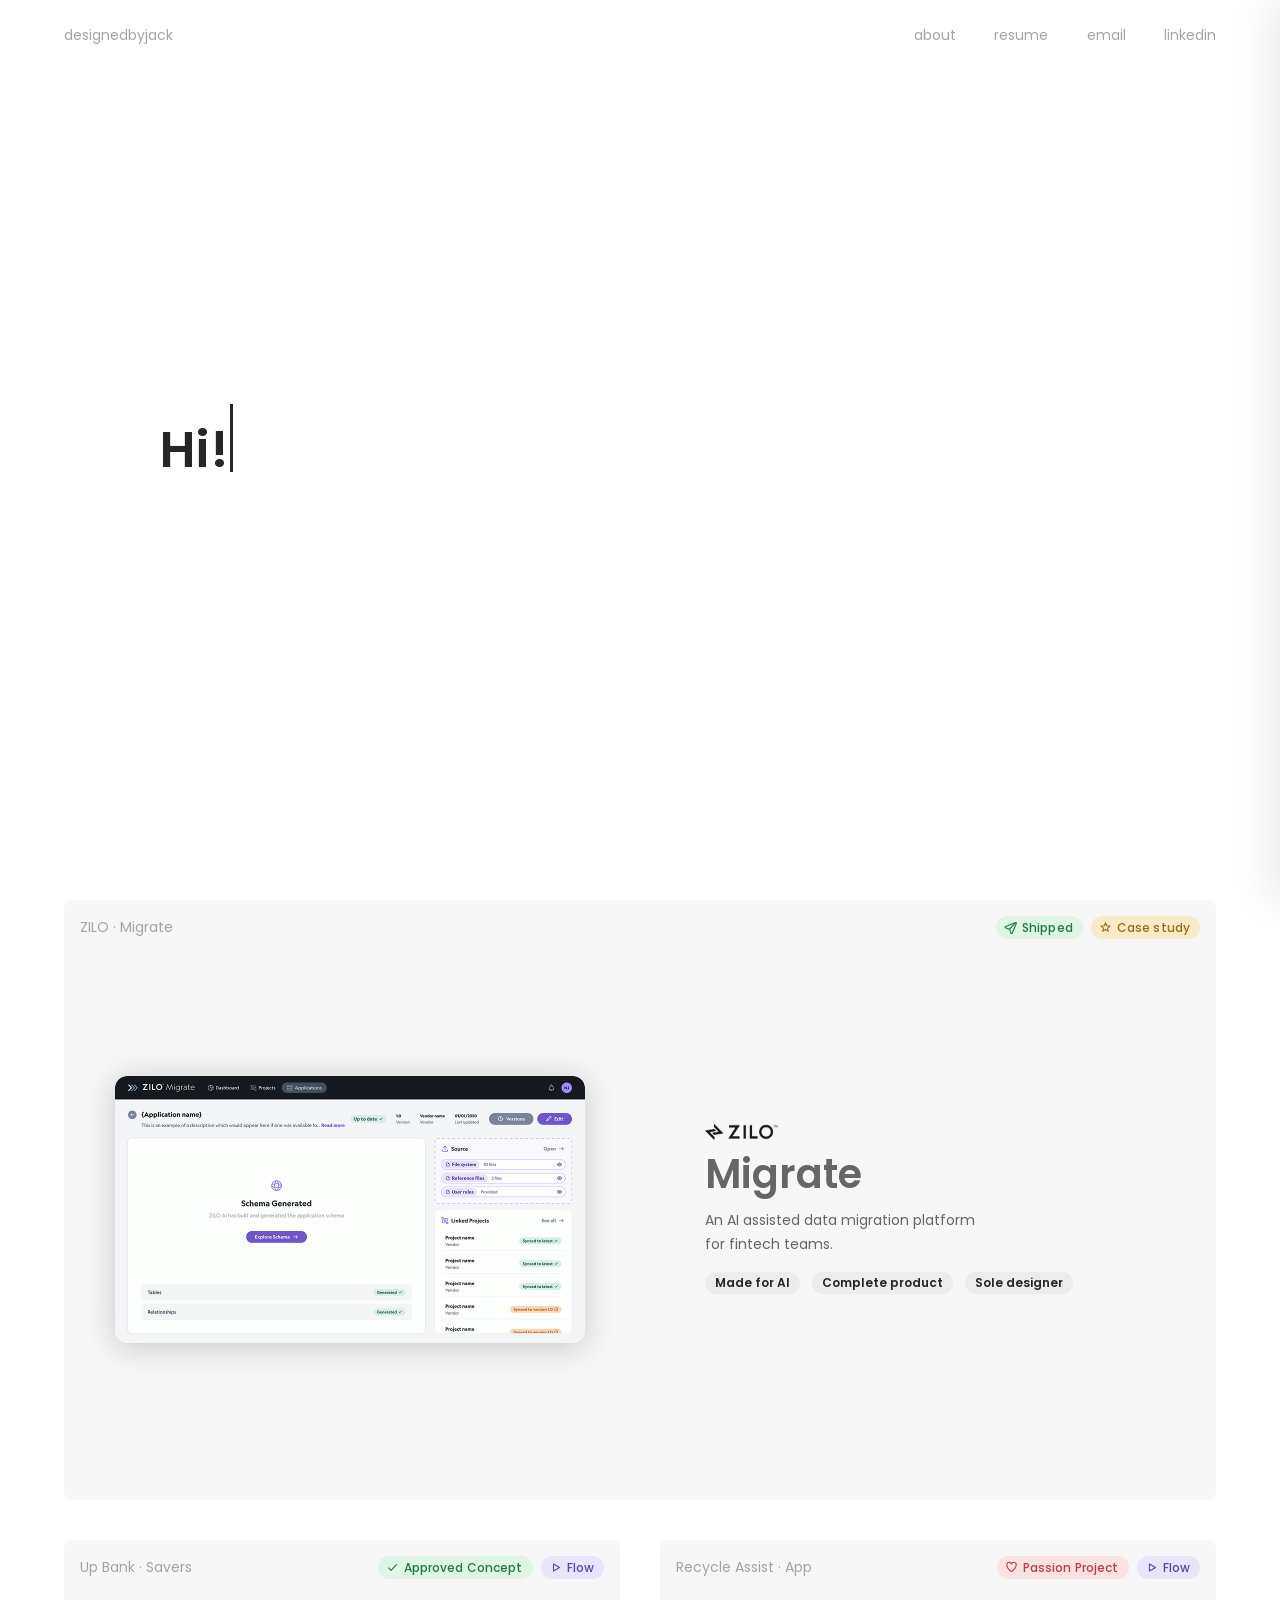
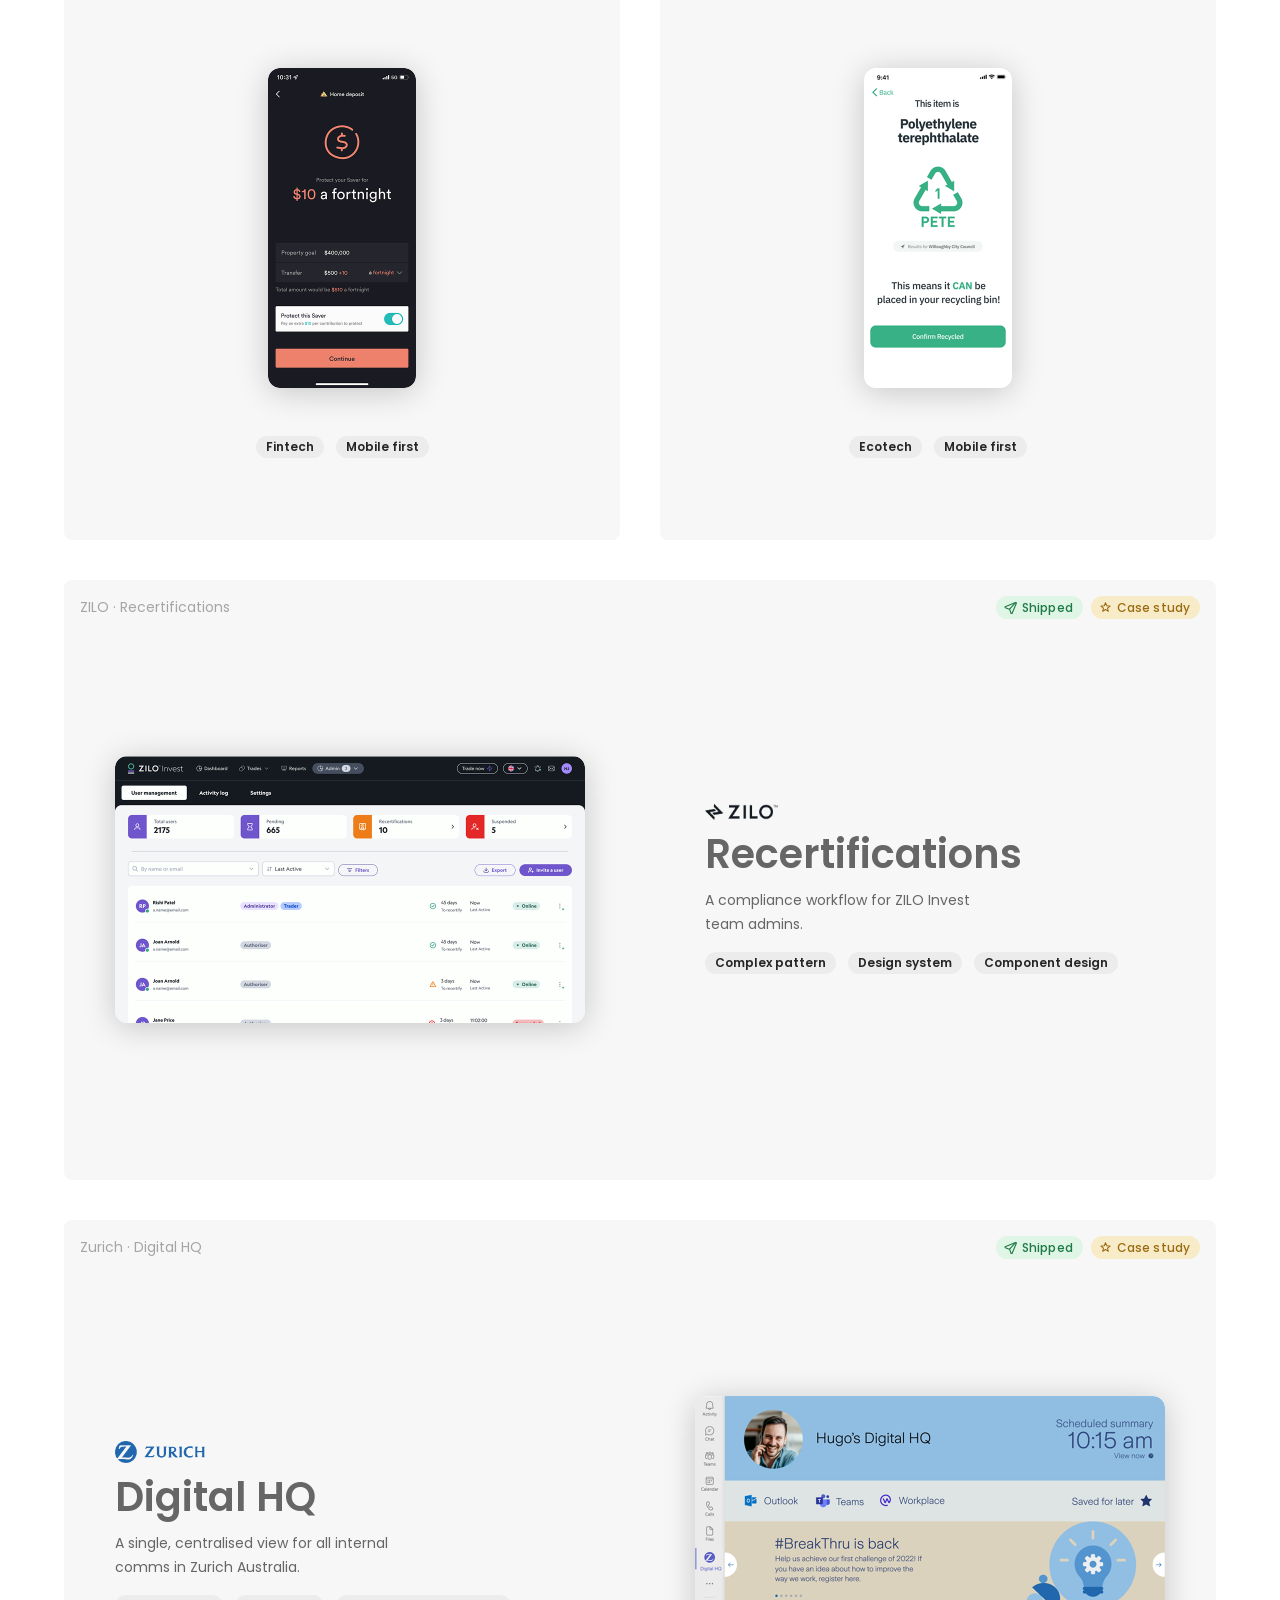
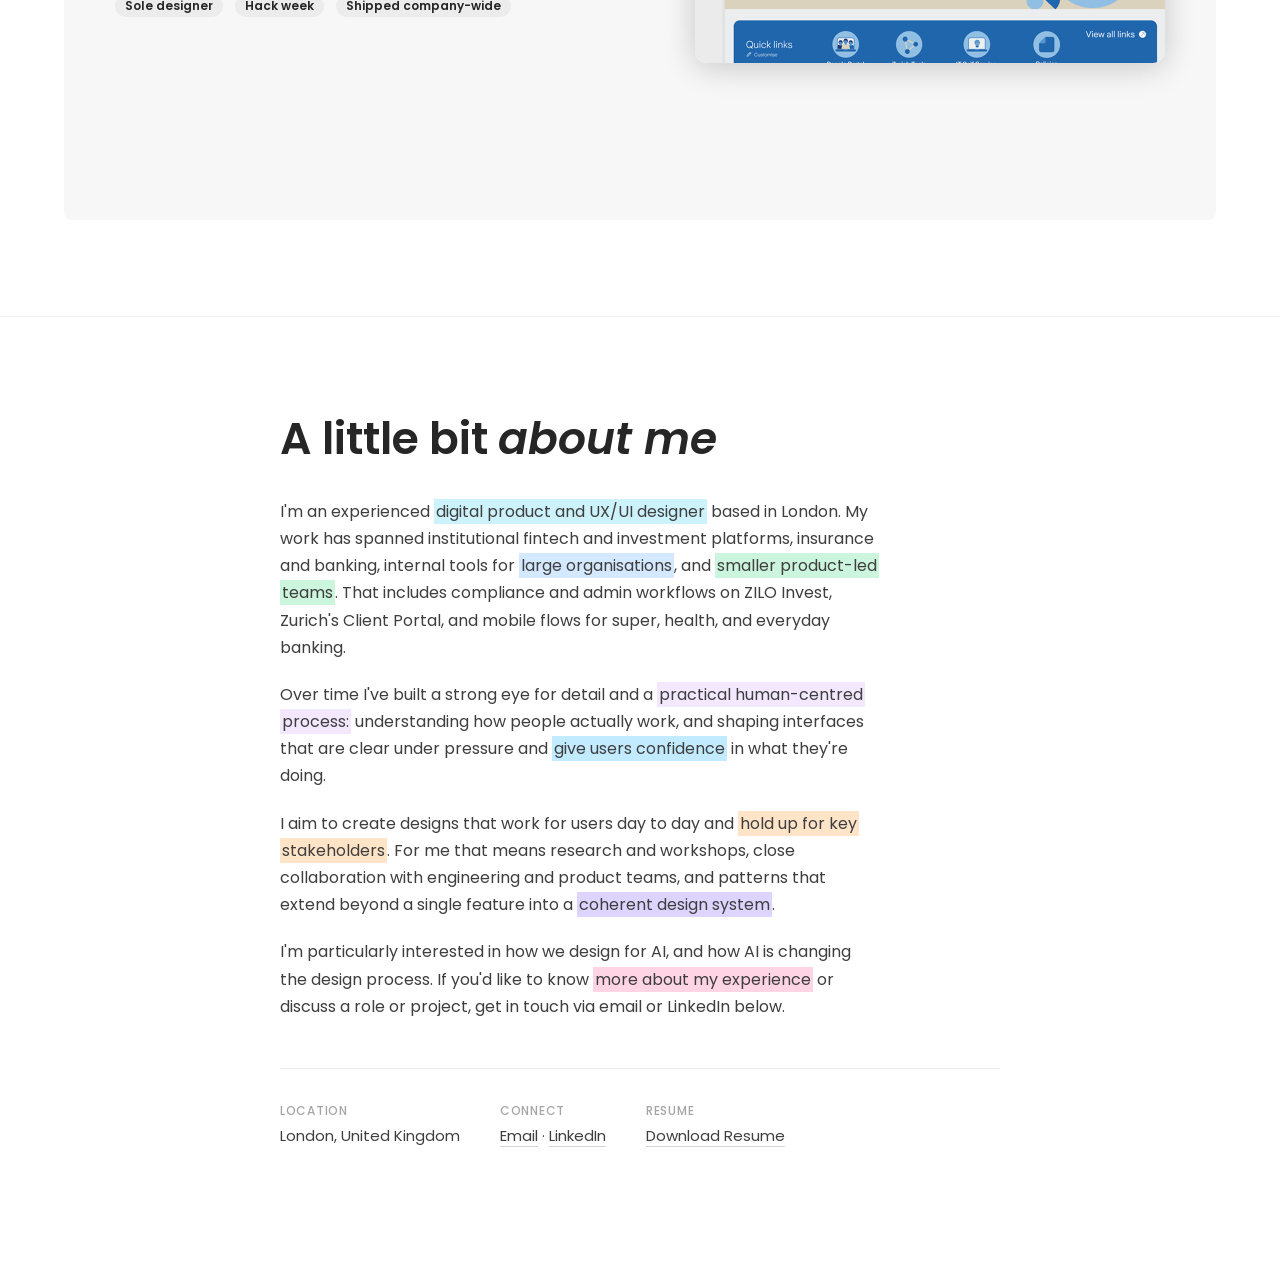
<file: index.html>
<!DOCTYPE html>
<html lang="en">
<head>
 <meta charset="UTF-8">
 <meta name="viewport" content="width=device-width, initial-scale=1.0">
  <title>Jack Morgan | Product Designer</title>
  <meta name="description" content="Digital Product Designer based in London. Crafting clear, efficient tools for complex B2B platforms and AI native flows.">
  <meta property="og:title" content="Jack Morgan | Product Designer">
  <meta property="og:description" content="Digital Product Designer portfolio, UX case studies and design galleries.">
 <meta property="og:type" content="website">
 <link rel="preconnect" href="https://fonts.googleapis.com">
 <link rel="preconnect" href="https://fonts.gstatic.com" crossorigin>
 <link href="https://fonts.googleapis.com/css2?family=Poppins:wght@400;500;600;700&display=swap" rel="stylesheet">
 <link rel="stylesheet" href="css/style.css?v=gallery-no-icons">
 <link rel="icon" href="data:image/svg+xml,<svg xmlns='http://www.w3.org/2000/svg' viewBox='0 0 100 100'><text y='.9em' font-size='90'>J</text></svg>">
</head>
<body>
 <header class="site-header hero-chrome" aria-hidden="true">
 <a href="#top" class="site-header__brand">designedbyjack</a>
 <nav class="site-header__nav" aria-label="Site navigation">
 <a href="#about">about</a>
 <a href="/resume.pdf" download="Jack-Morgan-Resume.pdf">resume</a>
 <div class="site-header__connect">
  <div class="site-header__connect-tray">
   <a href="mailto:jackalexmorgan@gmail.com">email</a>
   <a href="https://www.linkedin.com/in/jack-morgan-b9568921" target="_blank" rel="noopener noreferrer">linkedin</a>
  </div>
  <button type="button" class="site-header__connect-toggle" aria-expanded="false">connect</button>
 </div>
 </nav>
 </header>

 <main class="home-panels">
 <section class="hero" id="top">
 <div class="hero__content" data-hero-shrink>
 <h1 class="hero__title" aria-live="polite">
 <span class="hero__line" id="hero-line-1-wrap">
 <span id="hero-line-1"></span>
 </span>
 <span class="hero__line" id="hero-line-2-wrap" hidden>
 <span id="hero-prefix"></span>
 </span><span class="hero__line" id="hero-line-3-wrap" hidden>
 <span id="hero-design"></span><mark class="hero__highlight" id="hero-rotating"></mark>
 </span>
 <span class="typewriter-cursor" id="hero-cursor" aria-hidden="true"></span>
 </h1>
 </div>
 <a href="#work" class="scroll-indicator hero-chrome" aria-hidden="true" aria-label="Scroll to work">
 <svg class="scroll-indicator__icon" viewBox="0 0 14 22" fill="none" aria-hidden="true">
 <path d="M7 2v11" stroke="currentColor" stroke-width="1.75" stroke-linecap="round"/>
 <path d="M3.5 10.5 7 14l3.5-3.5" stroke="currentColor" stroke-width="1.75" stroke-linecap="round" stroke-linejoin="round"/>
 </svg>
 </a>
 </section>

 <section class="work" id="work">
 <div class="work__inner">

 <a href="work/zilo-migrate/index.html" class="block block--case-study block--featured reveal" data-hover-color="#6f56cc">
 <div class="block__meta">
 <span class="block__label">
 <span class="block__label-full">ZILO · Migrate</span>
 <span class="block__label-short">Migrate</span>
 </span>
 <div class="block__badges">
 <span class="block__badge block__badge--shipped">
 <svg class="block__badge-icon" viewBox="0 0 16 16" fill="none" aria-hidden="true">
 <path d="M14.2 1.8 1.6 7.1c-.5.2-.5.9 0 1.1l5.3 1.9 1.9 5.3c.2.5.9.5 1.1 0l5.3-12.6c.2-.5-.3-1-.9-.8Z" stroke="currentColor" stroke-width="1.35" stroke-linejoin="round"/>
 <path d="M6.9 10.1 14 2.2" stroke="currentColor" stroke-width="1.35" stroke-linecap="round"/>
 </svg>
 Shipped
 </span>
 <span class="block__badge block__badge--case">
 <svg class="block__badge-icon" viewBox="0 0 16 16" fill="none" aria-hidden="true">
 <path d="m8 2.2 1.55 3.72 4.05.28-3.12 2.58.97 3.94L8 10.5l-3.45 2.22.97-3.94L2.4 6.2l4.05-.28L8 2.2Z" stroke="currentColor" stroke-width="1.3" stroke-linejoin="round"/>
 </svg>
 Case study
 </span>
 </div>
 </div>
 <div class="block__body">
 <div class="block__media">
 <div class="block__frame block__frame--case block__frame--swap">
 <img class="block__frame__img block__frame__img--default" src="images/work-grid/zilo-migrate.png" alt="ZILO Migrate, AI-assisted data migration dashboard">
 <img class="block__frame__img block__frame__img--hover" src="images/work-grid/hover/zilo-migrate.png" alt="" aria-hidden="true">
 </div>
 </div>
 <div class="block__copy">
 <p class="block__brand block__brand--logo">
 <img class="block__brand-logo block__brand-logo--zilo" src="images/brand/zilo-logo.svg" alt="ZILO" width="73" height="16">
 </p>
 <h2 class="block__title">Migrate</h2>
 <p class="block__desc">An AI assisted data migration platform for fintech teams.</p>
 <div class="block__tags">
 <span class="block__tag">Made for AI</span>
 <span class="block__tag">Complete product</span>
 <span class="block__tag">Sole designer</span>
 </div>
 </div>
 </div>
 </a>

 <div class="gallery-row">
 <a href="work/galleries/up-bank/index.html" class="block block--gallery block--featured reveal" data-hover-color="#FF705C">
 <div class="block__meta">
 <span class="block__label">
 <span class="block__label-full">Up Bank · Savers</span>
 <span class="block__label-short">Up Bank</span>
 </span>
 <div class="block__badges">
 <span class="block__badge block__badge--shipped">
 <svg class="block__badge-icon" viewBox="0 0 16 16" fill="none" aria-hidden="true">
 <path d="M3.2 8.4 6.3 11.5 12.8 4.5" stroke="currentColor" stroke-width="1.35" stroke-linecap="round" stroke-linejoin="round"/>
 </svg>
 Approved Concept
 </span>
 <span class="block__badge block__badge--prototype">
 <svg class="block__badge-icon" viewBox="0 0 16 16" fill="none" aria-hidden="true">
 <path d="M5.5 3.8v8.4L13 8 5.5 3.8Z" stroke="currentColor" stroke-width="1.35" stroke-linejoin="round"/>
 </svg>
 Flow
 </span>
 </div>
 </div>
 <div class="block__body block__body--gallery">
 <div class="block__media">
 <div class="block__frame block__frame--phone block__frame--swap block__frame--hover-scale-3">
 <img class="block__frame__img block__frame__img--default" src="images/work-grid/up-bank-savers.png" alt="UP Bank Saver Protection, mobile app design">
 <img class="block__frame__img block__frame__img--hover" src="images/work-grid/hover/up-bank-savers.png" alt="" aria-hidden="true">
 </div>
 </div>
 <div class="block__tags">
 <span class="block__tag">Fintech</span>
 <span class="block__tag">Mobile first</span>
 </div>
 </div>
 </a>

 <a href="work/galleries/recycle-assist/index.html" class="block block--gallery block--featured reveal" data-hover-color="#38b186">
 <div class="block__meta">
 <span class="block__label">
 <span class="block__label-full">Recycle Assist · App</span>
 <span class="block__label-short">Recycle Assist</span>
 </span>
 <div class="block__badges">
 <span class="block__badge block__badge--passion">
 <svg class="block__badge-icon" viewBox="0 0 16 16" fill="none" aria-hidden="true">
 <path d="M8 13S2.5 9.2 2.5 5.8A2.9 2.9 0 0 1 8 3.6a2.9 2.9 0 0 1 5.5 2.2C13.5 9.2 8 13 8 13Z" stroke="currentColor" stroke-width="1.35" stroke-linejoin="round"/>
 </svg>
 Passion Project
 </span>
 <span class="block__badge block__badge--prototype">
 <svg class="block__badge-icon" viewBox="0 0 16 16" fill="none" aria-hidden="true">
 <path d="M5.5 3.8v8.4L13 8 5.5 3.8Z" stroke="currentColor" stroke-width="1.35" stroke-linejoin="round"/>
 </svg>
 Flow
 </span>
 </div>
 </div>
 <div class="block__body block__body--gallery">
 <div class="block__media">
 <div class="block__frame block__frame--phone block__frame--swap block__frame--hover-scale-3">
 <img class="block__frame__img block__frame__img--default" src="images/work-grid/recycle-assist.png" alt="Recycle Assist, mobile app design">
 <img class="block__frame__img block__frame__img--hover" src="images/work-grid/hover/recycle-assist.png" alt="" aria-hidden="true">
 </div>
 </div>
 <div class="block__tags">
 <span class="block__tag">Ecotech</span>
 <span class="block__tag">Mobile first</span>
 </div>
 </div>
 </a>
 </div>

 <a href="work/recertifications/index.html" class="block block--case-study block--featured reveal" data-hover-color="#6f56cc">
 <div class="block__meta">
 <span class="block__label">
 <span class="block__label-full">ZILO · Recerti&shy;fications</span>
 <span class="block__label-short">Recerti&shy;fications</span>
 </span>
 <div class="block__badges">
 <span class="block__badge block__badge--shipped">
 <svg class="block__badge-icon" viewBox="0 0 16 16" fill="none" aria-hidden="true">
 <path d="M14.2 1.8 1.6 7.1c-.5.2-.5.9 0 1.1l5.3 1.9 1.9 5.3c.2.5.9.5 1.1 0l5.3-12.6c.2-.5-.3-1-.9-.8Z" stroke="currentColor" stroke-width="1.35" stroke-linejoin="round"/>
 <path d="M6.9 10.1 14 2.2" stroke="currentColor" stroke-width="1.35" stroke-linecap="round"/>
 </svg>
 Shipped
 </span>
 <span class="block__badge block__badge--case">
 <svg class="block__badge-icon" viewBox="0 0 16 16" fill="none" aria-hidden="true">
 <path d="m8 2.2 1.55 3.72 4.05.28-3.12 2.58.97 3.94L8 10.5l-3.45 2.22.97-3.94L2.4 6.2l4.05-.28L8 2.2Z" stroke="currentColor" stroke-width="1.3" stroke-linejoin="round"/>
 </svg>
 Case study
 </span>
 </div>
 </div>
 <div class="block__body">
 <div class="block__media">
 <div class="block__frame block__frame--case block__frame--swap">
 <img class="block__frame__img block__frame__img--default" src="images/work-grid/recertifications.png" alt="User Recertifications, user management dashboard">
 <img class="block__frame__img block__frame__img--hover" src="images/work-grid/hover/recertifications.png" alt="" aria-hidden="true">
 </div>
 </div>
 <div class="block__copy">
 <p class="block__brand block__brand--logo">
 <img class="block__brand-logo block__brand-logo--zilo" src="images/brand/zilo-logo.svg" alt="ZILO" width="73" height="16">
 </p>
 <h2 class="block__title">Recertifications</h2>
 <p class="block__desc">A compliance workflow for ZILO Invest team admins.</p>
 <div class="block__tags">
 <span class="block__tag">Complex pattern</span>
 <span class="block__tag">Design system</span>
 <span class="block__tag">Component design</span>
 </div>
 </div>
 </div>
 </a>

 <a href="work/digital-hq/index.html" class="block block--case-study block--case-study-reverse block--featured reveal" data-hover-color="#2066ad">
 <div class="block__meta">
 <span class="block__label">
 <span class="block__label-full">Zurich · Digital HQ</span>
 <span class="block__label-short">Digital HQ</span>
 </span>
 <div class="block__badges">
 <span class="block__badge block__badge--shipped">
 <svg class="block__badge-icon" viewBox="0 0 16 16" fill="none" aria-hidden="true">
 <path d="M14.2 1.8 1.6 7.1c-.5.2-.5.9 0 1.1l5.3 1.9 1.9 5.3c.2.5.9.5 1.1 0l5.3-12.6c.2-.5-.3-1-.9-.8Z" stroke="currentColor" stroke-width="1.35" stroke-linejoin="round"/>
 <path d="M6.9 10.1 14 2.2" stroke="currentColor" stroke-width="1.35" stroke-linecap="round"/>
 </svg>
 Shipped
 </span>
 <span class="block__badge block__badge--case">
 <svg class="block__badge-icon" viewBox="0 0 16 16" fill="none" aria-hidden="true">
 <path d="m8 2.2 1.55 3.72 4.05.28-3.12 2.58.97 3.94L8 10.5l-3.45 2.22.97-3.94L2.4 6.2l4.05-.28L8 2.2Z" stroke="currentColor" stroke-width="1.3" stroke-linejoin="round"/>
 </svg>
 Case study
 </span>
 </div>
 </div>
 <div class="block__body">
 <div class="block__media">
 <div class="block__frame block__frame--case block__frame--swap">
 <img class="block__frame__img block__frame__img--default" src="images/work-grid/digital-hq.png" alt="Digital HQ, internal communications dashboard">
 <img class="block__frame__img block__frame__img--hover" src="images/work-grid/hover/digital-hq.png" alt="" aria-hidden="true">
 </div>
 </div>
 <div class="block__copy">
 <p class="block__brand block__brand--logo">
 <img class="block__brand-logo" src="images/brand/zurich-logo.svg" alt="Zurich" width="120" height="29">
 </p>
 <h2 class="block__title">Digital HQ</h2>
 <p class="block__desc">A single, centralised view for all internal comms in Zurich Australia.</p>
 <div class="block__tags">
 <span class="block__tag">Sole designer</span>
 <span class="block__tag">Hack week</span>
 <span class="block__tag">Shipped company-wide</span>
 </div>
 </div>
 </div>
 </a>

 </div>
 </section>

 <section class="about" id="about">
 <div class="about__float" id="about-float" aria-hidden="true">
 <img src="images/profile.jpg" alt="" width="250" height="250" decoding="async">
 </div>
 <div class="about__inner">
 <h2 class="about__heading reveal">A little bit <em>about me</em></h2>
        <p class="reveal">I'm an experienced <mark class="text-highlight text-highlight--cyan">digital product and UX/UI designer</mark> based in London. My work has spanned institutional fintech and investment platforms, insurance and banking, internal tools for <mark class="text-highlight text-highlight--blue">large organisations</mark>, and <mark class="text-highlight text-highlight--mint">smaller product-led teams</mark>. That includes compliance and admin workflows on ZILO Invest, Zurich's Client Portal, and mobile flows for super, health, and everyday banking.</p>
        <p class="reveal">Over time I've built a strong eye for detail and a <mark class="text-highlight text-highlight--lavender">practical human-centred process:</mark> understanding how people actually work, and shaping interfaces that are clear under pressure and <mark class="text-highlight text-highlight--sky">give users confidence</mark> in what they're doing.</p>
        <p class="reveal">I aim to create designs that work for users day to day and <mark class="text-highlight text-highlight--peach">hold up for key stakeholders</mark>. For me that means research and workshops, close collaboration with engineering and product teams, and patterns that extend beyond a single feature into a <mark class="text-highlight text-highlight--purple">coherent design system</mark>.</p>
        <p class="reveal">I'm particularly interested in how we design for AI, and how AI is changing the design process. If you'd like to know <mark class="text-highlight text-highlight--pink">more about my experience</mark> or discuss a role or project, get in touch via email or LinkedIn below.</p>
 <dl class="about__meta reveal">
 <div>
 <dt>Location</dt>
 <dd>London, United Kingdom</dd>
 </div>
 <div>
 <dt>Connect</dt>
 <dd><a href="mailto:jackalexmorgan@gmail.com">Email</a> · <a href="https://www.linkedin.com/in/jack-morgan-b9568921" target="_blank" rel="noopener noreferrer">LinkedIn</a></dd>
 </div>
 <div>
 <dt>Resume</dt>
 <dd><a href="/resume.pdf" download="Jack-Morgan-Resume.pdf">Download Resume</a></dd>
 </div>
 </dl>
 </div>
 </section>
 </main>

 <div class="case-panel" id="case-panel" aria-hidden="true">
 <div class="case-panel__scroll"></div>
 </div>

 <script src="js/cursor.js"></script>
 <script src="js/connect-nav.js?v=connect-nav-all"></script>
 <script src="js/about-float.js"></script>
 <script src="js/case-header-logo.js"></script>
 <script src="js/case-panel.js"></script>
 <script src="js/gallery-page.js?v=lightbox-gutters"></script>
 <script src="js/image-compare.js"></script>
 <script src="js/main.js?v=cursor-glue"></script>
</body>
</html>
</file>
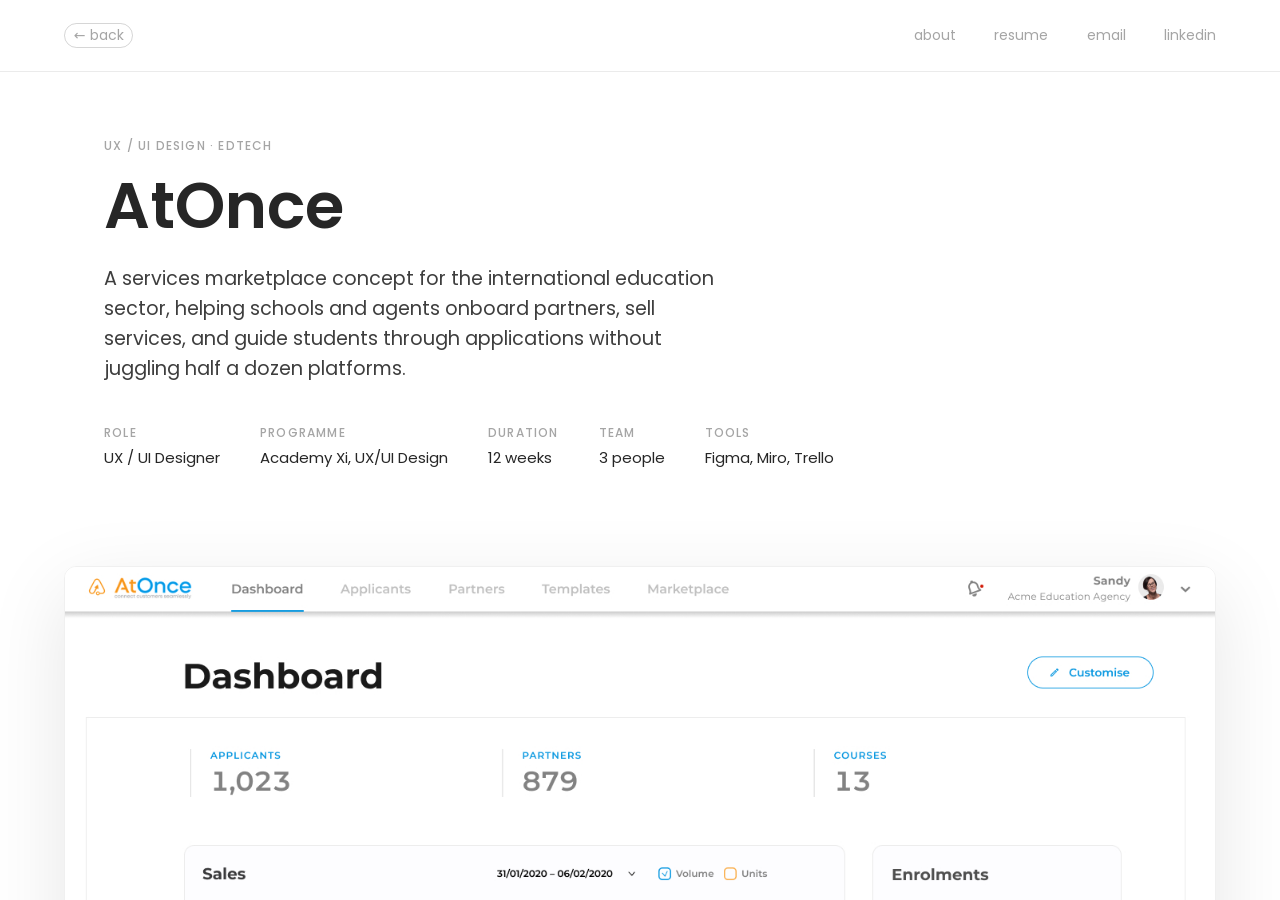
<file: work/atonce/index.html>
<!DOCTYPE html>
<html lang="en">
<head>
  <meta charset="UTF-8">
  <meta name="viewport" content="width=device-width, initial-scale=1.0">
  <title>AtOnce | Jack Morgan</title>
  <meta name="description" content="Case study: designing a services marketplace for international education, onboarding schools, agents, and students.">
  <meta property="og:title" content="AtOnce | Jack Morgan">
  <meta property="og:description" content="Academy Xi UX/UI project, a platform to connect education agents, schools, and international students.">
  <meta property="og:image" content="../../images/case-studies/atonce/dashboard.jpg">
  <link rel="preconnect" href="https://fonts.googleapis.com">
  <link rel="preconnect" href="https://fonts.gstatic.com" crossorigin>
  <link href="https://fonts.googleapis.com/css2?family=Poppins:wght@400;500;600&display=swap" rel="stylesheet">
  <link rel="stylesheet" href="../../css/style.css?v=case-gallery-nav">
  <link rel="icon" href="data:image/svg+xml,<svg xmlns='http://www.w3.org/2000/svg' viewBox='0 0 100 100'><text y='.9em' font-size='90'>J</text></svg>">
</head>
<body>
  <div class="case-panel case-panel--open" id="case-panel">
    <div class="case-panel__scroll">
      <div class="case-page">
    <header class="case-header">
      <a href="/index.html" class="case-back">← back</a>
                  <nav class="site-header__nav" aria-label="Site navigation">
                  <a href="/index.html#about">about</a>
                  <a href="/resume.pdf" download="Jack-Morgan-Resume.pdf">resume</a>
                  <div class="site-header__connect">
                   <div class="site-header__connect-tray">
                    <a href="mailto:jackalexmorgan@gmail.com">email</a>
                    <a href="https://www.linkedin.com/in/jack-morgan-b9568921" target="_blank" rel="noopener noreferrer">linkedin</a>
                   </div>
                   <button type="button" class="site-header__connect-toggle" aria-expanded="false">connect</button>
                  </div>
                  </nav>
    </header>

    <section class="case-hero">
      <p class="case-hero-tag case-hero-tag--atonce reveal">UX / UI Design · EdTech</p>
      <h1 class="reveal">AtOnce</h1>
      <p class="case-hero-sub reveal">A services marketplace concept for the international education sector, helping schools and agents onboard partners, sell services, and guide students through applications without juggling half a dozen platforms.</p>

      <dl class="case-meta reveal">
        <div class="case-meta-item">
          <dt>Role</dt>
          <dd>UX / UI Designer</dd>
        </div>
        <div class="case-meta-item">
          <dt>Programme</dt>
          <dd>Academy Xi, UX/UI Design</dd>
        </div>
        <div class="case-meta-item">
          <dt>Duration</dt>
          <dd>12 weeks</dd>
        </div>
        <div class="case-meta-item">
          <dt>Team</dt>
          <dd>3 people</dd>
        </div>
        <div class="case-meta-item">
          <dt>Tools</dt>
          <dd>Figma, Miro, Trello</dd>
        </div>
      </dl>
    </section>

    <div class="case-hero-image reveal">
      <img src="../../images/case-studies/atonce/dashboard.jpg" alt="AtOnce dashboard showing marketplace, applicants, and partner management">
    </div>

    <div class="case-body">
      <section class="case-section reveal">
        <p class="section-label">01 — The brief</p>
        <h2>A marketplace for <em>education services</em></h2>
        <p>AtOnce was pitched as a services marketplace: a place where organisations could connect consumers to services through a transparent, multi-party platform. For this project, the focus narrowed to international education: schools and financial services providers on one side, education agents and students on the other.</p>
        <p>The core question was practical: what interface and journey gives wholesalers and retailers the simplest path to onboard, sell services, and keep applications moving? Students applying from overseas face language barriers, time-zone gaps, and a tangle of forms. Agents are stuck switching between platforms. Schools spend too long collating documents. AtOnce was meant to reduce all three.</p>

        <div class="image-block">
          <img src="../../images/case-studies/atonce/project-canvas.png" alt="AtOnce project canvas, problem statements, pain points, and proposed solution">
          <p class="image-caption">Project canvas: pain points, problem statements, and proposed outcomes mapped at the start of the project.</p>
        </div>
      </section>

      <section class="case-section reveal">
        <p class="section-label">02 — Discover</p>
        <h2>Understanding agents, <em>schools, and students</em></h2>
        <p>We started with qualitative and quantitative research, user interviews to hear how agents and school staff actually worked day to day, plus surveys and polls to test whether those patterns held at scale. The same themes kept surfacing: too much admin, too many errors, too many places to check for application status.</p>
        <p>I mapped existing journeys to see where handoffs broke down between enrolment offices, agents, and students in different time zones. That gave us a baseline before we looked at what competitors were doing.</p>

        <div class="research-steps">
          <div class="research-step">
            <h3>User interviews</h3>
            <p>Conversations with education agents and school administrators about how they onboard partners and manage student applications today.</p>
          </div>
          <div class="research-step">
            <h3>Surveys &amp; polls</h3>
            <p>Broader validation of the pain points we'd heard, language barriers, platform fragmentation, and delays caused by time differences.</p>
          </div>
          <div class="research-step">
            <h3>User flows</h3>
            <p>Documented how new users moved through setup and onboarding in the current (fragmented) experience.</p>
          </div>
        </div>

        <p><strong>Competitive analysis.</strong> We reviewed Cohortgo, Edvisor, and ApplyBoard to see how they handled agent onboarding, application tracking, and student-facing flows. Cohortgo was strong on payments and agent management but didn't cover enrolments. Edvisor and ApplyBoard each had useful patterns, particularly around dashboard density and how much status visibility agents expected, but none solved the whole problem.</p>

        <div class="competitor-grid">
          <img src="../../images/case-studies/atonce/competitors/atonce.jpg" alt="Cohortgo competitor analysis, agent management and onboarding flows">
          <img src="../../images/case-studies/atonce/competitors/edvisor.jpg" alt="Edvisor competitor analysis">
          <img src="../../images/case-studies/atonce/competitors/applyboard.jpg" alt="ApplyBoard competitor analysis">
        </div>

        <div class="image-block">
          <img src="../../images/case-studies/atonce/user-flow-onboarding.jpg" alt="AtOnce new user onboarding flow diagram">
          <p class="image-caption">New user onboarding flow: mapped before wireframing.</p>
        </div>
      </section>

      <section class="case-section reveal">
        <p class="section-label">03 — Define</p>
        <h2>From research to <em>shared priorities</em></h2>
        <p>Interview notes and survey responses went into an affinity map so the team could see clusters instead of individual anecdotes. Two problem statements drove the rest of the project: students who feel overwhelmed applying from abroad need a clearer, faster path through services and documentation; agents who are tired of switching platforms need one place to manage clients end to end.</p>
        <p>I developed a schools-focused persona, Sofia, who manages enrolments for an English language school in Sydney, to keep decisions grounded. She processes around 30 applications a month, tracks most of her work in Excel, and is tired of missing details, time-zone delays, and re-entering the same student information across systems.</p>

        <div class="image-block">
          <img src="../../images/case-studies/atonce/affinity-map.png" alt="Affinity map clustering research findings for AtOnce">
          <p class="image-caption">Affinity map: synthesising interview and survey findings into themes.</p>
        </div>

        <div class="image-block">
          <img src="../../images/case-studies/atonce/persona.jpg" alt="Schools persona for AtOnce, goals, frustrations, and context">
          <p class="image-caption">Schools persona: used to evaluate layout and workflow decisions.</p>
        </div>
      </section>

      <section class="case-section reveal">
        <p class="section-label">04 — Develop</p>
        <h2>Flows, structure, and <em>mid-fi wireframes</em></h2>
        <p>With the problem space defined, I worked through setup flows for new organisations, information architecture for the main product areas, and card sorting with the team to agree what belonged in primary navigation versus secondary settings.</p>
        <p>Mid-fidelity wireframes tested the dashboard, marketplace, applicant management, and form-builder concepts before any visual polish. The goal was to validate structure: could a school admin find an applicant, invite a partner, and edit a template without getting lost?</p>

        <div class="image-block">
          <img src="../../images/case-studies/atonce/user-flow-setup.jpg" alt="AtOnce new user setup flow diagram">
          <p class="image-caption">Setup flow: organisation configuration before day-to-day use.</p>
        </div>

        <div class="wireframe-grid">
          <img src="../../images/case-studies/atonce/wireframes/slide-1.jpeg" alt="AtOnce wireframe, dashboard concept">
          <img src="../../images/case-studies/atonce/wireframes/slide-2.jpeg" alt="AtOnce wireframe, marketplace concept">
          <img src="../../images/case-studies/atonce/wireframes/slide-3.jpeg" alt="AtOnce wireframe, applicants list">
          <img src="../../images/case-studies/atonce/wireframes/slide-4.jpeg" alt="AtOnce wireframe, partner invite">
          <img src="../../images/case-studies/atonce/wireframes/slide-5.jpeg" alt="AtOnce wireframe, form builder">
          <img src="../../images/case-studies/atonce/wireframes/slide-6.jpeg" alt="AtOnce wireframe, template editing">
        </div>
        <p class="image-caption">Mid-fidelity wireframes: six core screens explored before hi-fi design.</p>
      </section>

      <section class="case-section reveal">
        <p class="section-label">05 — Deliver</p>
        <h2>Hi-fi prototype across <em>the full platform</em></h2>
        <p>The final designs covered login and onboarding, a dashboard for daily overview, marketplace and partner management, applicant tracking, template libraries, and a form builder for custom application questions. Accessibility was a constraint throughout, iconography, dropdowns, language, and screen-reader compatibility all had to be considered alongside cost limits on assets.</p>
        <p>This was a concept delivered as part of my Academy Xi coursework, not a shipped product, but the process mirrored a real engagement: research, synthesis, iterative wireframes, and a clickable prototype ready for stakeholder review.</p>

        <div class="prototype-grid">
          <img src="../../images/case-studies/atonce/prototype/marketplace.jpg" alt="AtOnce marketplace, browsing available services">
          <img src="../../images/case-studies/atonce/prototype/applicants.jpg" alt="AtOnce applicants view">
          <img src="../../images/case-studies/atonce/prototype/partners.jpg" alt="AtOnce partners management">
          <img src="../../images/case-studies/atonce/prototype/templates.jpg" alt="AtOnce application templates">
          <img src="../../images/case-studies/atonce/prototype/edit-form.jpg" alt="AtOnce form builder, editing questions">
          <img src="../../images/case-studies/atonce/prototype/onboarding.jpg" alt="AtOnce onboarding screen">
        </div>
      </section>

      <section class="case-section reveal">
        <p class="section-label">06 — Outcome</p>
        <h2>What the project <em>taught me</em></h2>
        <p>AtOnce was my first end-to-end UX project, from canvas and interviews through to hi-fi screens, and it set the pattern for how I still work: map the ecosystem first, let research argue against your assumptions, and don't reach for visual design until the flows survive a wireframe conversation.</p>
        <p>The education domain added complexity I hadn't dealt with before: multiple user types with different goals, compliance undertones, and accessibility requirements that couldn't be an afterthought. Balancing agent efficiency with student clarity was the through-line of every iteration.</p>

        <div class="outcome-grid">
          <div class="outcome-card">
            <h3>Full double-diamond process</h3>
            <p>Discover, define, develop, and deliver, with research artefacts, personas, and prototypes at each stage.</p>
          </div>
          <div class="outcome-card">
            <h3>Multi-sided platform</h3>
            <p>Designed for schools, agents, and students, each with different entry points into the same marketplace.</p>
          </div>
          <div class="outcome-card">
            <h3>Form builder &amp; templates</h3>
            <p>Custom application flows so organisations could adapt questions without developer support.</p>
          </div>
          <div class="outcome-card">
            <h3>Accessibility-aware</h3>
            <p>Constraints around iconography, language, and assistive technology shaped decisions from wireframes onward.</p>
          </div>
        </div>
      </section>
    </div>

    <footer class="case-footer">
      <p>See also: <em><a href="../digital-hq/index.html" data-hover-color="#2066ad">Digital HQ</a></em> · <em><a href="../galleries/insurance-dashboard/index.html" data-hover-color="#ffcf00">Insurance Dashboard</a></em></p>
      <p class="case-footer-sub">Interested in working together?</p>
      <div class="case-footer-links">
        <a href="/index.html">Back home</a>
        <a href="https://www.linkedin.com/in/jack-morgan-b9568921" target="_blank" rel="noopener noreferrer">LinkedIn</a>
        <a href="mailto:jackalexmorgan@gmail.com">Email</a>
      </div>
    </footer>
  </div>
    </div>
  </div>
<script src="../../js/cursor.js"></script>
<script src="../../js/connect-nav.js?v=connect-nav-all"></script>
<script src="../../js/case-panel.js"></script>
</body>
</html>
</file>
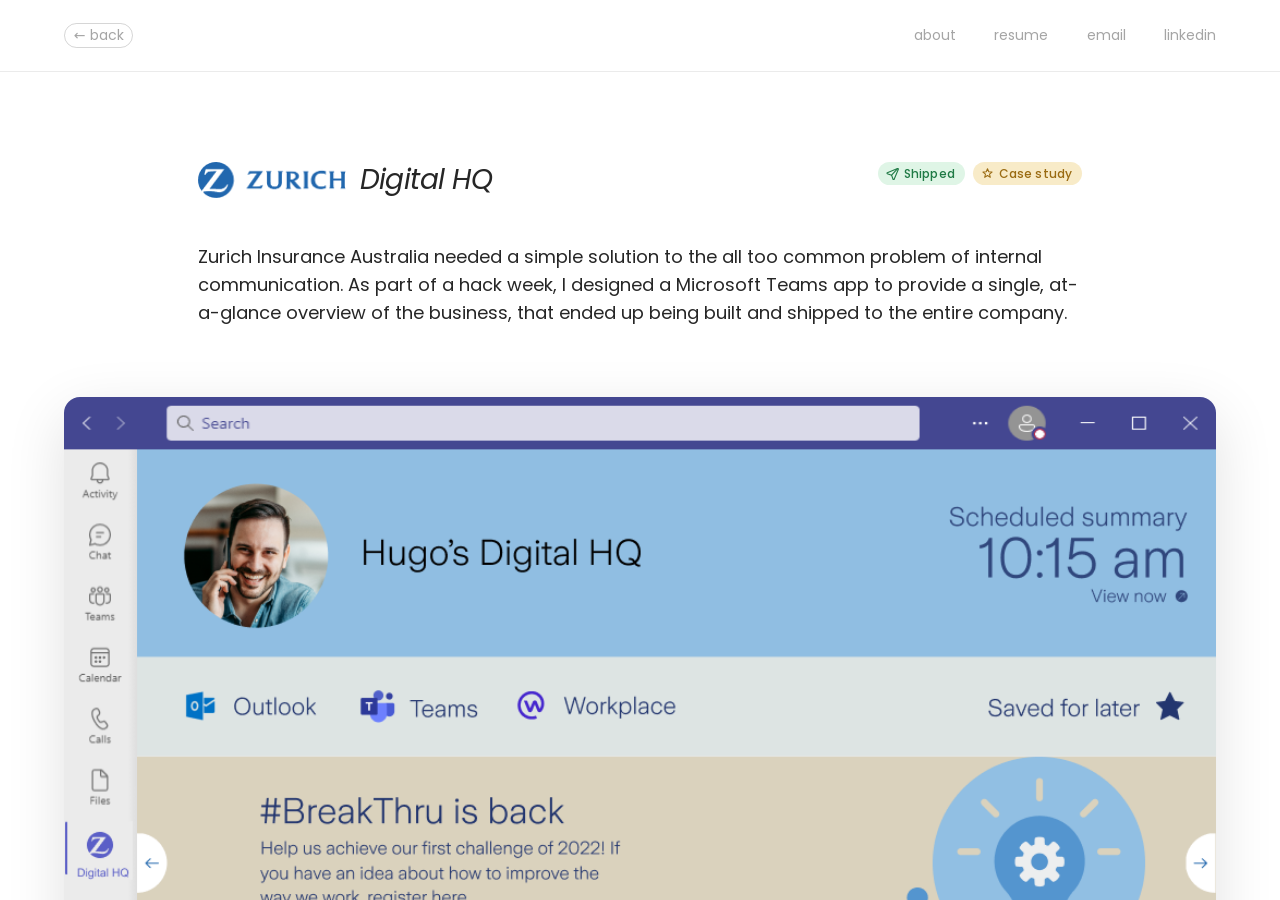
<file: work/digital-hq/index.html>
<!DOCTYPE html>
<html lang="en">
<head>
  <meta charset="UTF-8">
  <meta name="viewport" content="width=device-width, initial-scale=1.0">
  <title>Digital HQ | Jack Morgan</title>
  <meta name="description" content="Case study: designing a centralised internal communications hub in Microsoft Teams for Zurich Insurance Australia.">
  <meta property="og:title" content="Digital HQ | Jack Morgan">
  <meta property="og:description" content="Hack week project that became the Teams landing page for every Zurich employee in Australia.">
  <meta property="og:image" content="../../images/case-studies/digital-hq/hq-in-teams.png">
  <link rel="preconnect" href="https://fonts.googleapis.com">
  <link rel="preconnect" href="https://fonts.gstatic.com" crossorigin>
  <link href="https://fonts.googleapis.com/css2?family=Poppins:ital,wght@0,300;0,400;0,500;0,600;1,400&display=swap" rel="stylesheet">
  <link rel="stylesheet" href="../../css/style.css?v=case-gallery-nav">
  <link rel="icon" href="data:image/svg+xml,<svg xmlns='http://www.w3.org/2000/svg' viewBox='0 0 100 100'><text y='.9em' font-size='90'>J</text></svg>">
</head>
<body>
  <div class="case-panel case-panel--open" id="case-panel">
    <div class="case-panel__scroll">
      <div class="case-page case-page--editorial case-page--product case-page--digital-hq">
    <header class="case-header case-header--sticky-logo">
      <div class="case-header__start">
        <a href="/index.html" class="case-back">← back</a>
        <a href="#top" class="case-header__logo-link" aria-label="Back to top">
          <img
            class="case-header__logo"
            src="../../images/brand/zurich-logo.svg"
            alt=""
            width="120"
            height="29"
            aria-hidden="true"
          >
        </a>
      </div>
      <nav class="site-header__nav" aria-label="Site navigation">
      <a href="/index.html#about">about</a>
      <a href="/resume.pdf" download="Jack-Morgan-Resume.pdf">resume</a>
      <div class="site-header__connect">
       <div class="site-header__connect-tray">
        <a href="mailto:jackalexmorgan@gmail.com">email</a>
        <a href="https://www.linkedin.com/in/jack-morgan-b9568921" target="_blank" rel="noopener noreferrer">linkedin</a>
       </div>
       <button type="button" class="site-header__connect-toggle" aria-expanded="false">connect</button>
      </div>
      </nav>
    </header>

    <section class="case-hero case-hero--product">
      <div class="case-hero__title-row reveal">
        <h1 class="case-hero__product case-hero__product--lockup" data-header-logo-sentinel>
          <img
            class="case-hero__logo-img"
            src="../../images/brand/zurich-logo.svg"
            alt=""
            width="148"
            height="36"
            aria-hidden="true"
          >
          <span class="case-hero__product-name">Digital HQ</span>
        </h1>
        <div class="block__badges">
          <span class="block__badge block__badge--shipped">
            <svg class="block__badge-icon" viewBox="0 0 16 16" fill="none" aria-hidden="true">
              <path d="M14.2 1.8 1.6 7.1c-.5.2-.5.9 0 1.1l5.3 1.9 1.9 5.3c.2.5.9.5 1.1 0l5.3-12.6c.2-.5-.3-1-.9-.8Z" stroke="currentColor" stroke-width="1.35" stroke-linejoin="round"/>
              <path d="M6.9 10.1 14 2.2" stroke="currentColor" stroke-width="1.35" stroke-linecap="round"/>
            </svg>
            Shipped
          </span>
          <span class="block__badge block__badge--case">
            <svg class="block__badge-icon" viewBox="0 0 16 16" fill="none" aria-hidden="true">
              <path d="m8 2.2 1.55 3.72 4.05.28-3.12 2.58.97 3.94L8 10.5l-3.45 2.22.97-3.94L2.4 6.2l4.05-.28L8 2.2Z" stroke="currentColor" stroke-width="1.3" stroke-linejoin="round"/>
            </svg>
            Case study
          </span>
        </div>
      </div>

      <p class="case-hero-sub reveal">Zurich Insurance Australia needed a simple solution to the all too common problem of internal communication. As part of a hack week, I designed a Microsoft Teams app to provide a single, at-a-glance overview of the business, that ended up being built and shipped to the entire company.</p>
    </section>

    <div class="case-hero-image reveal">
      <img src="../../images/case-studies/digital-hq/hq-in-teams.png" alt="Digital HQ dashboard integrated into Microsoft Teams with news, schedule, and feeds">
    </div>

    <div class="case-body">
      <section class="case-section reveal">
        <p class="section-label">01 — The brief</p>
        <h2>Too many channels, <em>not enough clarity</em></h2>
        <p>The hack week brief started with a "how might we" question: how could Zurich Australia create a more integrated, efficient way for people to communicate internally? I joined as the UX designer on a diverse team pulled together from across the business.</p>
        <p>We spent the first couple of days just mapping how communication actually worked. We explored everything from Teams channels, to Outlook inboxes, to Workplace posts, the intranet, and even the public website. We quickly discovered there was lots of overlap, lots of duplication, and no single place that told you what mattered today.</p>
        <p>Doing this helped us narrow down a clear problem statement we could design against: employees were doing a daily scavenger hunt every morning just to feel caught up.</p>
      </section>

      <section class="case-section reveal">
        <p class="section-label">02 — Research</p>
        <h2>A week of <em>listening first</em></h2>
        <p>Hack weeks move fast, but to ensure what we built actually met the needs of our users and the organisation, we needed our decisions to be grounded in research. As the team's user experience expert, I led a UX research initiative that saw me running internal interviews with Zurich employees to understand their morning routines and where communication broke down. I also spoke to people at other companies who'd tackled similar problems, including someone at Salesforce who described how a consolidated comms view had simplified things on their side. That external conversation was useful. It didn't give us a template to copy, but it confirmed we weren't chasing a niche problem.</p>
        <p>Beyond that, the research would also involve the following:</p>

        <div class="research-steps">
          <div class="research-step">
            <h3>Discovery workshops</h3>
            <p>Kick-off sessions with the hack week team to explore the problem statement and generate early ideas together.</p>
          </div>
          <div class="research-step">
            <h3>User interviews</h3>
            <p>One-on-ones with employees across the business about how they communicate day to day, and what slows them down.</p>
          </div>
          <div class="research-step">
            <h3>Empathy mapping</h3>
            <p>I ran the team through an empathy mapping exercise so we had a shared picture of who we were designing for.</p>
          </div>
          <div class="research-step">
            <h3>Card sorting</h3>
            <p>We grouped findings from interviews and workshops into themes, helping to cut through the noise and identify key areas for us to work on.</p>
          </div>
          <div class="research-step">
            <h3>Personas</h3>
            <p>I created a series of user personas based on what we'd heard. These helped show a clear split in our target audience, where some wanted everything in one place; while others were wary of yet another channel.</p>
          </div>
          <div class="research-step">
            <h3>User journeys</h3>
            <p>Journey maps for the current morning routine, and sketches of how a centralised view might change it.</p>
          </div>
        </div>
      </section>

      <section class="case-section case-section--design">
        <p class="section-label reveal">03 — Design</p>

        <div class="design-test">
          <article class="design-test__item design-test__item--stacked reveal">
            <div class="design-test__copy">
              <h3>Meet people where they <em>already are</em></h3>
              <p>One thing kept coming up in interviews: most people opened Teams first thing in the morning. Before even Outlook or the intranet. Clearly there could be an opportunity here.</p>
              <p>With our research in hand, we undertook ideation workshops to generate and decide on potential solutions. As the designer I then took on the role of sketching the leading solutions to help the team visualise them. This ultimately led to our concept: a "Digital HQ" that lived inside Teams and pulled all the important stuff into one screen. The stuff in question would be news, your calendar, quick links to the tools you use constantly, feeds from the channels you care about.</p>
              <p>The catch was that it had to be worth opening. A clear theme from our research was that if the view wasn't genuinely useful, it would just become another tab people ignored, so it was critical to consider this as I proceeded to the wire-framing stage.</p>
            </div>
            <div class="design-test__media">
              <figure>
                <img src="../../images/case-studies/digital-hq/sketch.jpg" alt="Early wireframe sketch showing the Digital HQ page structure">
                <figcaption>Early wireframe: mapping the page structure before visual design</figcaption>
              </figure>
            </div>
          </article>

          <article class="design-test__item design-test__item--stacked reveal">
            <div class="design-test__copy">
              <h3>Getting the structure <em>right before the polish</em></h3>
              <p>To create the mockups for the Digital HQ, I considered what employees had told us they typically checked first thing on a given morning: a personalised header, app shortcuts, a banner area for company announcements, quick links, a "My Day" schedule panel, news, and configurable feeds at the bottom.</p>
              <p>I brought these back to the team and kept iterating based on feedback from different parts of the business, including Comms who had opinions about the banner, and IT cared about which quick links made the cut. This feedback was both expected and useful, and helped me to shape the designs to ensure they were meeting needs from across the business.</p>
              <p>Once the structure felt solid, I built prototypes and ran testing sessions with employees matched to the personas we'd developed. People reacted well to having their schedule and news on the same screen. The feeds section needed the most refinement (too many columns felt overwhelming, too few felt incomplete), and thus we landed on the three customisable feeds with scrollable content.</p>
            </div>
          </article>

          <article class="design-test__item design-test__item--stacked reveal">
            <div class="design-test__copy">
              <h3>A morning view that <em>pulls everything together</em></h3>
              <p>The finished design uses Zurich's brand language and sits natively inside Teams as a pinned app. It provides each employee with a customised view, showing their photo, their schedule and their feeds.</p>
              <p>The banner carousel then handles big company announcements, while quick links get people to People Portal, IT self-service, policies, and the other tools they use regularly (but often lose the links to!). Breaking news opens in a modal so you can read (or watch) without leaving the page.</p>
            </div>
            <div class="design-test__media">
              <div class="design-test__stack">
                <figure>
                  <img src="../../images/case-studies/digital-hq/digital-hq.jpg" alt="Final Digital HQ dashboard design with schedule, news, and feeds">
                  <figcaption>The finished dashboard featuring a personalised header, banner, quick links, schedule, news, and feeds.</figcaption>
                </figure>
                <figure>
                  <img src="../../images/case-studies/digital-hq/modal-open.png" alt="Breaking news modal with video player inside Digital HQ">
                  <figcaption>Breaking news opens in a focused modal with video, sharing, and Workplace integration.</figcaption>
                </figure>
                <figure>
                  <img src="../../images/case-studies/digital-hq/desktop.png" alt="Digital HQ shown on a Windows desktop inside Microsoft Teams">
                  <figcaption>Digital HQ in context: the Teams app employees see when they start their day.</figcaption>
                </figure>
              </div>
            </div>
          </article>
        </div>
      </section>

      <section class="case-section reveal">
        <p class="section-label">04 — Outcome</p>
        <h2>From hack week sketch to <em>company-wide rollout</em></h2>
        <p>Our project was selected for further funding after hack week, which doesn't happen to every team, and I think highlights how my team successfully took a user needs driven approach, that offered a real solution to genuine problems faced by everyday Zurich employees.</p>
        <p>The designs I produced during the week became the foundation for what was built and shipped, and Digital HQ is now the landing page on Microsoft Teams for every Zurich employee in Australia.</p>
        <p>Looking back, the thing that made it work was picking one entry point (Teams) and designing something people would actually want to open before their first meeting. The research-heavy start of the week earned us the right to move fast on design later in the week.</p>

        <div class="outcome-grid outcome-grid--digital-hq">
          <div class="outcome-card">
            <h3>Selected for funding</h3>
            <p>The hack week team’s project was chosen for further development out of all the week’s submissions.</p>
          </div>
          <div class="outcome-card">
            <h3>Shipped to all of Australia</h3>
            <p>Digital HQ went from week-one wireframes to the default Teams landing page for Zurich Australia employees.</p>
          </div>
          <div class="outcome-card">
            <h3>One morning routine</h3>
            <p>News, schedule, quick links, and team feeds in a single view. Replacing the daily check across multiple channels.</p>
          </div>
          <div class="outcome-card">
            <h3>Efficient research</h3>
            <p>Personas, journeys, interviews, and card sorting in five days. With enough rigour to design with confidence, but not too much to slow the team down.</p>
          </div>
        </div>
      </section>
    </div>

    <footer class="case-footer">
      <p>See also: <em><a href="../zilo-migrate/index.html" data-hover-color="#6f56cc">ZILO Migrate</a></em> · <em><a href="../recertifications/index.html" data-hover-color="#6f56cc">User Recertifications</a></em></p>
      <p class="case-footer-sub">Interested in working together?</p>
      <div class="case-footer-links">
        <a href="/index.html">Back home</a>
        <a href="https://www.linkedin.com/in/jack-morgan-b9568921" target="_blank" rel="noopener noreferrer">LinkedIn</a>
        <a href="mailto:jackalexmorgan@gmail.com">Email</a>
      </div>
    </footer>
  </div>
    </div>
  </div>
<script src="../../js/cursor.js"></script>
<script src="../../js/connect-nav.js?v=connect-nav-all"></script>
<script src="../../js/case-header-logo.js"></script>
<script src="../../js/case-panel.js"></script>
</body>
</html>
</file>
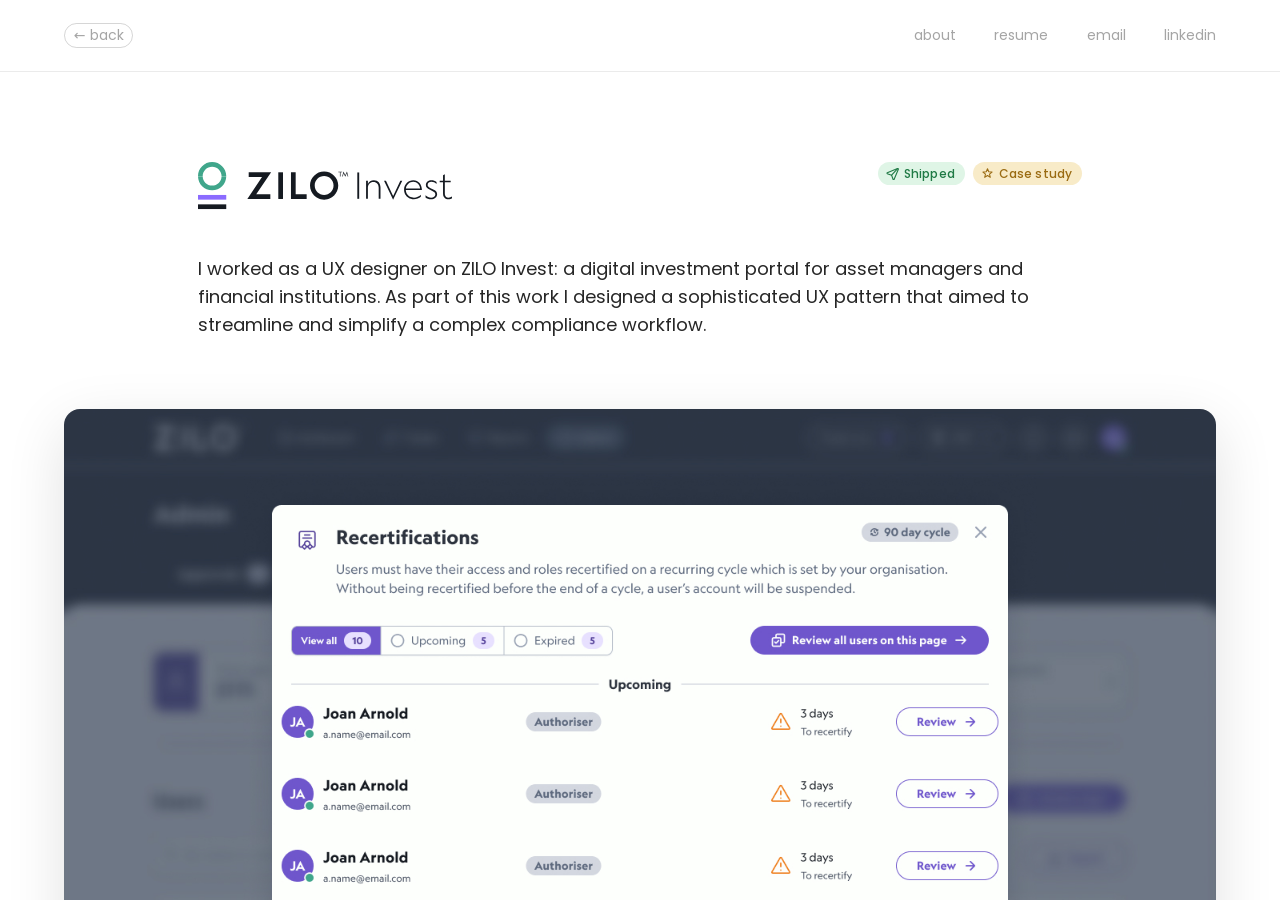
<file: work/recertifications/index.html>
<!DOCTYPE html>
<html lang="en">
<head>
  <meta charset="UTF-8">
  <meta name="viewport" content="width=device-width, initial-scale=1.0">
  <title>Recertifications | Jack Morgan</title>
  <meta name="description" content="Case study: designing a user recertification workflow for team administrators on ZILO Invest.">
  <meta property="og:title" content="Recertifications | Jack Morgan">
  <meta property="og:description" content="A sophisticated UX pattern to streamline a complex compliance workflow on ZILO Invest.">
  <meta property="og:image" content="../../images/case-studies/recertifications/recertifications-modal.jpg">
  <link rel="preconnect" href="https://fonts.googleapis.com">
  <link rel="preconnect" href="https://fonts.gstatic.com" crossorigin>
  <link href="https://fonts.googleapis.com/css2?family=Poppins:ital,wght@0,300;0,400;0,500;0,600;1,400&display=swap" rel="stylesheet">
  <link rel="stylesheet" href="../../css/style.css?v=case-gallery-nav">
  <link rel="icon" href="data:image/svg+xml,<svg xmlns='http://www.w3.org/2000/svg' viewBox='0 0 100 100'><text y='.9em' font-size='90'>J</text></svg>">
</head>
<body>
  <div class="case-panel case-panel--open" id="case-panel">
    <div class="case-panel__scroll">
      <div class="case-page case-page--editorial case-page--product case-page--recertifications">
    <header class="case-header case-header--sticky-logo">
      <div class="case-header__start">
        <a href="/index.html" class="case-back">← back</a>
        <a href="#top" class="case-header__logo-link" aria-label="Back to top">
          <img
            class="case-header__logo"
            src="../../images/case-studies/recertifications/invest-logo.svg"
            alt=""
            width="254"
            height="48"
            aria-hidden="true"
          >
        </a>
      </div>
      <nav class="site-header__nav" aria-label="Site navigation">
      <a href="/index.html#about">about</a>
      <a href="/resume.pdf" download="Jack-Morgan-Resume.pdf">resume</a>
      <div class="site-header__connect">
       <div class="site-header__connect-tray">
        <a href="mailto:jackalexmorgan@gmail.com">email</a>
        <a href="https://www.linkedin.com/in/jack-morgan-b9568921" target="_blank" rel="noopener noreferrer">linkedin</a>
       </div>
       <button type="button" class="site-header__connect-toggle" aria-expanded="false">connect</button>
      </div>
      </nav>
    </header>

    <section class="case-hero case-hero--product">
      <div class="case-hero__title-row reveal">
        <h1 class="case-hero__product">
          <img
            class="case-hero__logo-img"
            src="../../images/case-studies/recertifications/invest-logo.svg"
            alt="ZILO Invest — Recertifications"
            width="254"
            height="48"
            data-header-logo-sentinel
          >
        </h1>
        <div class="block__badges">
          <span class="block__badge block__badge--shipped">
            <svg class="block__badge-icon" viewBox="0 0 16 16" fill="none" aria-hidden="true">
              <path d="M14.2 1.8 1.6 7.1c-.5.2-.5.9 0 1.1l5.3 1.9 1.9 5.3c.2.5.9.5 1.1 0l5.3-12.6c.2-.5-.3-1-.9-.8Z" stroke="currentColor" stroke-width="1.35" stroke-linejoin="round"/>
              <path d="M6.9 10.1 14 2.2" stroke="currentColor" stroke-width="1.35" stroke-linecap="round"/>
            </svg>
            Shipped
          </span>
          <span class="block__badge block__badge--case">
            <svg class="block__badge-icon" viewBox="0 0 16 16" fill="none" aria-hidden="true">
              <path d="m8 2.2 1.55 3.72 4.05.28-3.12 2.58.97 3.94L8 10.5l-3.45 2.22.97-3.94L2.4 6.2l4.05-.28L8 2.2Z" stroke="currentColor" stroke-width="1.3" stroke-linejoin="round"/>
            </svg>
            Case study
          </span>
        </div>
      </div>

      <p class="case-hero-sub reveal">I worked as a UX designer on ZILO Invest: a digital investment portal for asset managers and financial institutions. As part of this work I designed a sophisticated UX pattern that aimed to streamline and simplify a complex compliance workflow.</p>
    </section>

    <div class="case-hero-image reveal">
      <img src="../../images/case-studies/recertifications/recertifications-modal.jpg" alt="Recertify user modal with roles, clients, and confirm actions">
    </div>

    <div class="case-body">
      <section class="case-section reveal">
        <p class="section-label">01 — The challenge</p>
        <h2>Every user certified, <em>every cycle</em></h2>
        <p>On ZILO Invest, a new compliance feature needed to be implemented that ensured every user on a team was certified. It would also require a recurring cycle of verification to ensure they remained properly certified to remain on these teams.</p>
        <p>This was important to get right, as this wasn't simply a matter of creating an efficient solution for the admins but also one of preventing serious security breaches. There was no existing feature to base this on, so I set out to identify the scope and place of this feature on the portal.</p>
      </section>

      <section class="case-section reveal">
        <p class="section-label">02 — Research</p>
        <h2>Grounding decisions in <em>real admin behaviour</em></h2>
        <p>I started by aligning with stakeholders on business and security requirements, then interviewed admins who had managed similar certification processes at scale.</p>
        <p>A stakeholder workshop consolidated findings into a shared understanding: admins need speed but the platform needed to be secure. This became a central part of the design brief.</p>
        <p>I then conducted competitor research, with the help of tools such as Mobbin, to help me find examples of existing solutions to similar workflows as well as best practice UX patterns relevant to this design.</p>

        <div class="learn-grid">
          <div class="learn-card">
            <h3>Deliberate actions</h3>
            <p>Bulk actions were essential due to the size of users potentially being dealt with at one time, but each user still needed an individual decision to ensure it had been authorised by an admin.</p>
          </div>
          <div class="learn-card">
            <h3>Visibility</h3>
            <p>Admins needed to be able to be made aware of any users who were approaching the recertification due date, but in a way that wasn't disruptive to their workflow.</p>
          </div>
          <div class="learn-card">
            <h3>Roles and clients</h3>
            <p>It was identified that during this process an admin would need to be aware of the roles and clients associated with that user, as these would be reviewed at that same time and would aid their decision making.</p>
          </div>
          <div class="learn-card">
            <h3>Removal</h3>
            <p>There would need to be a way to deal with users who were not to be recertified. In addition there would likely be a need for a way to edit the user's roles and clients without disrupting the flow of bulk recertification.</p>
          </div>
        </div>
      </section>

      <section class="case-section case-section--design">
        <p class="section-label reveal">03 — Designing &amp; testing</p>
        <h2 class="reveal">Iterations that <em>shaped the final flow</em></h2>
        <p class="reveal">This design process involved an enormous amount of iteration between initial ideation and testing, especially around the exact way the radio buttons would work.</p>

        <div class="design-test">
          <article class="design-test__item design-test__item--stacked reveal">
            <div class="design-test__copy">
              <h3>User management</h3>
              <p>User management was identified as the place which made the most sense to place the entry points to this flow. I then redesigned user management in order to provide the entry points to recertification, and at the same time provide visibility of the recertification process. Created a new component called overview indicators, also introduced badges in user rows that correspond with the status.</p>
            </div>
            <div class="design-test__media">
              <div class="image-compare" data-image-compare tabindex="0" style="--compare-position: 50%;" aria-label="Before and after user management comparison">
                <img class="image-compare__image image-compare__image--after" src="../../images/case-studies/recertifications/design-testing/user-management-after.png" alt="User management after recertification overview indicators and status badges">
                <div class="image-compare__before-wrap">
                  <img class="image-compare__image image-compare__image--before" src="../../images/case-studies/recertifications/design-testing/user-management-before.png" alt="User management before recertification entry points and status badges">
                </div>
                <div class="image-compare__divider" data-image-compare-divider aria-hidden="true">
                  <span class="image-compare__handle">
                    <svg viewBox="0 0 24 24" fill="none" stroke="currentColor" stroke-width="1.75" stroke-linecap="round" stroke-linejoin="round" aria-hidden="true">
                      <path d="M9 6l-6 6 6 6"></path>
                      <path d="M15 6l6 6-6 6"></path>
                    </svg>
                  </span>
                </div>
                <span class="image-compare__label image-compare__label--before">Before</span>
                <span class="image-compare__label image-compare__label--after">After</span>
                <input class="image-compare__input" type="range" min="0" max="100" value="50" aria-valuemin="0" aria-valuemax="100" aria-valuenow="50" aria-label="Compare before and after user management designs">
              </div>
            </div>
          </article>

          <article class="design-test__item reveal">
            <div class="design-test__copy">
              <h3>Modal over drawer</h3>
              <p>The existing drawer pattern couldn't accommodate a task this complex. A centred modal keeps focus on the review while preserving context of the user management page behind it. A new design for a modal template had to be created and added to the design system.</p>
            </div>
            <div class="design-test__media">
              <img src="../../images/case-studies/recertifications/design-testing/modal-over-drawer.png" alt="Recertifications overview modal with filter tabs and user list">
            </div>
          </article>

          <article class="design-test__item design-test__item--reverse reveal">
            <div class="design-test__copy">
              <h3>Radio buttons</h3>
              <p>There were many iterations of the method the admin would actually use to recertify their users. Remembering that each individual user needed a deliberate action, these iterations included explorations with checkboxes, button labels, decisions on if a radio button should be preselected, ways to make the buttons visible and obvious to the user that they needed an action.</p>
            </div>
            <div class="design-test__media">
              <img src="../../images/case-studies/recertifications/design-testing/radio-buttons.png" alt="Bulk recertification modal showing radio button decision controls with validation">
            </div>
          </article>

          <article class="design-test__item reveal">
            <div class="design-test__copy">
              <h3>Single and bulk recertify</h3>
              <p>After realising the admin would enter a recertification view two ways (single view and bulk recertification) the design was updated to ensure the pattern was as similar as possible between these two views in order to prevent user confusion.</p>
            </div>
            <div class="design-test__media">
              <img src="../../images/case-studies/recertifications/design-testing/single-and-bulk-recertify.png" alt="Single user recertification modal with roles, clients, and decision controls">
            </div>
          </article>

          <article class="design-test__item design-test__item--reverse reveal">
            <div class="design-test__copy">
              <h3>Toasts</h3>
              <p>Toasts were introduced to help the user with feedback with the somewhat complicated actions they were undertaking. These were not present in the design system at the time, so they were a whole new component I designed from scratch and added to the component library.</p>
            </div>
            <div class="design-test__media">
              <img src="../../images/case-studies/recertifications/design-testing/toasts.png" alt="Recertification modal with role removed toast and undo action">
            </div>
          </article>

          <article class="design-test__item reveal">
            <div class="design-test__copy">
              <h3>Skip vs Review later</h3>
              <p>There were also many iterations in the scenario an admin didn't have the ability to make a decision on a user straight away. Through testing and design iterations the solution became that the user needed to deliberately select a radio button, and that button was to be labelled "review later", as "skip" simply wasn't clear enough. The user would then be marked as skipped but still needing a decision in user management.</p>
            </div>
            <div class="design-test__media">
              <img src="../../images/case-studies/recertifications/design-testing/skip-vs-review-later.png" alt="User card showing Review later as a deliberate decision option">
            </div>
          </article>

          <article class="design-test__item design-test__item--reverse reveal">
            <div class="design-test__copy">
              <h3>Skip with a note</h3>
              <p>There was an exploration that didn't make its way into the original design to skip with a note, which would allow an admin to leave a reason for skipping the user which could be reviewed by other admins. It was added to the backlog for future versions.</p>
            </div>
            <div class="design-test__media">
              <img src="../../images/case-studies/recertifications/design-testing/skip-with-a-note.png" alt="Bulk recertification showing skipped previously history with comment">
            </div>
          </article>

          <article class="design-test__item design-test__item--stacked reveal">
            <div class="design-test__copy">
              <h3>Responsive design</h3>
              <p>The entire project was done with responsive design as a priority.</p>
            </div>
            <div class="design-test__media">
              <div class="design-test__duo design-test__duo--equal">
                <figure>
                  <img src="../../images/case-studies/recertifications/design-testing/responsive-mobile.png" alt="Mobile admin user management with recertification counts and status badges">
                  <figcaption>User management</figcaption>
                </figure>
                <figure>
                  <img src="../../images/case-studies/recertifications/design-testing/responsive-desktop.png" alt="Mobile recertify user flow with roles, clients, and decision controls">
                  <figcaption>Recertify user</figcaption>
                </figure>
              </div>
            </div>
          </article>
        </div>
      </section>

      <section class="case-section reveal">
        <p class="section-label">04 — Outcome</p>
        <h2>Compliance that <em>admins can actually run</em></h2>
        <p>The recertification feature shipped as a core part of the ZILO Invest admin experience. What started as a net-new compliance requirement became a set of reusable patterns: overview indicators, modal templates, toasts, and status badges that the platform continues to build on.</p>
        <p>Admins can now see who needs attention before they open a review, work through users individually or in bulk with the same familiar card pattern, and get clear feedback on every action. The research and testing-heavy process meant those patterns were earned in realistic review scenarios, not just walkthroughs.</p>

        <div class="outcome-grid outcome-grid--recertifications">
          <div class="outcome-card">
            <h3>Visible from user management</h3>
            <p>Overview indicators and row-level status badges put recertification front and centre where admins already manage people, without pulling them into a separate compliance area.</p>
          </div>
          <div class="outcome-card">
            <h3>Deliberate at any scale</h3>
            <p>Whether reviewing one user or a full page, every account requires an explicit decision. Bulk recertification stays fast without sacrificing the audit trail compliance demands.</p>
          </div>
          <div class="outcome-card">
            <h3>Design system grew</h3>
            <p>Modals, toasts, and overview indicators introduced through this project are now reusable components across the ZILO Design System, including undo feedback on role removal.</p>
          </div>
          <div class="outcome-card">
            <h3>Tested, then shipped</h3>
            <p>Iterations from moderated sessions (radio button validation, Review later, toast placement, single vs bulk parity) landed because admins used them under time pressure, not just in prototypes.</p>
          </div>
        </div>
      </section>
    </div>

    <footer class="case-footer">
      <p>See also: <em><a href="../zilo-migrate/index.html" data-hover-color="#6f56cc">ZILO Migrate</a></em> · <em><a href="../digital-hq/index.html" data-hover-color="#2066ad">Digital HQ</a></em></p>
      <p class="case-footer-sub">Interested in working together?</p>
      <div class="case-footer-links">
        <a href="/index.html">Back home</a>
        <a href="https://www.linkedin.com/in/jack-morgan-b9568921" target="_blank" rel="noopener noreferrer">LinkedIn</a>
        <a href="mailto:jackalexmorgan@gmail.com">Email</a>
      </div>
    </footer>
  </div>
    </div>
  </div>
<script src="../../js/cursor.js"></script>
<script src="../../js/connect-nav.js?v=connect-nav-all"></script>
<script src="../../js/case-header-logo.js"></script>
<script src="../../js/case-panel.js"></script>
<script src="../../js/image-compare.js"></script>
</body>
</html>
</file>
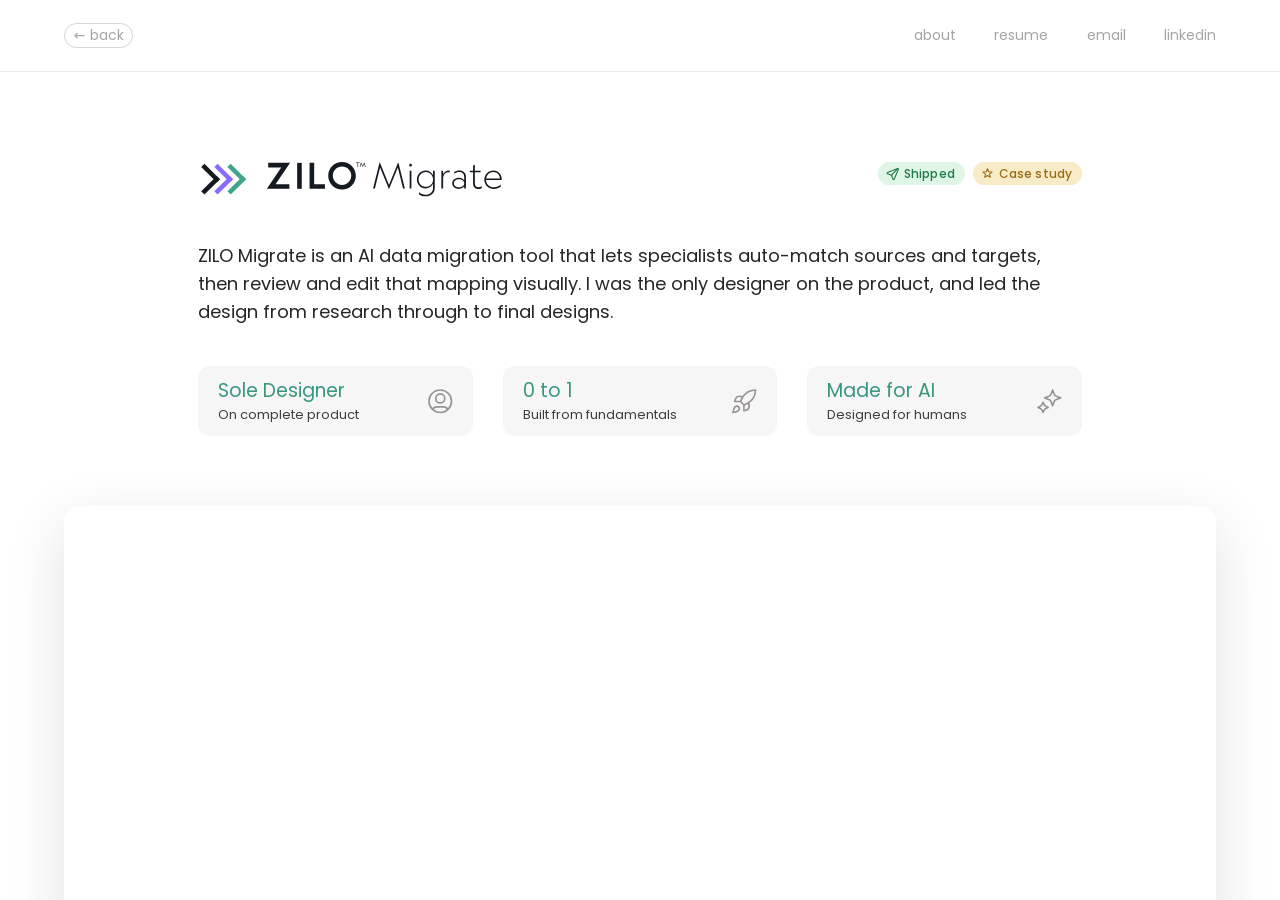
<file: work/zilo-migrate/index.html>
<!DOCTYPE html>
<html lang="en">
<head>
  <meta charset="UTF-8">
  <meta name="viewport" content="width=device-width, initial-scale=1.0">
  <title>ZILO Migrate | Jack Morgan</title>
  <meta name="description" content="Case study: designing ZILO Migrate, an AI-assisted data migration tool for institutional fintech.">
  <meta property="og:title" content="ZILO Migrate | Jack Morgan">
  <meta property="og:description" content="AI auto-matching with visual editing and oversight for complex data migrations.">
  <meta property="og:image" content="../../images/case-studies/zilo-migrate/design-testing/application-page.png">
  <link rel="preconnect" href="https://fonts.googleapis.com">
  <link rel="preconnect" href="https://fonts.gstatic.com" crossorigin>
  <link href="https://fonts.googleapis.com/css2?family=Poppins:ital,wght@0,300;0,400;0,500;0,600;1,400&display=swap" rel="stylesheet">
  <link rel="stylesheet" href="../../css/style.css?v=case-gallery-nav">
  <link rel="icon" href="data:image/svg+xml,<svg xmlns='http://www.w3.org/2000/svg' viewBox='0 0 100 100'><text y='.9em' font-size='90'>J</text></svg>">
</head>
<body>
  <div class="case-panel case-panel--open" id="case-panel">
    <div class="case-panel__scroll">
      <div class="case-page case-page--editorial case-page--product case-page--migrate">
    <header class="case-header case-header--sticky-logo">
      <div class="case-header__start">
        <a href="/index.html" class="case-back">← back</a>
        <a href="#top" class="case-header__logo-link" aria-label="Back to top">
          <img
            class="case-header__logo"
            src="../../images/case-studies/zilo-migrate/product-logos.svg"
            alt=""
            width="307"
            height="35.25"
            aria-hidden="true"
          >
        </a>
      </div>
      <nav class="site-header__nav" aria-label="Site navigation">
      <a href="/index.html#about">about</a>
      <a href="/resume.pdf" download="Jack-Morgan-Resume.pdf">resume</a>
      <div class="site-header__connect">
       <div class="site-header__connect-tray">
        <a href="mailto:jackalexmorgan@gmail.com">email</a>
        <a href="https://www.linkedin.com/in/jack-morgan-b9568921" target="_blank" rel="noopener noreferrer">linkedin</a>
       </div>
       <button type="button" class="site-header__connect-toggle" aria-expanded="false">connect</button>
      </div>
      </nav>
    </header>

    <section class="case-hero case-hero--product">
      <div class="case-hero__title-row reveal">
        <h1 class="case-hero__product">
          <img
            class="case-hero__logo-img"
            src="../../images/case-studies/zilo-migrate/product-logos.svg"
            alt="ZILO Migrate"
            width="307"
            height="35.25"
            data-header-logo-sentinel
          >
        </h1>
        <div class="block__badges">
          <span class="block__badge block__badge--shipped">
            <svg class="block__badge-icon" viewBox="0 0 16 16" fill="none" aria-hidden="true">
              <path d="M14.2 1.8 1.6 7.1c-.5.2-.5.9 0 1.1l5.3 1.9 1.9 5.3c.2.5.9.5 1.1 0l5.3-12.6c.2-.5-.3-1-.9-.8Z" stroke="currentColor" stroke-width="1.35" stroke-linejoin="round"/>
              <path d="M6.9 10.1 14 2.2" stroke="currentColor" stroke-width="1.35" stroke-linecap="round"/>
            </svg>
            Shipped
          </span>
          <span class="block__badge block__badge--case">
            <svg class="block__badge-icon" viewBox="0 0 16 16" fill="none" aria-hidden="true">
              <path d="m8 2.2 1.55 3.72 4.05.28-3.12 2.58.97 3.94L8 10.5l-3.45 2.22.97-3.94L2.4 6.2l4.05-.28L8 2.2Z" stroke="currentColor" stroke-width="1.3" stroke-linejoin="round"/>
            </svg>
            Case study
          </span>
        </div>
      </div>

      <p class="case-hero-sub reveal">ZILO Migrate is an AI data migration tool that lets specialists auto-match sources and targets, then review and edit that mapping visually. I was the only designer on the product, and led the design from research through to final designs.</p>

      <div class="case-stats reveal">
        <article class="case-stat">
          <div class="case-stat__copy">
            <p class="case-stat__value">Sole Designer</p>
            <p class="case-stat__label">On complete product</p>
          </div>
          <span class="case-stat__icon" aria-hidden="true">
            <img src="../../images/case-studies/zilo-migrate/stat-sole-designer.svg?v=stroke2" alt="">
          </span>
        </article>
        <article class="case-stat">
          <div class="case-stat__copy">
            <p class="case-stat__value">0 to 1</p>
            <p class="case-stat__label">Built from fundamentals</p>
          </div>
          <span class="case-stat__icon" aria-hidden="true">
            <img src="../../images/case-studies/zilo-migrate/stat-zero-to-one.svg?v=stroke2" alt="">
          </span>
        </article>
        <article class="case-stat">
          <div class="case-stat__copy">
            <p class="case-stat__value">Made for AI</p>
            <p class="case-stat__label">Designed for humans</p>
          </div>
          <span class="case-stat__icon" aria-hidden="true">
            <img src="../../images/case-studies/zilo-migrate/stat-made-for-ai.svg?v=stroke2" alt="">
          </span>
        </article>
      </div>
    </section>

    <div class="case-hero-image reveal">
      <video autoplay muted loop playsinline preload="auto" aria-label="ZILO Migrate schema view switching between specification tables and relationships flowchart">
        <source src="../../images/case-studies/zilo-migrate/design-testing/schema-relationships.mp4" type="video/mp4">
      </video>
    </div>

    <div class="case-body">
      <section class="case-section reveal">
        <p class="section-label">01 — The challenge</p>
        <h2>Speed from AI, <em>control for specialists</em></h2>
        <p>Data migration is complex, time-consuming, and essential for businesses to get right. ZILO Migrate allowed migration specialists to use AI to auto-match sources and targets, then edit that data in a visual way.</p>
        <p>My aim was not only to leverage AI to make the task simpler and faster, but to let users keep a high level of control and oversight over the process.</p>
      </section>

      <section class="case-section reveal">
        <p class="section-label">02 — Briefing &amp; research</p>
        <h2>Understanding migration <em>before designing screens</em></h2>
        <p>After the Migration Oversight toolset shipped, the team decided to build a more fully featured product. I ran extensive user interviews and stakeholder workshops with product managers, AI researchers, and migration specialists.</p>
        <p>That work gave me a thorough understanding of the data migration process, and of where AI could genuinely help versus where it would hit limits. I collaborated with the broader team to develop a persona and an overarching workflow the tool would support.</p>
        <p>I also researched comparable tools, knowing there was no direct competitor doing exactly what we were building.</p>

        <h3 class="case-subheading">Persona</h3>
        <p>We identified two main personas working on migration projects in the tool: those who <strong>view</strong> progress (project managers) and those who <strong>do</strong> the migration work (migration specialists).</p>

        <div class="learn-grid">
          <div class="learn-card">
            <h3>View</h3>
            <p>Project managers need visibility into status, scope, and risk without living inside technical mapping screens.</p>
          </div>
          <div class="learn-card">
            <h3>Do</h3>
            <p>Migration specialists need speed, precision, and tools to inspect, adjust, and run migration artefacts end to end.</p>
          </div>
        </div>

        <h3 class="case-subheading">Workflow</h3>
        <p>Data migrations are inherently complex, so I mapped the high-level processes the tool would run and where they would sit in the system workflow.</p>
        <p>Two main sections emerged: the <strong>application library</strong>, where source and target systems are organised, and <strong>projects</strong>, where applications are pulled together and the migration from A to B is planned and executed.</p>

        <h3 class="case-subheading">Working with the AI team</h3>
        <p>The AI team was building so quickly they were creating makeshift interfaces on their own. I absorbed those interfaces and reverse-engineered them so the experience would make sense to users, not just to engineers iterating in isolation.</p>
      </section>

      <section class="case-section case-section--design">
        <p class="section-label reveal">03 — Design</p>
        <h2 class="reveal">Library, schema, and <em>project execution</em></h2>
        <p class="reveal">The interface split cleanly between organising applications, inspecting schema, and running migrations inside projects, with several major iterations on the project experience as we tested with specialists.</p>

        <div class="design-test">
          <article class="design-test__item design-test__item--stacked reveal">
            <div class="design-test__copy">
              <h3>Application page</h3>
              <p>This page represents an application in the library. You can see information about it, where its data originated (source), and projects linked to the application, including whether they are synced to the latest version. It invites the user to open the schema to view, organise, and edit the underlying information that defines the application.</p>
              <p>The design had to respect a technical constraint: the schema is built in a third-party system and must be opened deliberately, not loaded every time the application opens, to avoid unnecessary system load.</p>
            </div>
            <div class="design-test__media">
              <div class="case-gallery" data-gallery-viewer>
                <div class="case-gallery__flow">
                  <button type="button" class="gallery-page__nav gallery-page__nav--prev" aria-label="Previous screen">
                    <svg viewBox="0 0 24 24" fill="none" stroke="currentColor" stroke-width="1.5" stroke-linecap="round" stroke-linejoin="round" aria-hidden="true"><path d="M15 6l-6 6 6 6"></path></svg>
                  </button>
                  <figure class="case-gallery__screen">
                    <img class="gallery-page__image gallery-page__image--wide" src="../../images/case-studies/zilo-migrate/design-testing/application-page.png" alt="Application page" data-gallery-image>
                  </figure>
                  <button type="button" class="gallery-page__nav gallery-page__nav--next" aria-label="Next screen">
                    <svg viewBox="0 0 24 24" fill="none" stroke="currentColor" stroke-width="1.5" stroke-linecap="round" stroke-linejoin="round" aria-hidden="true"><path d="M9 6l6 6-6 6"></path></svg>
                  </button>
                </div>
                <p class="case-gallery__counter" data-gallery-counter>1 / 4</p>
                <div data-gallery-sources hidden>
                  <img src="../../images/case-studies/zilo-migrate/design-testing/application-page.png" alt="Application page">
                  <img src="../../images/case-studies/zilo-migrate/design-testing/application-page-detail.png" alt="Application page detail">
                  <img src="../../images/case-studies/zilo-migrate/design-testing/linked-projects-modal.png" alt="Linked projects modal">
                  <img src="../../images/case-studies/zilo-migrate/design-testing/source-modal.png" alt="Source modal">
                </div>
              </div>
            </div>
          </article>

          <article class="design-test__item design-test__item--stacked reveal">
            <div class="design-test__copy">
              <h3>Schema</h3>
              <p>The schema shows the data contained in an application, organised into specification tables. Users can switch to a relationships view, shown as a flowchart, to see how those tables connect.</p>
              <p>A simple switch lets users move between specification detail and relationships. Research showed people usually focus on one view at a time; this kept each mode optimised without losing context between them.</p>
            </div>
            <div class="design-test__media">
              <video class="design-test__video" autoplay muted loop playsinline preload="auto" aria-label="Schema view switching between specification tables and relationships flowchart">
                <source src="../../images/case-studies/zilo-migrate/design-testing/schema-relationships.mp4" type="video/mp4">
              </video>
            </div>
          </article>

          <article class="design-test__item design-test__item--stacked reveal">
            <div class="design-test__copy">
              <h3>Project page</h3>
              <p>The project page pulls applications from the library and is where the migration specialist completes the actual migration.</p>
              <p>After working with AI specialists on how to structure their workflow, we split project work into setting scope (which applications and data the project contains), then <strong>prepare</strong> and <strong>execute</strong>. This became the first project page design.</p>
            </div>
            <div class="design-test__media">
              <img src="../../images/case-studies/zilo-migrate/design-testing/project-page-prepare-execute.png" alt="Project page with prepare and execute steps">
            </div>
          </article>

          <article class="design-test__item design-test__item--stacked reveal">
            <div class="design-test__copy">
              <h3>Prepare and execute</h3>
              <p>In prepare, users generate mapping and ETL code as reusable artefacts for later runs. They can also open a React Flow chart and table, similar to the application schema experience, to view and manipulate data.</p>
              <p>In execute, users run events: the actual migration processes. Each project includes a runbook, a template a specialist creates for the project that sequences in each event, borrowed from the existing migration process.</p>
            </div>
            <div class="design-test__media">
              <img src="../../images/case-studies/zilo-migrate/design-testing/project-page-detail.png" alt="Project prepare step with mapping artefacts and data views">
            </div>
          </article>

          <article class="design-test__item design-test__item--stacked reveal">
            <div class="design-test__copy">
              <h3>Sequential project flow</h3>
              <p>The prepare and execute model mirrored how specialists already worked, but after testing we agreed it felt too convoluted. I redesigned the project page as a streamlined sequential flow: clear steps to create a project, with supporting information in cards on the right for better visibility and findability.</p>
            </div>
            <div class="design-test__media">
              <img src="../../images/case-studies/zilo-migrate/design-testing/project-page-sequential.png" alt="Sequential project page with step layout and information cards">
            </div>
          </article>
        </div>
      </section>

      <section class="case-section reveal">
        <p class="section-label">04 — Outcome</p>
        <h2>Migration tooling that <em>matches how teams work</em></h2>
        <p>ZILO Migrate turned a patchwork of scripts, spreadsheets, and ad hoc AI prototypes into a structured product: a library for applications, visual schema inspection, and project flows that specialists could trust.</p>
        <p>The sequential project design landed after real testing showed the first prepare and execute layout was faithful to the old process but heavy in software. The final pattern keeps oversight visible while guiding users step by step through scope, preparation, and execution.</p>

        <div class="outcome-grid outcome-grid--migrate">
          <div class="outcome-card">
            <h3>AI with an edit layer</h3>
            <p>Auto-matching accelerates the repetitive work; visual schema and mapping views keep specialists in control of what gets accepted or changed.</p>
          </div>
          <div class="outcome-card">
            <h3>Library and projects</h3>
            <p>Applications live in a dedicated library; projects pull them into focused migration workspaces with linked sync status and deliberate schema access.</p>
          </div>
          <div class="outcome-card">
            <h3>Tested project evolution</h3>
            <p>Prepare and execute informed the domain model; the sequential step layout shipped as the clearer path after specialist feedback.</p>
          </div>
          <div class="outcome-card">
            <h3>Design kept pace with AI</h3>
            <p>Reverse-engineering fast AI-built UIs into coherent patterns let product and engineering move quickly without losing usability.</p>
          </div>
        </div>
      </section>
    </div>

    <footer class="case-footer">
      <p>See also: <em><a href="../recertifications/index.html" data-hover-color="#6f56cc">User Recertifications</a></em> · <em><a href="../digital-hq/index.html" data-hover-color="#2066ad">Digital HQ</a></em></p>
      <p class="case-footer-sub">Interested in working together?</p>
      <div class="case-footer-links">
        <a href="/index.html">Back home</a>
        <a href="https://www.linkedin.com/in/jack-morgan-b9568921" target="_blank" rel="noopener noreferrer">LinkedIn</a>
        <a href="mailto:jackalexmorgan@gmail.com">Email</a>
      </div>
    </footer>
  </div>
    </div>
  </div>
<script src="../../js/cursor.js"></script>
<script src="../../js/connect-nav.js?v=connect-nav-all"></script>
<script src="../../js/case-header-logo.js"></script>
<script src="../../js/case-panel.js"></script>
<script src="../../js/gallery-page.js"></script>
</body>
</html>
</file>
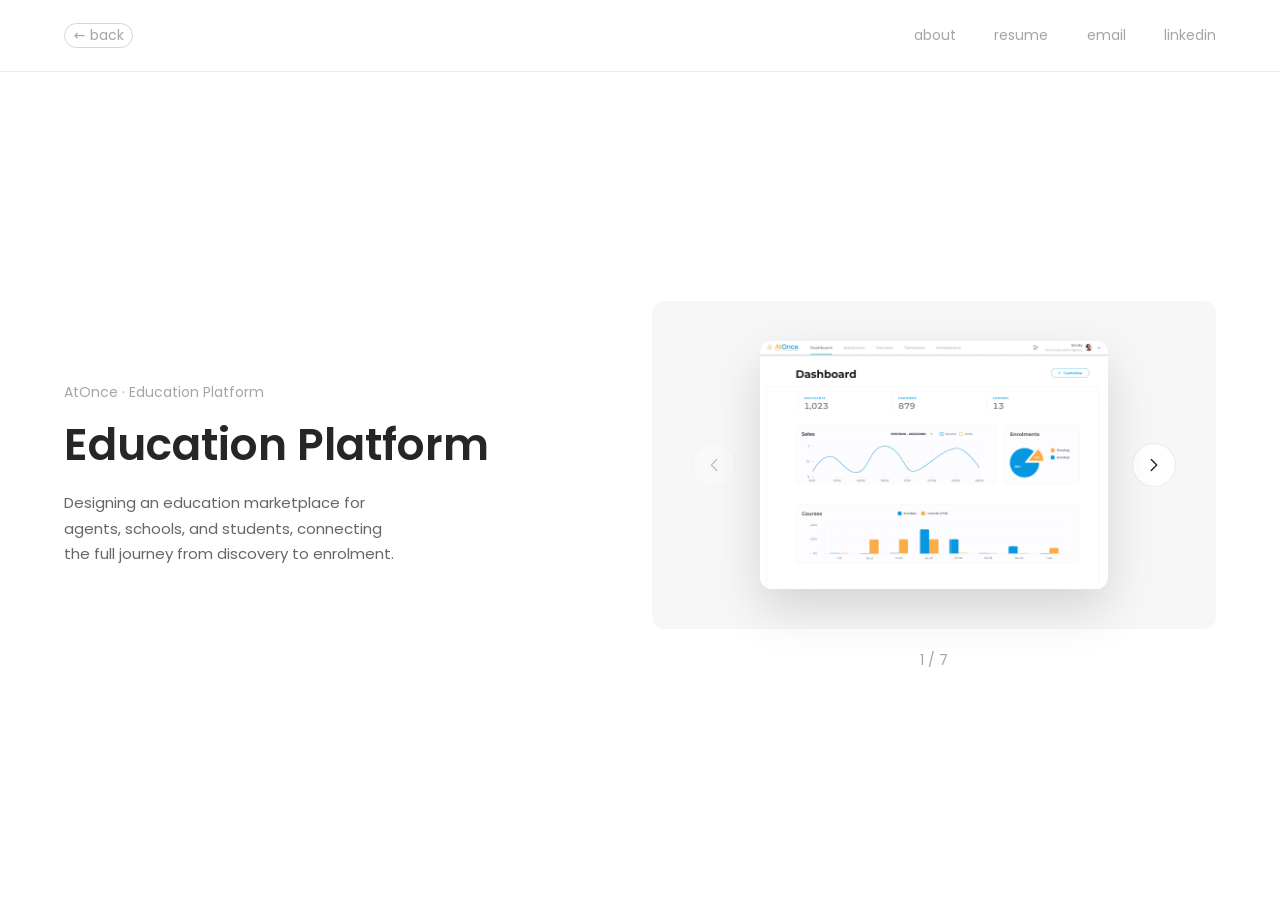
<file: work/galleries/atonce/index.html>
<!DOCTYPE html>
<html lang="en">
<head>
 <meta charset="UTF-8">
 <meta name="viewport" content="width=device-width, initial-scale=1.0">
  <title>Education Platform | Jack Morgan</title>
  <meta name="description" content="Gallery: AtOnce education marketplace, connecting agents, schools, and students from discovery to enrolment.">
 <link rel="preconnect" href="https://fonts.googleapis.com">
 <link rel="preconnect" href="https://fonts.gstatic.com" crossorigin>
 <link href="https://fonts.googleapis.com/css2?family=Poppins:wght@400;500;600&display=swap" rel="stylesheet">
 <link rel="stylesheet" href="../../../css/style.css?v=case-gallery-nav">
 <link rel="icon" href="data:image/svg+xml,<svg xmlns='http://www.w3.org/2000/svg' viewBox='0 0 100 100'><text y='.9em' font-size='90'>J</text></svg>">
</head>
<body class="gallery-page-body">
 <div class="case-panel case-panel--open" id="case-panel">
 <div class="case-panel__scroll">
 <div class="case-page">
 <header class="case-header">
 <a href="/index.html" class="case-back">← back</a>
   <nav class="site-header__nav" aria-label="Site navigation">
   <a href="/index.html#about">about</a>
   <a href="/resume.pdf" download="Jack-Morgan-Resume.pdf">resume</a>
   <div class="site-header__connect">
    <div class="site-header__connect-tray">
     <a href="mailto:jackalexmorgan@gmail.com">email</a>
     <a href="https://www.linkedin.com/in/jack-morgan-b9568921" target="_blank" rel="noopener noreferrer">linkedin</a>
    </div>
    <button type="button" class="site-header__connect-toggle" aria-expanded="false">connect</button>
   </div>
   </nav>
 </header>


 <main class="gallery-page">
 <div class="gallery-page__inner">
 <div class="gallery-page__intro">
 <p class="gallery-page__meta">AtOnce · Education Platform</p>
 <h1 class="gallery-page__title">Education Platform</h1>
        <p class="gallery-page__desc">Designing an education marketplace for agents, schools, and students, connecting the full journey from discovery to enrolment.</p>
 </div>

 <div class="gallery-page__viewer" data-gallery-viewer>
 <div class="gallery-page__flow">
 <button type="button" class="gallery-page__nav gallery-page__nav--prev" aria-label="Previous screen">
 <svg viewBox="0 0 24 24" fill="none" stroke="currentColor" stroke-width="1.5" stroke-linecap="round" stroke-linejoin="round" aria-hidden="true"><path d="M15 6l-6 6 6 6"/></svg>
 </button>
 <figure class="gallery-page__screen">
 <img class="gallery-page__image gallery-page__image--wide" src="../../../images/case-studies/atonce/dashboard.jpg" alt="AtOnce, dashboard" data-gallery-image>
 </figure>
 <button type="button" class="gallery-page__nav gallery-page__nav--next" aria-label="Next screen">
 <svg viewBox="0 0 24 24" fill="none" stroke="currentColor" stroke-width="1.5" stroke-linecap="round" stroke-linejoin="round" aria-hidden="true"><path d="M9 6l6 6-6 6"/></svg>
 </button>
 </div>
 <p class="gallery-page__counter" data-gallery-counter>1 / 7</p>
 <div data-gallery-sources hidden>
 <img src="../../../images/case-studies/atonce/dashboard.jpg" alt="AtOnce, dashboard">
 <img src="../../../images/case-studies/atonce/prototype/marketplace.jpg" alt="AtOnce, marketplace">
 <img src="../../../images/case-studies/atonce/prototype/applicants.jpg" alt="AtOnce, applicants">
 <img src="../../../images/case-studies/atonce/prototype/partners.jpg" alt="AtOnce, partners">
 <img src="../../../images/case-studies/atonce/prototype/templates.jpg" alt="AtOnce, templates">
 <img src="../../../images/case-studies/atonce/prototype/edit-form.jpg" alt="AtOnce, form builder">
 <img src="../../../images/case-studies/atonce/prototype/onboarding.jpg" alt="AtOnce, onboarding">
 </div>
 </div>
 </div>
 </main>
 </div>
 </div>
 </div>
<script src="../../../js/cursor.js"></script>
<script src="../../../js/connect-nav.js?v=connect-nav-all"></script>
<script src="../../../js/case-panel.js"></script>
 <script src="../../../js/gallery-page.js"></script>
</body>
</html>
</file>
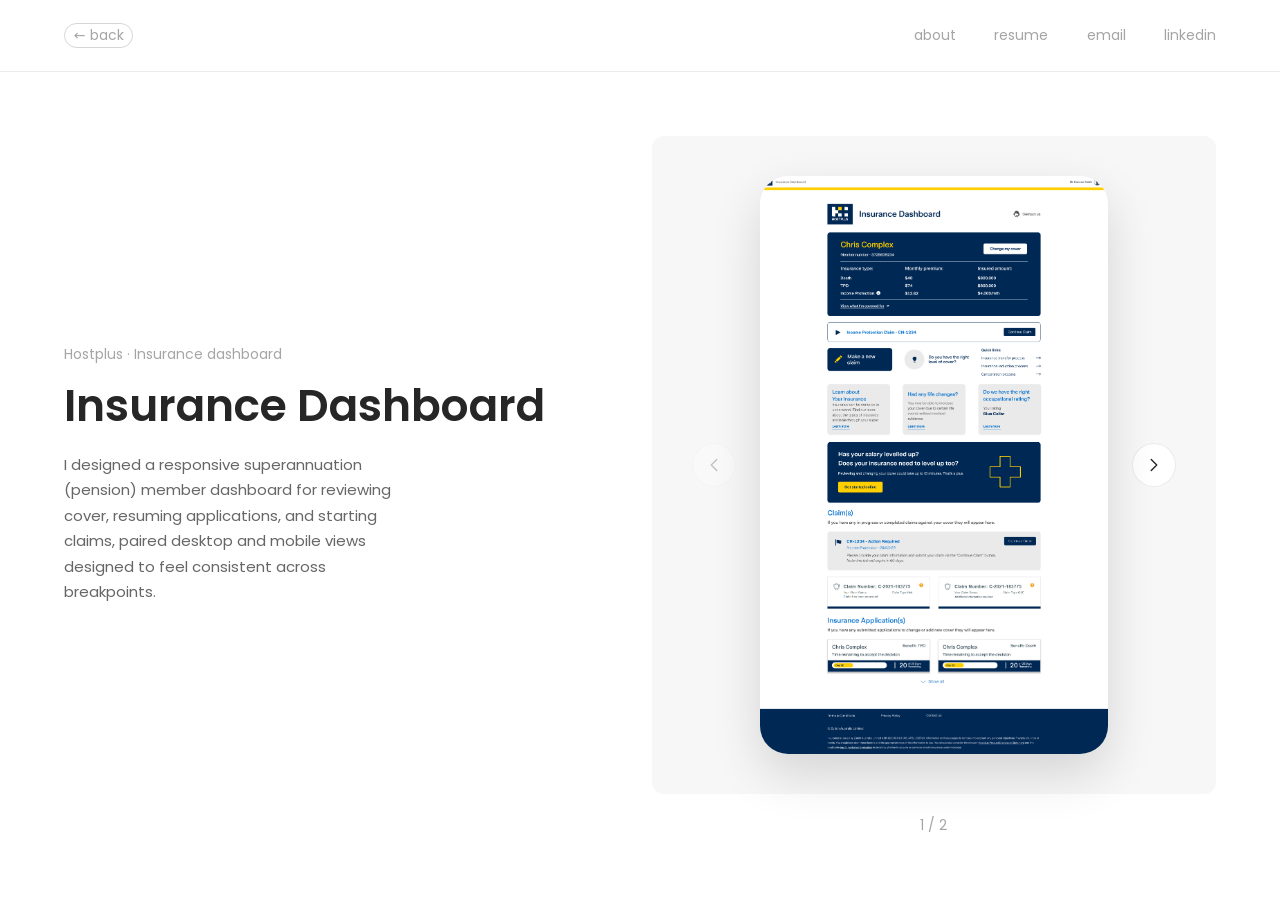
<file: work/galleries/insurance-dashboard/index.html>
<!DOCTYPE html>
<html lang="en">
<head>
 <meta charset="UTF-8">
 <meta name="viewport" content="width=device-width, initial-scale=1.0">
  <title>Insurance Dashboard | Jack Morgan</title>
  <meta name="description" content="Gallery: Hostplus Insurance Dashboard, responsive super member dashboard for cover, applications, and claims.">
 <link rel="preconnect" href="https://fonts.googleapis.com">
 <link rel="preconnect" href="https://fonts.gstatic.com" crossorigin>
 <link href="https://fonts.googleapis.com/css2?family=Poppins:wght@400;500;600&display=swap" rel="stylesheet">
 <link rel="stylesheet" href="../../../css/style.css?v=case-gallery-nav">
 <link rel="icon" href="data:image/svg+xml,<svg xmlns='http://www.w3.org/2000/svg' viewBox='0 0 100 100'><text y='.9em' font-size='90'>J</text></svg>">
</head>
<body class="gallery-page-body">
 <div class="case-panel case-panel--open" id="case-panel">
 <div class="case-panel__scroll">
 <div class="case-page">
 <header class="case-header">
 <a href="/index.html" class="case-back">← back</a>
   <nav class="site-header__nav" aria-label="Site navigation">
   <a href="/index.html#about">about</a>
   <a href="/resume.pdf" download="Jack-Morgan-Resume.pdf">resume</a>
   <div class="site-header__connect">
    <div class="site-header__connect-tray">
     <a href="mailto:jackalexmorgan@gmail.com">email</a>
     <a href="https://www.linkedin.com/in/jack-morgan-b9568921" target="_blank" rel="noopener noreferrer">linkedin</a>
    </div>
    <button type="button" class="site-header__connect-toggle" aria-expanded="false">connect</button>
   </div>
   </nav>
 </header>


 <main class="gallery-page">
 <div class="gallery-page__inner">
 <div class="gallery-page__intro">
 <p class="gallery-page__meta">Hostplus · Insurance dashboard</p>
 <h1 class="gallery-page__title">Insurance Dashboard</h1>
        <p class="gallery-page__desc">I designed a responsive superannuation (pension) member dashboard for reviewing cover, resuming applications, and starting claims, paired desktop and mobile views designed to feel consistent across breakpoints.</p>
 </div>

 <div class="gallery-page__viewer" data-gallery-viewer>
 <div class="gallery-page__flow">
 <button type="button" class="gallery-page__nav gallery-page__nav--prev" aria-label="Previous screen">
 <svg viewBox="0 0 24 24" fill="none" stroke="currentColor" stroke-width="1.5" stroke-linecap="round" stroke-linejoin="round" aria-hidden="true"><path d="M15 6l-6 6 6 6"/></svg>
 </button>
 <figure class="gallery-page__screen">
 <img class="gallery-page__image gallery-page__image--wide" src="../../../images/galleries/insurance-dashboard/desktop.jpg" alt="Insurance Dashboard, desktop view" data-gallery-image>
 </figure>
 <button type="button" class="gallery-page__nav gallery-page__nav--next" aria-label="Next screen">
 <svg viewBox="0 0 24 24" fill="none" stroke="currentColor" stroke-width="1.5" stroke-linecap="round" stroke-linejoin="round" aria-hidden="true"><path d="M9 6l6 6-6 6"/></svg>
 </button>
 </div>
 <p class="gallery-page__counter" data-gallery-counter>1 / 2</p>
 <div data-gallery-sources hidden>
 <img src="../../../images/galleries/insurance-dashboard/desktop.jpg" alt="Insurance Dashboard, desktop view">
 <img src="../../../images/galleries/insurance-dashboard/mobile.jpg" alt="Insurance Dashboard, mobile view">
 </div>
 </div>
 </div>
 </main>
 </div>
 </div>
 </div>
<script src="../../../js/cursor.js"></script>
<script src="../../../js/connect-nav.js?v=connect-nav-all"></script>
<script src="../../../js/case-panel.js"></script>
 <script src="../../../js/gallery-page.js"></script>
</body>
</html>
</file>
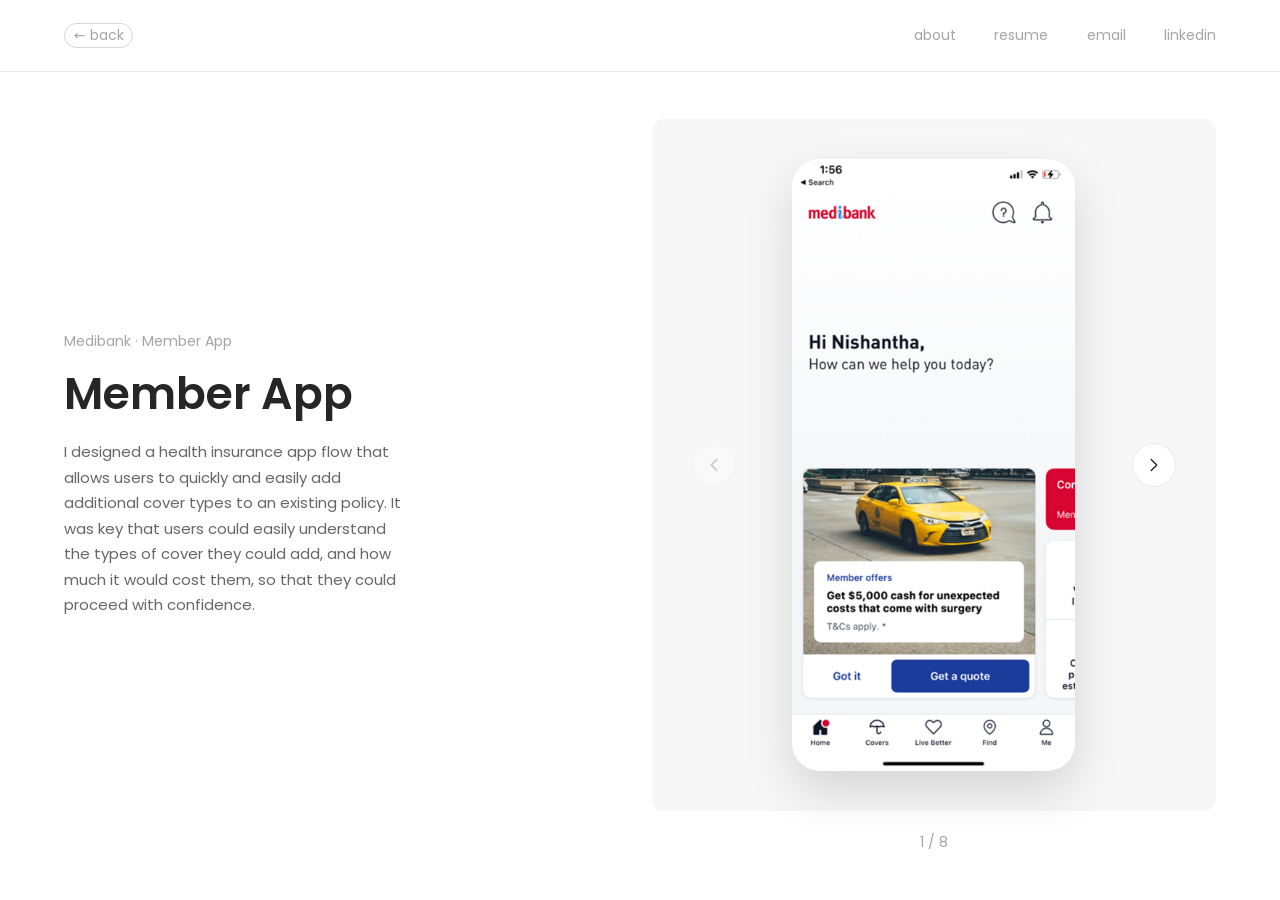
<file: work/galleries/medibank/index.html>
<!DOCTYPE html>
<html lang="en">
<head>
 <meta charset="UTF-8">
 <meta name="viewport" content="width=device-width, initial-scale=1.0">
  <title>Member App | Jack Morgan</title>
  <meta name="description" content="Gallery: Medibank Member App, health insurance flows for home, offers, and life insurance bundling.">
 <link rel="preconnect" href="https://fonts.googleapis.com">
 <link rel="preconnect" href="https://fonts.gstatic.com" crossorigin>
 <link href="https://fonts.googleapis.com/css2?family=Poppins:wght@400;500;600&display=swap" rel="stylesheet">
 <link rel="stylesheet" href="../../../css/style.css?v=case-gallery-nav">
 <link rel="icon" href="data:image/svg+xml,<svg xmlns='http://www.w3.org/2000/svg' viewBox='0 0 100 100'><text y='.9em' font-size='90'>J</text></svg>">
</head>
<body class="gallery-page-body">
 <div class="case-panel case-panel--open" id="case-panel">
 <div class="case-panel__scroll">
 <div class="case-page">
 <header class="case-header">
 <a href="/index.html" class="case-back">← back</a>
   <nav class="site-header__nav" aria-label="Site navigation">
   <a href="/index.html#about">about</a>
   <a href="/resume.pdf" download="Jack-Morgan-Resume.pdf">resume</a>
   <div class="site-header__connect">
    <div class="site-header__connect-tray">
     <a href="mailto:jackalexmorgan@gmail.com">email</a>
     <a href="https://www.linkedin.com/in/jack-morgan-b9568921" target="_blank" rel="noopener noreferrer">linkedin</a>
    </div>
    <button type="button" class="site-header__connect-toggle" aria-expanded="false">connect</button>
   </div>
   </nav>
 </header>


 <main class="gallery-page">
 <div class="gallery-page__inner">
 <div class="gallery-page__intro">
 <p class="gallery-page__meta">Medibank · Member App</p>
 <h1 class="gallery-page__title">Member App</h1>
        <p class="gallery-page__desc">I designed a health insurance app flow that allows users to quickly and easily add additional cover types to an existing policy. It was key that users could easily understand the types of cover they could add, and how much it would cost them, so that they could proceed with confidence.</p>
 </div>

 <div class="gallery-page__viewer" data-gallery-viewer>
 <div class="gallery-page__flow">
 <button type="button" class="gallery-page__nav gallery-page__nav--prev" aria-label="Previous screen">
 <svg viewBox="0 0 24 24" fill="none" stroke="currentColor" stroke-width="1.5" stroke-linecap="round" stroke-linejoin="round" aria-hidden="true"><path d="M15 6l-6 6 6 6"/></svg>
 </button>
 <figure class="gallery-page__screen">
 <img class="gallery-page__image" src="../../../images/galleries/medibank/01-Medibank.jpg" alt="Medibank Member App, screen 1" data-gallery-image>
 </figure>
 <button type="button" class="gallery-page__nav gallery-page__nav--next" aria-label="Next screen">
 <svg viewBox="0 0 24 24" fill="none" stroke="currentColor" stroke-width="1.5" stroke-linecap="round" stroke-linejoin="round" aria-hidden="true"><path d="M9 6l6 6-6 6"/></svg>
 </button>
 </div>
 <p class="gallery-page__counter" data-gallery-counter>1 / 8</p>
 <div data-gallery-sources hidden>
 <img src="../../../images/galleries/medibank/01-Medibank.jpg" alt="Medibank Member App, screen 1">
 <img src="../../../images/galleries/medibank/02-Medibank.jpg" alt="Medibank Member App, screen 2">
 <img src="../../../images/galleries/medibank/03-Medibank.jpg" alt="Medibank Member App, screen 3">
 <img src="../../../images/galleries/medibank/04-Medibank.jpg" alt="Medibank Member App, screen 4">
 <img src="../../../images/galleries/medibank/05-Medibank.jpg" alt="Medibank Member App, screen 5">
 <img src="../../../images/galleries/medibank/06-Medibank.jpg" alt="Medibank Member App, screen 6">
 <img src="../../../images/galleries/medibank/07-Medibank.jpg" alt="Medibank Member App, screen 7">
 <img src="../../../images/galleries/medibank/08-Medibank.jpg" alt="Medibank Member App, screen 8">
 </div>
 </div>
 </div>
 </main>
 </div>
 </div>
 </div>
<script src="../../../js/cursor.js"></script>
<script src="../../../js/connect-nav.js?v=connect-nav-all"></script>
<script src="../../../js/case-panel.js"></script>
 <script src="../../../js/gallery-page.js"></script>
</body>
</html>
</file>
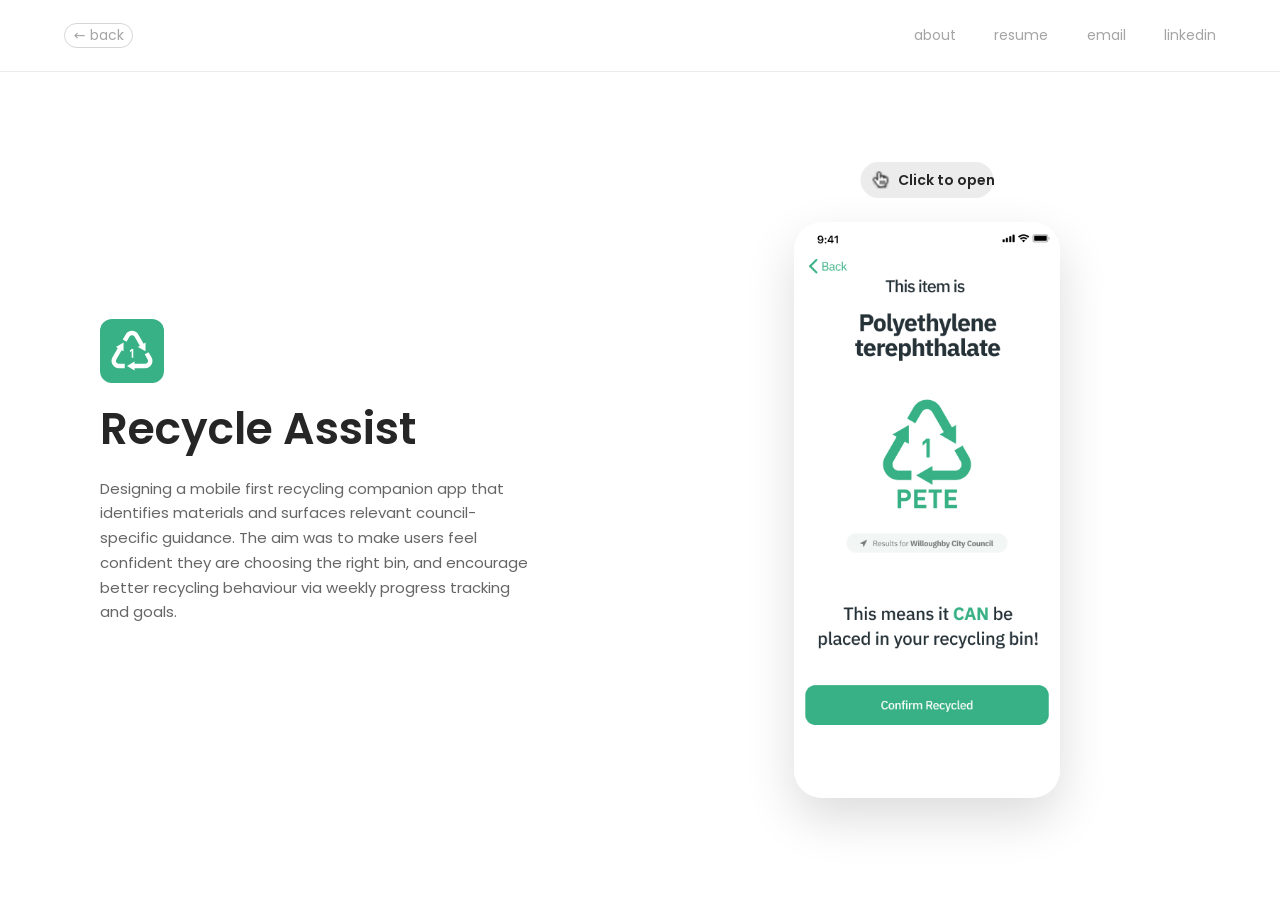
<file: work/galleries/recycle-assist/index.html>
<!DOCTYPE html>
<html lang="en">
<head>
 <meta charset="UTF-8">
 <meta name="viewport" content="width=device-width, initial-scale=1.0">
  <title>Recycle Assist | Jack Morgan</title>
  <meta name="description" content="Gallery: Recycle Assist mobile app, council-specific recycling guidance and weekly progress tracking.">
 <link rel="preconnect" href="https://fonts.googleapis.com">
 <link rel="preconnect" href="https://fonts.gstatic.com" crossorigin>
 <link href="https://fonts.googleapis.com/css2?family=Poppins:wght@400;500;600&display=swap" rel="stylesheet">
 <link rel="stylesheet" href="../../../css/style.css?v=case-gallery-nav">
 <link rel="icon" href="data:image/svg+xml,<svg xmlns='http://www.w3.org/2000/svg' viewBox='0 0 100 100'><text y='.9em' font-size='90'>J</text></svg>">
</head>
<body class="gallery-page-body gallery-page-body--screen-hover" data-hover-color="#38b186">
 <div class="case-panel case-panel--open" id="case-panel">
 <div class="case-panel__scroll">
 <div class="case-page" data-screen-hover="#38b186">
 <header class="case-header">
 <a href="/index.html" class="case-back">← back</a>
 <nav class="site-header__nav" aria-label="Site navigation">
 <a href="/index.html#about">about</a>
 <a href="/resume.pdf" download="Jack-Morgan-Resume.pdf">resume</a>
 <div class="site-header__connect">
  <div class="site-header__connect-tray">
   <a href="mailto:jackalexmorgan@gmail.com">email</a>
   <a href="https://www.linkedin.com/in/jack-morgan-b9568921" target="_blank" rel="noopener noreferrer">linkedin</a>
  </div>
  <button type="button" class="site-header__connect-toggle" aria-expanded="false">connect</button>
 </div>
 </nav>
 </header>

 <main class="gallery-page gallery-page--cover">
 <div class="gallery-page__inner gallery-page__inner--cover">
 <div class="gallery-page__intro">
 <img
   class="gallery-page__logo"
   src="../../../images/galleries/recycle-assist/recycle-assist-logo.svg"
   alt="Recycle Assist"
   width="64"
   height="64"
 >
 <h1 class="gallery-page__title">Recycle Assist</h1>
        <p class="gallery-page__desc">Designing a mobile first recycling companion app that identifies materials and surfaces relevant council-specific guidance. The aim was to make users feel confident they are choosing the right bin, and encourage better recycling behaviour via weekly progress tracking and goals.</p>
 </div>

 <div class="gallery-page__viewer" data-gallery-viewer data-gallery-static-cover>
 <div class="gallery-page__flow gallery-page__flow--bare">
 <figure class="gallery-page__screen">
 <span class="gallery-page__hint" aria-hidden="true">
 <img class="gallery-page__hint-icon" src="../../../images/galleries/cursor-icon-with-shadow.svg" alt="" width="18" height="18">
 Click to open
 </span>
 <img class="gallery-page__image" src="../../../images/galleries/recycle-assist/03-recycle-assist.jpg" alt="Recycle Assist, screen 3" data-gallery-image>
 </figure>
 </div>
 <div data-gallery-sources hidden>
 <img src="../../../images/galleries/recycle-assist/01-recycle-assist.jpg" alt="Recycle Assist, screen 1">
 <img src="../../../images/galleries/recycle-assist/02-recycle-assist.jpg" alt="Recycle Assist, screen 2">
 <img src="../../../images/galleries/recycle-assist/03-recycle-assist.jpg" alt="Recycle Assist, screen 3">
 <img src="../../../images/galleries/recycle-assist/04-recycle-assist.jpg" alt="Recycle Assist, screen 4">
 <img src="../../../images/galleries/recycle-assist/05-recycle-assist.jpg" alt="Recycle Assist, screen 5">
 <img src="../../../images/galleries/recycle-assist/06-recycle-assist.jpg" alt="Recycle Assist, screen 6">
 <img src="../../../images/galleries/recycle-assist/07-recycle-assist.jpg" alt="Recycle Assist, screen 7">
 </div>
 </div>
 </div>
 </main>
 </div>
 </div>
 </div>
<script src="../../../js/cursor.js"></script>
<script src="../../../js/connect-nav.js?v=connect-nav-all"></script>
<script src="../../../js/case-panel.js"></script>
 <script src="../../../js/gallery-page.js?v=lightbox-gutters"></script>
</body>
</html>
</file>
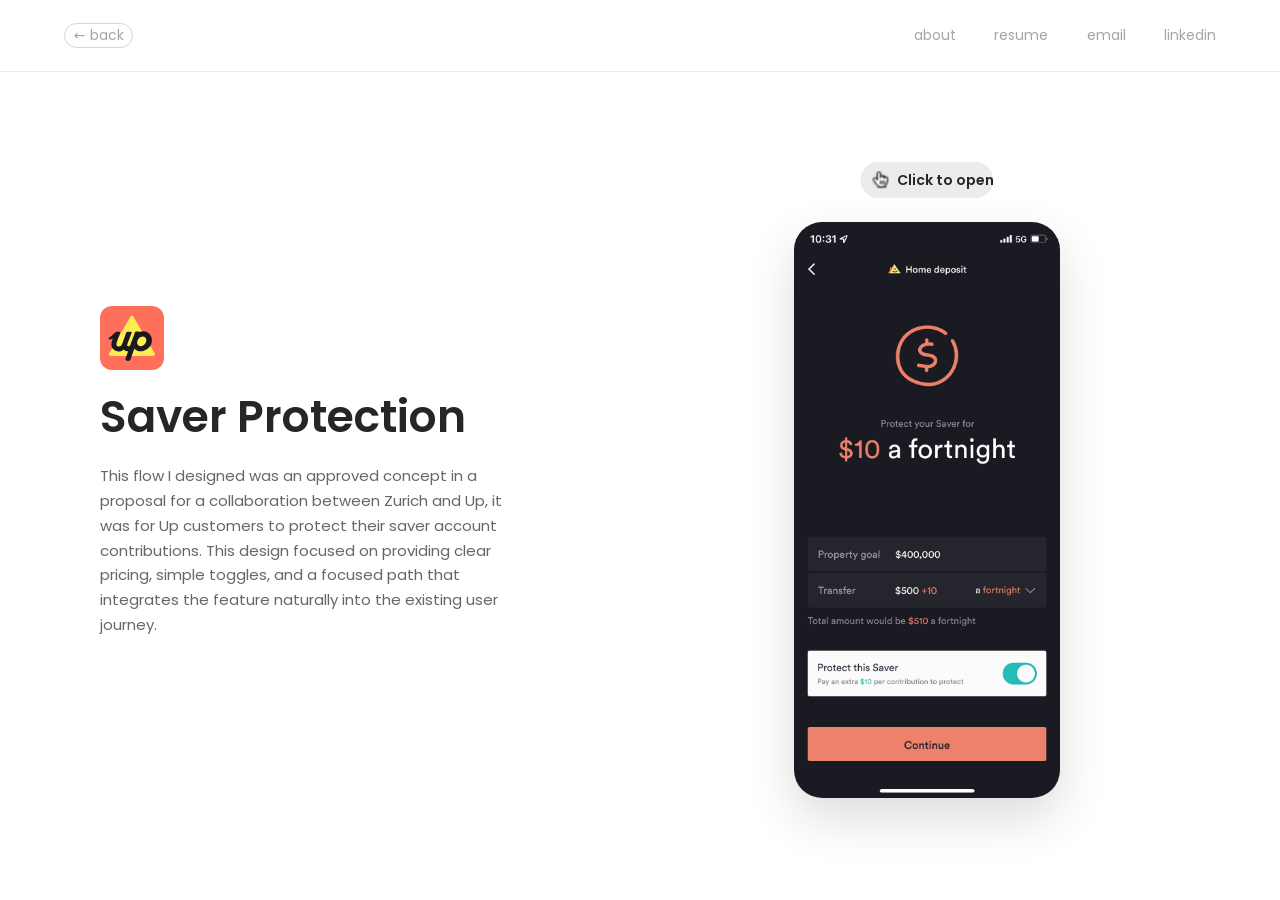
<file: work/galleries/up-bank/index.html>
<!DOCTYPE html>
<html lang="en">
<head>
 <meta charset="UTF-8">
 <meta name="viewport" content="width=device-width, initial-scale=1.0">
  <title>Saver Protection | Jack Morgan</title>
  <meta name="description" content="Gallery: approved concept for a Zurich and Up collaboration — Saver Protection for Up customers, with clear pricing and simple toggles.">
 <link rel="preconnect" href="https://fonts.googleapis.com">
 <link rel="preconnect" href="https://fonts.gstatic.com" crossorigin>
 <link href="https://fonts.googleapis.com/css2?family=Poppins:wght@400;500;600&display=swap" rel="stylesheet">
 <link rel="stylesheet" href="../../../css/style.css?v=case-gallery-nav">
 <link rel="icon" href="data:image/svg+xml,<svg xmlns='http://www.w3.org/2000/svg' viewBox='0 0 100 100'><text y='.9em' font-size='90'>J</text></svg>">
</head>
<body class="gallery-page-body gallery-page-body--screen-hover" data-hover-color="#FF705C">
 <div class="case-panel case-panel--open" id="case-panel">
 <div class="case-panel__scroll">
 <div class="case-page" data-screen-hover="#FF705C">
 <header class="case-header">
 <a href="/index.html" class="case-back">← back</a>
   <nav class="site-header__nav" aria-label="Site navigation">
   <a href="/index.html#about">about</a>
   <a href="/resume.pdf" download="Jack-Morgan-Resume.pdf">resume</a>
   <div class="site-header__connect">
    <div class="site-header__connect-tray">
     <a href="mailto:jackalexmorgan@gmail.com">email</a>
     <a href="https://www.linkedin.com/in/jack-morgan-b9568921" target="_blank" rel="noopener noreferrer">linkedin</a>
    </div>
    <button type="button" class="site-header__connect-toggle" aria-expanded="false">connect</button>
   </div>
   </nav>
 </header>


 <main class="gallery-page gallery-page--cover">
 <div class="gallery-page__inner gallery-page__inner--cover">
 <div class="gallery-page__intro">
 <img
   class="gallery-page__logo"
   src="../../../images/galleries/up-bank/up-logo.svg"
   alt="Up"
   width="64"
   height="64"
 >
 <h1 class="gallery-page__title">Saver Protection</h1>
        <p class="gallery-page__desc">This flow I designed was an approved concept in a proposal for a collaboration between Zurich and Up, it was for Up customers to protect their saver account contributions. This design focused on providing clear pricing, simple toggles, and a focused path that integrates the feature naturally into the existing user journey.</p>
 </div>

 <div class="gallery-page__viewer" data-gallery-viewer data-gallery-static-cover>
 <div class="gallery-page__flow gallery-page__flow--bare">
 <figure class="gallery-page__screen">
 <span class="gallery-page__hint" aria-hidden="true">
 <img class="gallery-page__hint-icon" src="../../../images/galleries/cursor-icon-with-shadow.svg" alt="" width="18" height="18">
 Click to open
 </span>
 <img class="gallery-page__image" src="../../../images/galleries/up-bank/09-frame-118.jpg" alt="UP Bank Saver Protection, screen 9" data-gallery-image>
 </figure>
 </div>
 <div data-gallery-sources hidden>
 <img src="../../../images/galleries/up-bank/01-frame-51.jpg" alt="UP Bank Saver Protection, screen 1">
 <img src="../../../images/galleries/up-bank/02-frame-54.jpg" alt="UP Bank Saver Protection, screen 2">
 <img src="../../../images/galleries/up-bank/03-frame-56.jpg" alt="UP Bank Saver Protection, screen 3">
 <img src="../../../images/galleries/up-bank/04-frame-58.jpg" alt="UP Bank Saver Protection, screen 4">
 <img src="../../../images/galleries/up-bank/05-frame-63.jpg" alt="UP Bank Saver Protection, screen 5">
 <img src="../../../images/galleries/up-bank/06-frame-67.jpg" alt="UP Bank Saver Protection, screen 6">
 <img src="../../../images/galleries/up-bank/07-frame-81.jpg" alt="UP Bank Saver Protection, screen 7">
 <img src="../../../images/galleries/up-bank/08-frame-116.jpg" alt="UP Bank Saver Protection, screen 8">
 <img src="../../../images/galleries/up-bank/09-frame-118.jpg" alt="UP Bank Saver Protection, screen 9">
 <img src="../../../images/galleries/up-bank/10-frame-120.jpg" alt="UP Bank Saver Protection, screen 10">
 <img src="../../../images/galleries/up-bank/11-frame-121.jpg" alt="UP Bank Saver Protection, screen 11">
 </div>
 </div>
 </div>
 </main>
 </div>
 </div>
 </div>
<script src="../../../js/cursor.js"></script>
<script src="../../../js/connect-nav.js?v=connect-nav-all"></script>
<script src="../../../js/case-panel.js"></script>
 <script src="../../../js/gallery-page.js?v=lightbox-gutters"></script>
</body>
</html>
</file>
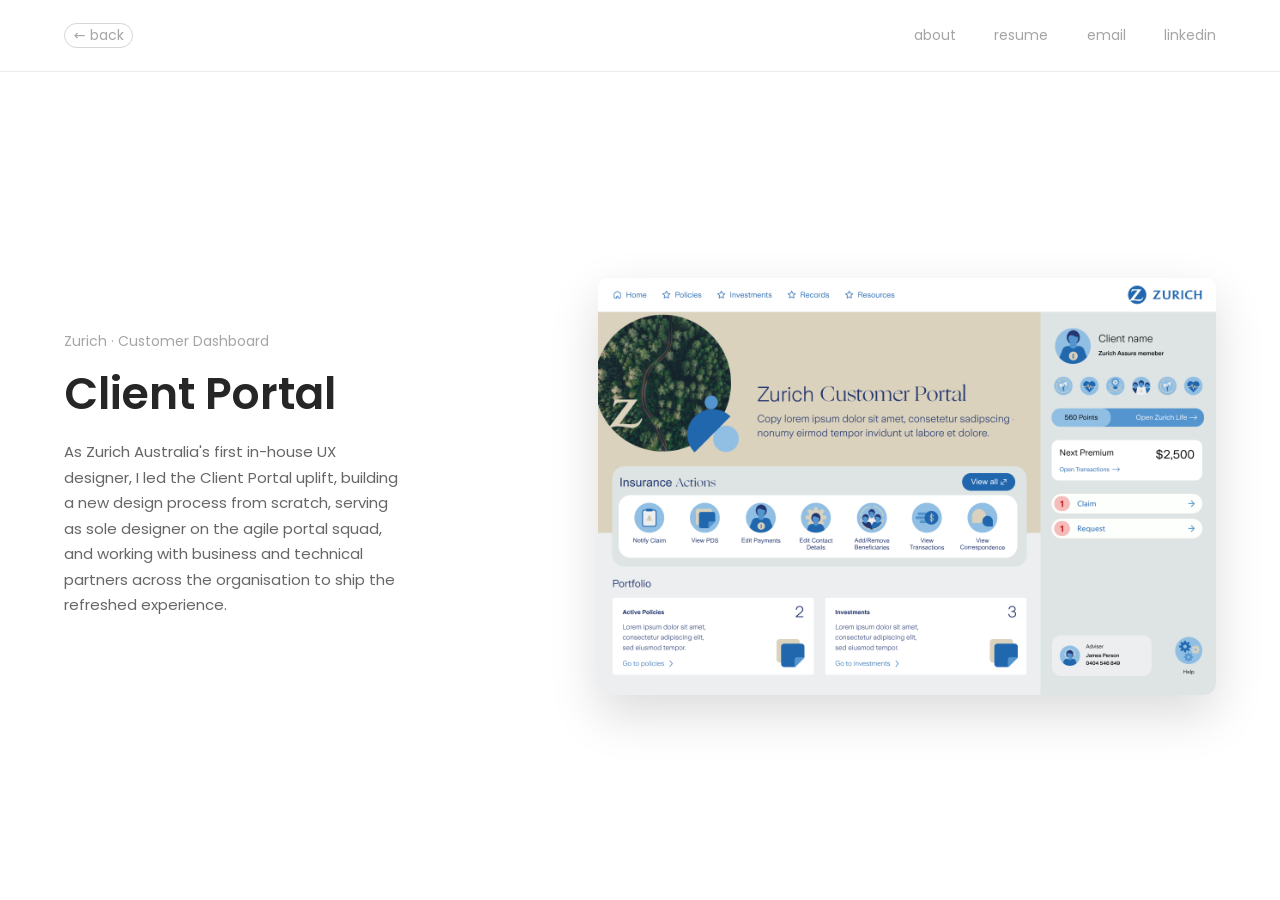
<file: work/galleries/zurich-client-portal/index.html>
<!DOCTYPE html>
<html lang="en">
<head>
 <meta charset="UTF-8">
 <meta name="viewport" content="width=device-width, initial-scale=1.0">
  <title>Customer Dashboard | Jack Morgan</title>
  <meta name="description" content="Gallery: Zurich Client Portal design system and portal components.">
 <link rel="preconnect" href="https://fonts.googleapis.com">
 <link rel="preconnect" href="https://fonts.gstatic.com" crossorigin>
 <link href="https://fonts.googleapis.com/css2?family=Poppins:wght@400;500;600&display=swap" rel="stylesheet">
 <link rel="stylesheet" href="../../../css/style.css?v=case-gallery-nav">
 <link rel="icon" href="data:image/svg+xml,<svg xmlns='http://www.w3.org/2000/svg' viewBox='0 0 100 100'><text y='.9em' font-size='90'>J</text></svg>">
</head>
<body class="gallery-page-body">
 <div class="case-panel case-panel--open" id="case-panel">
 <div class="case-panel__scroll">
 <div class="case-page">
 <header class="case-header">
 <a href="/index.html" class="case-back">← back</a>
   <nav class="site-header__nav" aria-label="Site navigation">
   <a href="/index.html#about">about</a>
   <a href="/resume.pdf" download="Jack-Morgan-Resume.pdf">resume</a>
   <div class="site-header__connect">
    <div class="site-header__connect-tray">
     <a href="mailto:jackalexmorgan@gmail.com">email</a>
     <a href="https://www.linkedin.com/in/jack-morgan-b9568921" target="_blank" rel="noopener noreferrer">linkedin</a>
    </div>
    <button type="button" class="site-header__connect-toggle" aria-expanded="false">connect</button>
   </div>
   </nav>
 </header>


 <main class="gallery-page">
 <div class="gallery-page__inner gallery-page__inner--single">
 <div class="gallery-page__intro">
 <p class="gallery-page__meta">Zurich · Customer Dashboard</p>
 <h1 class="gallery-page__title">Client Portal</h1>
        <p class="gallery-page__desc">As Zurich Australia's first in-house UX designer, I led the Client Portal uplift, building a new design process from scratch, serving as sole designer on the agile portal squad, and working with business and technical partners across the organisation to ship the refreshed experience.</p>
 </div>

 <div class="gallery-page__viewer gallery-page__viewer--single" data-gallery-viewer data-gallery-single>
 <figure class="gallery-page__screen gallery-page__screen--single">
 <img class="gallery-page__image gallery-page__image--wide gallery-page__image--portal" src="../../../images/galleries/zurich-client-portal/dashboard.png" alt="Zurich Client Portal customer dashboard" width="2880" height="1944">
 </figure>
 </div>
 </div>
 </main>
 </div>
 </div>
 </div>
<script src="../../../js/cursor.js"></script>
<script src="../../../js/connect-nav.js?v=connect-nav-all"></script>
<script src="../../../js/case-panel.js"></script>
 <script src="../../../js/gallery-page.js"></script>
</body>
</html>
</file>
<file: css/style.css>
@import url('https://fonts.googleapis.com/css2?family=Poppins:wght@400;500;600&display=swap');

:root {
  --bg: #ffffff;
  --bg-block: #f7f7f7;
  --text: #262626;
  --text-body: #3e3e3e;
  --text-muted: #a5a5a5;
  --text-block-muted: #666666;
  --accent-cta: #6f56cc;
  --highlight: #d9f8fe;
  --border: #d4d4d4;
  --font-heading: 'Poppins', system-ui, sans-serif;
  --font-sans: 'Poppins', system-ui, sans-serif;
  --ease: cubic-bezier(0.22, 1, 0.36, 1);
  --content-max: 1251px;
  --layout-gutter: clamp(1.5rem, 5vw, 5rem);
  --gutter: var(--layout-gutter);
  --work-screenshot-shadow: 0 4px 32px rgba(0, 0, 0, 0.2);
  --gallery-nav-gap: clamp(0.75rem, 2vw, 1.5rem);
}

*,
*::before,
*::after {
  box-sizing: border-box;
  margin: 0;
  padding: 0;
}

html {
  scroll-behavior: smooth;
  -webkit-font-smoothing: antialiased;
}

body {
  font-family: var(--font-sans);
  background: var(--bg);
  color: var(--text);
  line-height: 1.6;
  font-size: 16px;
}

body.has-floating-cursor,
body.has-floating-cursor a,
body.has-floating-cursor button,
body.has-floating-cursor input,
body.has-floating-cursor textarea,
body.has-floating-cursor select,
body.has-floating-cursor label,
body.has-floating-cursor summary,
body.has-floating-cursor .block,
body.has-floating-cursor .gallery-page__image--expandable,
body.has-floating-cursor .gallery-lightbox__backdrop {
  cursor: none;
}

.floating-cursor {
  position: fixed;
  inset: 0;
  pointer-events: none;
  z-index: 100000;
}

.floating-cursor.is-hidden {
  opacity: 0;
  visibility: hidden;
}

.floating-cursor__ring {
  position: fixed;
  top: 0;
  left: 0;
  display: flex;
  align-items: center;
  justify-content: center;
  border-radius: 50%;
  pointer-events: none;
  will-change: transform;
  width: 24px;
  height: 24px;
  background: rgba(88, 88, 96, 0.34);
  box-shadow:
    inset 0 0 0 0.5px rgba(255, 255, 255, 0.28),
    0 1px 6px rgba(0, 0, 0, 0.1);
  transition:
    width 0.38s cubic-bezier(0.34, 1.25, 0.64, 1),
    height 0.38s cubic-bezier(0.34, 1.25, 0.64, 1),
    background 0.28s ease,
    box-shadow 0.28s ease,
    opacity 0.28s ease;
}

.floating-cursor__icon {
  position: absolute;
  width: 18px;
  height: 18px;
  color: rgba(255, 255, 255, 0.92);
  opacity: 0;
  transform: scale(0.82);
  transition:
    opacity 0.24s ease,
    transform 0.32s cubic-bezier(0.34, 1.25, 0.64, 1);
}

.floating-cursor.is-zoom-in .floating-cursor__ring {
  width: 46px;
  height: 46px;
  background: rgba(120, 120, 128, 0.3);
}

.floating-cursor.is-zoom-in .floating-cursor__icon--zoom-in {
  opacity: 1;
  transform: scale(1);
}

.floating-cursor.is-zoom-out .floating-cursor__ring {
  width: 46px;
  height: 46px;
  background: rgba(255, 255, 255, 0.22);
  box-shadow:
    inset 0 0 0 0.5px rgba(255, 255, 255, 0.35),
    0 4px 18px rgba(0, 0, 0, 0.14);
}

.floating-cursor.is-zoom-out .floating-cursor__icon--zoom-out {
  opacity: 1;
  transform: scale(1);
}

.floating-cursor.is-hover .floating-cursor__ring {
  width: 52px;
  height: 52px;
  background: rgba(120, 120, 128, 0.24);
}

.floating-cursor.is-on-block .floating-cursor__ring {
  width: 58px;
  height: 58px;
  background: rgba(255, 255, 255, 0.32);
  box-shadow:
    inset 0 0 0 0.5px rgba(255, 255, 255, 0.55),
    0 4px 18px rgba(0, 0, 0, 0.1);
}

.floating-cursor.is-pressed .floating-cursor__ring {
  width: 18px;
  height: 18px;
  background: rgba(88, 88, 96, 0.42);
}

.floating-cursor.is-on-block.is-pressed .floating-cursor__ring {
  width: 28px;
  height: 28px;
  background: rgba(255, 255, 255, 0.38);
}

.floating-cursor.is-zoom-in.is-pressed .floating-cursor__ring,
.floating-cursor.is-zoom-out.is-pressed .floating-cursor__ring {
  width: 38px;
  height: 38px;
}

@media (prefers-reduced-motion: reduce) {
  .floating-cursor__ring,
  .floating-cursor__icon {
    transition: none;
  }
}

a {
  color: inherit;
  text-decoration: none;
}

img {
  max-width: 100%;
  display: block;
}

button {
  font: inherit;
  color: inherit;
  border: none;
  background: none;
  cursor: pointer;
}

::selection {
  background: var(--highlight);
}

/* ─── Header ─── */

.site-header {
  position: fixed;
  top: 0;
  left: 0;
  right: 0;
  z-index: 100;
  display: flex;
  align-items: center;
  justify-content: space-between;
  height: 72px;
  padding: 0 var(--gutter);
  pointer-events: none;
  background: transparent;
  border-bottom: 1px solid transparent;
  backdrop-filter: blur(0);
  transition:
    background 0.35s var(--ease),
    border-color 0.35s var(--ease),
    backdrop-filter 0.35s var(--ease),
    opacity 1.4s var(--ease),
    visibility 1.4s;
}

.hero-chrome {
  opacity: 0;
  visibility: hidden;
  transition: opacity 1.4s var(--ease), visibility 1.4s;
}

.hero-chrome.is-visible {
  opacity: 1;
  visibility: visible;
}

.site-header.hero-chrome:not(.is-visible) a {
  pointer-events: none;
}

.site-header a,
.site-header__connect-toggle {
  pointer-events: auto;
}

.site-header__brand,
.site-header__nav a {
  font-size: 14px;
  color: var(--text-muted);
  transition: color 0.3s var(--ease);
}

.site-header__brand:hover,
.site-header__nav a:hover {
  color: var(--text);
}

.site-header__nav {
  display: flex;
  gap: clamp(1.25rem, 3vw, 2.5rem);
  align-items: center;
}

.site-header__connect {
  display: contents;
}

.site-header__connect-tray {
  display: contents;
}

.site-header__connect-toggle {
  display: none;
  margin: 0;
  padding: 0;
  border: 0;
  background: transparent;
  font: inherit;
  font-size: 14px;
  color: var(--text-muted);
  cursor: pointer;
  transition: color 0.3s var(--ease);
}

.site-header__connect-toggle:hover {
  color: var(--text);
}

.site-header--static {
  opacity: 1;
  visibility: visible;
  pointer-events: auto;
  background: rgba(255, 255, 255, 0.92);
  backdrop-filter: blur(12px);
  border-bottom: 1px solid rgba(0, 0, 0, 0.08);
}

.site-header--static a {
  pointer-events: auto;
}

/* ─── Hero ─── */

.hero {
  position: sticky;
  top: 0;
  z-index: 0;
  min-height: 100dvh;
  height: 100dvh;
  padding: 0;
  overflow: hidden;
}

.hero__content {
  position: absolute;
  top: 50%;
  left: 50%;
  transform: translate(-50%, -50%);
  transform-origin: center center;
  box-sizing: border-box;
  width: min(960px, calc(100% - 2 * var(--gutter)));
  max-width: min(960px, calc(100% - 2 * var(--gutter)));
  will-change: transform;
}

.hero__title {
  position: relative;
  font-family: var(--font-heading);
  font-size: clamp(2rem, 4.5vw, 50px);
  font-weight: 600;
  line-height: 1.45;
  color: var(--text);
}

.hero__line {
  display: block;
}

.hero__line + .hero__line {
  margin-top: 0.2em;
}

.hero__highlight,
.text-highlight {
  background-color: var(--highlight-bg, var(--highlight));
  color: inherit;
  padding: 0.06em 0.12em;
  box-decoration-break: clone;
  -webkit-box-decoration-break: clone;
}

.text-highlight--lavender { --highlight-bg: #f3e8ff; }
.text-highlight--cyan { --highlight-bg: #ccf2fb; }
.text-highlight--blue { --highlight-bg: #d4e8ff; }
.text-highlight--mint { --highlight-bg: #ccf5dd; }
.text-highlight--purple { --highlight-bg: #ddd4ff; }
.text-highlight--pink { --highlight-bg: #ffd4e5; }
.text-highlight--sky { --highlight-bg: #c2ebff; }
.text-highlight--peach { --highlight-bg: #ffe4c7; }
.text-highlight--digital-hq { --highlight-bg: #c5daf2; }

.hero__highlight:empty {
  background-color: transparent;
  padding: 0;
}

.typewriter-cursor {
  display: inline-block;
  width: 3px;
  height: 1.35em;
  background: var(--text);
  margin-left: 1px;
  vertical-align: -0.1em;
  animation: cursor-blink 0.7s step-end infinite;
}

.typewriter-glue {
  white-space: nowrap;
}

@keyframes cursor-blink {
  0%, 100% { opacity: 1; }
  50% { opacity: 0; }
}

.scroll-indicator {
  position: absolute;
  bottom: 3rem;
  left: 50%;
  transform: translateX(-50%);
  display: flex;
  align-items: center;
  justify-content: center;
  width: 41px;
  height: 65px;
  border: 2px solid var(--border);
  border-radius: 100px;
  color: var(--text-muted);
  transition:
    opacity 1.4s var(--ease),
    visibility 1.4s,
    border-color 0.3s var(--ease),
    color 0.3s var(--ease);
}

.scroll-indicator:hover {
  border-color: var(--text-muted);
  color: var(--text);
}

.scroll-indicator__icon {
  width: 14px;
  height: 22px;
  display: block;
  animation: scroll-arrow-bob 4s var(--ease) infinite;
}

@keyframes scroll-arrow-bob {
  0%, 100% { transform: translateY(0); opacity: 1; }
  50% { transform: translateY(5px); opacity: 0.55; }
}

/* ─── Work blocks ─── */

.work {
  position: relative;
  z-index: 1;
  padding: 0 var(--gutter) 6rem;
  background: var(--bg);
}

.work__inner {
  width: 100%;
  max-width: none;
  margin: 0 auto;
  display: flex;
  flex-direction: column;
  gap: 40px;
}

.gallery-row {
  display: grid;
  grid-template-columns: repeat(2, minmax(0, 1fr));
  gap: 40px;
}

.block {
  display: flex;
  flex-direction: column;
  width: 100%;
  min-height: 600px;
  background: var(--bg-block);
  border: none;
  border-radius: 8px;
  text-align: left;
  padding: 12px 16px 33px;
  gap: 12px;
  cursor: pointer;
  overflow: hidden;
  position: relative;
  isolation: isolate;
  --hover-x: 50%;
  --hover-y: 50%;
  --hover-active-radius: 0px;
  --block-hover: #6f56cc;
}

.block--case-study {
  container-type: inline-size;
  container-name: case-tile;
}

.block::before {
  content: '';
  position: absolute;
  inset: 0;
  background: var(--block-hover);
  clip-path: circle(0px at var(--hover-x) var(--hover-y));
  transition: clip-path 0.55s var(--ease);
  z-index: 0;
  pointer-events: none;
}

.block > * {
  position: relative;
  z-index: 1;
}

.block.is-hover::before,
.block:focus-visible::before {
  clip-path: circle(var(--hover-active-radius) at var(--hover-x) var(--hover-y));
}

a.block {
  color: inherit;
}

.block--case-study .block__body,
.block--gallery .block__body {
  flex: 1;
  display: flex;
  align-items: center;
  justify-content: center;
  min-height: 0;
  padding: 0;
}

.block--case-study .block__body {
  flex-direction: row;
  justify-content: center;
  justify-content: safe center;
  /* Shrink image↔copy gap as the tile narrows; floor at 1rem before stack */
  gap: clamp(1rem, calc(100cqw - 32px - 470px - 460px), 7.5rem);
  width: 100%;
  min-width: 0;
}

.block--case-study-reverse .block__body {
  flex-direction: row-reverse;
}

.block--case-study .block__media {
  position: static;
  flex: 0 0 auto;
  width: fit-content;
  max-width: 100%;
  /* Same vertical media inset as gallery tiles */
  padding: 1.75rem 0;
}

.block__frame {
  position: relative;
  overflow: hidden;
  border-radius: 12px;
  box-shadow: none;
  flex-shrink: 0;
  transition: transform 0.5s var(--ease);
  line-height: 0;
}

.block__frame--case {
  width: 470px;
  max-width: 100%;
  height: 267px;
}

.block__frame--phone {
  width: 148px;
  height: 320px;
}

.block__frame--wide {
  width: 350px;
  max-width: 100%;
  height: 250px;
}

.block__frame--swap {
  border-radius: 0;
  box-shadow: none;
  background: transparent;
  overflow: visible;
}

.block__frame:not(.block__frame--swap) {
  overflow: visible;
}

.block__frame--swap .block__frame__img--hover {
  position: absolute;
  inset: 0;
  opacity: 0;
  width: 100%;
  height: 100%;
  object-fit: contain;
  object-position: center;
  border-radius: 0;
  box-shadow: none;
  filter: drop-shadow(0 4px 50px rgba(0, 0, 0, 0.25));
  transform: scale(1);
  transform-origin: center center;
}

.block.is-hover .block__frame--swap .block__frame__img--default,
.block:focus-visible .block__frame--swap .block__frame__img--default {
  opacity: 0;
}

.block.is-hover .block__frame--swap .block__frame__img--hover,
.block:focus-visible .block__frame--swap .block__frame__img--hover {
  opacity: 1;
  transform: scale(2);
}

.block.is-hover .block__frame--swap.block__frame--hover-scale-3 .block__frame__img--hover,
.block:focus-visible .block__frame--swap.block__frame--hover-scale-3 .block__frame__img--hover {
  transform: scale(3);
}

.block__frame img {
  position: absolute;
  display: block;
  max-width: none;
  pointer-events: none;
}

.block__frame--fill img,
.block__frame--case:not(.block__frame--crop-digital-hq):not(.block__frame--crop-migrate):not(.block__frame--swap) img,
.block__frame--phone:not(.block__frame--swap) img,
.block__frame--wide:not(.block__frame--crop-insurance):not(.block__frame--crop-portal):not(.block__frame--swap) img,
.block__frame--swap .block__frame__img--default {
  inset: 0;
  width: 100%;
  height: 100%;
  object-fit: cover;
}

.block__frame--crop-insurance img {
  height: 302.29%;
  width: 130.14%;
  left: -14.9%;
  top: -0.23%;
}

.block__frame--crop-digital-hq img {
  height: 344.75%;
  width: 100%;
  left: 0;
  top: -8.05%;
}

.block__frame--crop-migrate img {
  height: 123.52%;
  width: 101.43%;
  left: -0.93%;
  top: 0.08%;
}

.block__frame--crop-portal img {
  height: 100%;
  width: 125.35%;
  left: -4.27%;
  top: 0;
}

.block__frame--aspect-portal {
  height: auto;
  aspect-ratio: 2880 / 1944;
}

.block__frame--wide.block__frame--aspect-portal {
  height: auto;
}

.block__frame--swap.block__frame--aspect-portal .block__frame__img--default {
  object-fit: contain;
}

.block.is-hover .block__frame,
.block:focus-visible .block__frame {
  transform: scale(1.06);
}

.block--case-study .block__copy {
  position: static;
  transform: none;
  flex: 0 1 auto;
  width: min(460px, 100%);
  max-width: 460px;
  min-width: 0;
  padding: 0;
  display: flex;
  flex-direction: column;
  gap: 12px;
  align-self: center;
}

.block--case-study .block__tags {
  flex-wrap: nowrap;
}

.block--gallery {
  min-height: 600px;
}

.block__meta {
  display: flex;
  justify-content: space-between;
  align-items: center;
  gap: 10px;
  flex-shrink: 0;
}

.block__label {
  flex: 1;
  min-width: 0;
  hyphens: auto;
  -webkit-hyphens: auto;
  overflow-wrap: break-word;
}

.block__label-short {
  display: none;
}

.block__label,
.block__type {
  font-size: 14px;
  color: var(--text-muted);
  transition: color 0.4s var(--ease);
}

.block__badges {
  display: flex;
  flex-wrap: wrap;
  justify-content: flex-end;
  gap: 8px;
  flex-shrink: 0;
}

.block--featured {
  padding: 16px 16px 33px;
}

.block--featured .block__meta {
  align-items: flex-start;
}

.block__badge {
  display: inline-flex;
  align-items: center;
  gap: 5px;
  padding: 5px 10px 5px 8px;
  border-radius: 999px;
  font-size: 12px;
  font-weight: 500;
  line-height: 1;
  letter-spacing: 0.01em;
  transition: background-color 0.4s var(--ease), color 0.4s var(--ease);
}

.block__badge-icon {
  width: 13px;
  height: 13px;
  flex-shrink: 0;
}

.block__badge--shipped {
  background: #dff5e6;
  color: #1f7a45;
}

.block__badge--case {
  background: #f8ebc8;
  color: #9a6b12;
}

.block__badge--prototype {
  background: #ebe4ff;
  color: #5b45b0;
}

.block__badge--passion {
  background: #fde2e4;
  color: #c23b4a;
}

.block.is-hover .block__badge--shipped,
.block:focus-visible .block__badge--shipped {
  background: rgba(255, 255, 255, 0.92);
  color: #1f7a45;
}

.block.is-hover .block__badge--case,
.block:focus-visible .block__badge--case {
  background: rgba(255, 255, 255, 0.92);
  color: #9a6b12;
}

.block.is-hover .block__badge--prototype,
.block:focus-visible .block__badge--prototype {
  background: rgba(255, 255, 255, 0.92);
  color: #5b45b0;
}

.block.is-hover .block__badge--passion,
.block:focus-visible .block__badge--passion {
  background: rgba(255, 255, 255, 0.92);
  color: #c23b4a;
}

.block__brand--logo {
  display: inline-flex;
  align-items: center;
  gap: 8px;
}

.block__brand-logo {
  display: block;
  width: auto;
  height: 22px;
  transition: filter 0.4s var(--ease);
}

.block__brand-logo--zilo {
  height: 16px;
}

.block.is-hover .block__brand-logo,
.block:focus-visible .block__brand-logo {
  filter: brightness(0) invert(1);
}

.block__brand-mark {
  width: 22px;
  height: 22px;
  flex-shrink: 0;
}

.block__tags {
  display: flex;
  flex-wrap: wrap;
  gap: 12px;
  margin: 4px 0 0;
  padding: 0;
}

.block__tag {
  display: inline-flex;
  align-items: center;
  justify-content: center;
  box-sizing: border-box;
  padding: 5px 10px;
  border: none;
  border-radius: 999px;
  background: #ececec;
  font-size: 12px;
  font-weight: 600;
  line-height: 1;
  color: #262626;
  white-space: nowrap;
  transition: background-color 0.4s var(--ease), color 0.4s var(--ease);
}

.block.is-hover .block__tag,
.block:focus-visible .block__tag {
  background: rgba(255, 255, 255, 0.22);
  color: #fff;
}

.block:hover .block__label,
.block:hover .block__type,
.block:focus-visible .block__label,
.block:focus-visible .block__type,
.block.is-hover .block__label,
.block.is-hover .block__type {
  color: #fff;
}

.block.is-hover .block__brand,
.block.is-hover .block__title,
.block.is-hover .block__desc,
.block:focus-visible .block__brand,
.block:focus-visible .block__title,
.block:focus-visible .block__desc {
  color: #fff;
}

.block__body {
  flex: 1;
  display: grid;
  grid-template-columns: minmax(0, 1fr) minmax(0, 1fr);
  gap: clamp(3rem, 8vw, 6.5rem);
  align-items: center;
  padding: clamp(1.5rem, 4vw, 3.5rem) clamp(0.75rem, 2vw, 1.5rem);
  min-height: 0;
}

.block__body--gallery {
  display: flex;
  flex-direction: column;
  align-items: center;
  justify-content: center;
  grid-template-columns: unset;
  gap: 1.25rem;
  padding: 0;
}

.block--gallery .block__tags {
  justify-content: center;
  margin: 0;
}

.block__media {
  display: flex;
  align-items: center;
  justify-content: center;
  width: 100%;
  height: auto;
  align-self: center;
  padding: 1.75rem;
}

.block__media img {
  display: block;
  transition: transform 0.5s var(--ease);
  transform: scale(1);
  transform-origin: center center;
}

.block__frame img {
  transform: none;
}

.block__frame .block__frame__img--default,
.block__frame:not(.block__frame--swap) > img {
  border-radius: 12px;
  box-shadow: var(--work-screenshot-shadow);
}

.block__frame:not(.block__frame--swap) img {
  transition: none;
}

.block__frame--swap img {
  transition: opacity 0.3s var(--ease), filter 0.3s var(--ease), transform 0.5s var(--ease);
}

.block__copy {
  max-width: 24rem;
  align-self: center;
}

.block__brand {
  font-size: 14px;
  color: var(--text-block-muted);
  line-height: 1.4;
  transition: color 0.4s var(--ease);
}

.block:hover .block__brand,
.block:focus-visible .block__brand {
  color: #fff;
}

.block__title {
  font-family: var(--font-heading);
  font-size: clamp(1.75rem, 3.2vw, 40px);
  font-weight: 600;
  color: var(--text-block-muted);
  line-height: 1.125;
  margin-bottom: 0;
  transition: color 0.4s var(--ease);
}

.block--case-study .block__title {
  line-height: 45px;
}

.block:hover .block__title,
.block:focus-visible .block__title {
  color: #fff;
}

.block__desc {
  font-size: 14px;
  color: var(--text-block-muted);
  line-height: 1.65;
  max-width: 293px;
  margin: 0;
  transition: color 0.4s var(--ease);
}

.block:hover .block__desc,
.block:focus-visible .block__desc {
  color: #fff;
}

/* ─── About ─── */

.about {
  position: relative;
  z-index: 1;
  overflow: hidden;
  padding: 6rem var(--gutter) 8rem;
  border-top: 1px solid rgba(0, 0, 0, 0.06);
  isolation: isolate;
  scroll-margin-top: 72px;
  background: var(--bg);
}

.about__float {
  position: absolute;
  left: 0;
  top: 0;
  width: clamp(11.4rem, 26.4vw, 15.6rem);
  height: clamp(11.4rem, 26.4vw, 15.6rem);
  z-index: 1;
  pointer-events: none;
  opacity: 0;
  transition: opacity 0.6s var(--ease);
  will-change: transform;
}

.about__float.is-active {
  opacity: 0.95;
}

.about__float img {
  display: block;
  width: 100%;
  height: 100%;
  object-fit: cover;
  border-radius: 50%;
  border: 3px solid #fff;
}

.about__inner {
  position: relative;
  z-index: 2;
  max-width: 720px;
  margin: 0 auto;
}

.about__heading {
  font-family: var(--font-heading);
  font-size: clamp(2rem, 4vw, 2.75rem);
  font-weight: 600;
  line-height: 1.2;
  margin-bottom: 2rem;
  color: var(--text);
}

.about__heading em {
  font-style: italic;
}

.about p {
  font-size: 1rem;
  color: var(--text-body);
  margin-bottom: 1.25rem;
  max-width: 60ch;
  line-height: 1.7;
}

.about__meta {
  display: flex;
  flex-wrap: wrap;
  gap: 2.5rem;
  margin-top: 3rem;
  padding-top: 2rem;
  border-top: 1px solid rgba(0, 0, 0, 0.08);
}

.about__meta dt {
  font-size: 12px;
  font-weight: 500;
  letter-spacing: 0.06em;
  text-transform: uppercase;
  color: var(--text-muted);
  margin-bottom: 0.25rem;
}

.about__meta dd {
  font-size: 0.9375rem;
  color: var(--text-body);
}

.about__meta dd a {
  border-bottom: 1px solid var(--border);
  transition: border-color 0.3s;
}

.about__meta dd a:hover {
  border-color: var(--text);
}

/* ─── Scroll reveal ─── */

.reveal {
  opacity: 0;
  transform: translateY(32px);
  transition: opacity 0.8s var(--ease), transform 0.8s var(--ease);
}

.reveal.visible {
  opacity: 1;
  transform: translateY(0);
}

.reveal.visible .reveal {
  opacity: 1;
  transform: translateY(0);
}

@media (prefers-reduced-motion: reduce) {
  html { scroll-behavior: auto; }
  .scroll-indicator__icon { animation: none; }
  .typewriter-cursor { animation: none; opacity: 1; }
  .hero-chrome {
    opacity: 1;
    visibility: visible;
  }
  .hero__content {
    will-change: auto;
    transform: translate(-50%, -50%) !important;
  }
  .reveal {
    opacity: 1;
    transform: none;
    transition: none;
  }

  .block::before {
    transition: none;
  }

  .block.is-hover::before,
  .block:focus-visible::before {
    clip-path: none;
  }

  .block.is-hover .block__frame,
  .block:focus-visible .block__frame,
  .block:hover .block__frame {
    transform: none;
  }

  .gallery-page-body--screen-hover .case-panel::before,
  .case-panel--screen-hover::before {
    transition: none;
  }

  .gallery-page-body--screen-hover.is-hover .case-panel::before,
  .case-panel--screen-hover.is-hover::before {
    clip-path: none;
  }

  .gallery-page__image--expandable:hover,
  .gallery-page__image--expandable:focus-visible {
    transform: none;
  }
}

/* ─── Case panel ─── */

body.case-open {
  overflow: hidden;
}

.case-panel {
  position: fixed;
  inset: 0;
  z-index: 200;
  background: var(--bg);
  transform: translateX(100%);
  transition: transform 0.55s var(--ease);
  will-change: transform;
  box-shadow: -12px 0 40px rgba(0, 0, 0, 0.08);
}

.case-panel--open {
  transform: translateX(0);
}

.case-panel__scroll {
  height: 100%;
  overflow-y: auto;
  overflow-x: hidden;
  overscroll-behavior: contain;
}

@media (prefers-reduced-motion: reduce) {
  .case-panel { transition: none; }
}

/* ─── Case study pages ─── */

.case-page {
  min-height: 100vh;
}

.case-header {
  height: 72px;
  padding: 0 var(--gutter);
  display: flex;
  justify-content: space-between;
  align-items: center;
  border-bottom: 1px solid rgba(0, 0, 0, 0.08);
  position: sticky;
  top: 0;
  background: rgba(255, 255, 255, 0.92);
  backdrop-filter: blur(12px);
  z-index: 100;
}

.case-header__start {
  display: flex;
  align-items: center;
  gap: 40px;
  min-width: 0;
  flex: 1;
}

.case-header__logo {
  display: block;
  height: 20px;
  width: auto;
  max-width: 100%;
  object-fit: contain;
  object-position: left center;
}

.case-header__logo-link {
  display: block;
  line-height: 0;
  min-width: 0;
  overflow: hidden;
  opacity: 0;
  transform: translateY(4px);
  pointer-events: none;
  transition: opacity 0.25s var(--ease), transform 0.25s var(--ease);
}

.case-header--sticky-logo.is-logo-stuck .case-header__logo-link {
  opacity: 1;
  transform: translateY(0);
  pointer-events: auto;
}

.case-back {
  display: inline-flex;
  align-items: center;
  flex-shrink: 0;
  padding: 0.1rem 0.55rem;
  border: 1px solid rgba(0, 0, 0, 0.16);
  border-radius: 999px;
  font-size: 14px;
  line-height: 1.4;
  color: var(--text-muted);
  white-space: nowrap;
  transition: border-color 0.3s, color 0.3s;
}

.case-back:hover {
  border-color: rgba(0, 0, 0, 0.32);
  color: var(--text);
}

.case-stats {
  display: grid;
  grid-template-columns: repeat(3, minmax(0, 1fr));
  gap: 1rem;
}

.case-stat {
  display: flex;
  align-items: flex-start;
  justify-content: space-between;
  gap: 1rem;
  padding: 1.15rem 1.2rem;
  background: var(--bg-block);
  border: 1px solid rgba(0, 0, 0, 0.04);
  border-radius: 14px;
}

.case-stat__value {
  font-family: var(--font-heading);
  font-size: clamp(1.5rem, 2.4vw, 1.85rem);
  font-weight: 600;
  font-style: italic;
  line-height: 1.1;
  color: #2f9e8f;
  margin: 0 0 0.35rem;
}

.case-stat__label {
  margin: 0;
  font-size: 0.8125rem;
  line-height: 1.35;
  color: var(--text-body);
}

.case-stat__icon {
  display: inline-flex;
  align-items: center;
  justify-content: center;
  width: 28px;
  height: 28px;
  flex-shrink: 0;
  border: 1.5px solid rgba(0, 0, 0, 0.18);
  border-radius: 50%;
  color: var(--text-muted);
}

.case-stat__icon svg {
  width: 14px;
  height: 14px;
}

.case-hero {
  padding: 4rem var(--gutter) 3rem;
  max-width: 1200px;
  margin: 0 auto;
}

/* Product case heroes (Migrate, Recertifications) — must follow .case-hero */
.case-hero.case-hero--product {
  width: min(884px, calc(100% - 2 * var(--gutter)));
  max-width: 884px;
  margin-left: auto;
  margin-right: auto;
  padding: 90px 0 0;
}

.case-hero--product .case-hero__title-row {
  display: flex;
  align-items: flex-start;
  justify-content: space-between;
  gap: 1.25rem 1.5rem;
  flex-wrap: wrap;
  margin-bottom: 45px;
}

.case-hero--product .case-hero__product {
  margin: 0;
  max-width: none;
  line-height: 0;
  font-size: 0;
}

.case-hero--product .case-hero__logo-img {
  display: block;
  overflow: visible;
}

.case-page--migrate .case-hero__logo-img {
  width: 307px;
  height: 35.25px;
}

.case-page--recertifications .case-hero__logo-img {
  width: 254px;
  height: 48px;
  max-width: min(254px, 100%);
}

.case-page--digital-hq .case-hero__product--lockup {
  display: inline-flex;
  align-items: center;
  gap: 0.85rem;
  font-size: 0;
  line-height: 0;
}

.case-page--digital-hq .case-hero__logo-img {
  width: 148px;
  height: 36px;
  max-width: min(148px, 42vw);
}

.case-page--digital-hq .case-hero__product-name {
  font-family: var(--font-heading);
  font-size: 28px;
  font-weight: 400;
  font-style: italic;
  line-height: 1.1;
  letter-spacing: -0.02em;
  color: var(--text);
  white-space: nowrap;
}

.case-hero--product .case-hero-sub {
  max-width: none;
  width: 100%;
  margin-bottom: 2.5rem;
  font-size: 18px;
  line-height: 1.55;
  color: var(--text);
}

.case-hero--product .case-stats {
  gap: 30px;
}

.case-hero--product .case-stat {
  align-items: center;
  padding: 14px 20px;
  background: #f6f6f6;
  border: none;
  border-radius: 12px;
}

.case-hero--product .case-stat__copy {
  display: flex;
  flex-direction: column;
  gap: 4px;
}

.case-hero--product .case-stat__value {
  font-family: var(--font-sans);
  font-size: 19px;
  font-weight: 400;
  font-style: normal;
  line-height: 1.2;
  color: #39977E;
  margin: 0;
}

.case-hero--product .case-stat__label {
  font-size: 13px;
  line-height: 1.2;
  color: var(--text-body);
  margin: 0;
}

.case-hero--product .case-stat__icon {
  width: 25px;
  height: 25px;
  border: none;
  border-radius: 0;
  color: #989393;
}

.case-hero--product .case-stat__icon img,
.case-hero--product .case-stat__icon svg {
  width: 25px;
  height: 25px;
  display: block;
}

.case-page--product .case-hero-image {
  width: min(var(--content-max), calc(100% - 2 * var(--gutter)));
  margin-top: 70px;
  border-radius: 16px;
  border: none;
  box-shadow: 0 18px 60px rgba(0, 0, 0, 0.12);
}

.case-hero-tag {
  font-size: 12px;
  font-weight: 500;
  letter-spacing: 0.1em;
  text-transform: uppercase;
  color: var(--text-muted);
  margin-bottom: 1rem;
}

.case-hero h1 {
  font-family: var(--font-heading);
  font-size: clamp(2.5rem, 5vw, 4rem);
  font-weight: 600;
  line-height: 1.08;
  max-width: 16ch;
  margin-bottom: 1.5rem;
}

.case-hero-sub {
  font-size: clamp(1rem, 1.8vw, 1.2rem);
  color: var(--text-body);
  max-width: 52ch;
  line-height: 1.55;
  margin-bottom: 2.5rem;
}

.case-meta {
  display: flex;
  flex-wrap: wrap;
  gap: 2.5rem;
}

.case-meta-item dt {
  font-size: 12px;
  font-weight: 500;
  letter-spacing: 0.1em;
  text-transform: uppercase;
  color: var(--text-muted);
  margin-bottom: 0.25rem;
}

.case-meta-item dd {
  font-size: 0.9375rem;
}

.case-hero-image {
  margin-top: 3rem;
  margin-bottom: 0;
  margin-left: auto;
  margin-right: auto;
  width: min(1200px, calc(100% - 2 * var(--gutter)));
  border-radius: 12px;
  overflow: hidden;
  box-shadow: 0 24px 80px rgba(0, 0, 0, 0.1);
  border: 1px solid rgba(0, 0, 0, 0.06);
}

.case-hero-image img,
.case-hero-image video {
  display: block;
  width: 100%;
  height: auto;
  border: none;
  border-radius: 0;
  box-shadow: none;
  background: transparent;
  max-height: none;
}

.case-body {
  max-width: 820px;
  margin: 0 auto;
  padding: 5rem var(--gutter);
}

.case-section {
  margin-bottom: 5rem;
}

.case-section:last-child {
  margin-bottom: 0;
}

.section-label {
  font-size: 12px;
  font-weight: 500;
  letter-spacing: 0.1em;
  text-transform: uppercase;
  color: var(--text-muted);
  margin-bottom: 1rem;
}

.case-section h2 {
  font-family: var(--font-heading);
  font-size: clamp(1.75rem, 3vw, 2.25rem);
  font-weight: 600;
  line-height: 1.2;
  margin-bottom: 1.5rem;
}

.case-section h2 em {
  font-style: italic;
}

.case-section p {
  font-size: 1rem;
  color: var(--text-body);
  margin-bottom: 1.25rem;
  line-height: 1.7;
}

.stat-row {
  display: grid;
  grid-template-columns: repeat(3, 1fr);
  gap: 1rem;
  margin: 2.5rem 0;
}

.stat-card {
  background: var(--bg-block);
  border: 1px solid rgba(0, 0, 0, 0.06);
  border-radius: 12px;
  padding: 1.5rem;
  text-align: center;
}

.stat-value {
  font-family: var(--font-heading);
  font-size: 2rem;
  font-weight: 600;
  line-height: 1;
  margin-bottom: 0.5rem;
}

.stat-label {
  font-size: 0.8125rem;
  color: var(--text-body);
}

.decision-grid {
  display: grid;
  grid-template-columns: repeat(2, 1fr);
  gap: 1rem;
  margin: 2rem 0;
}

.decision-card {
  background: var(--bg-block);
  border: 1px solid rgba(0, 0, 0, 0.06);
  border-radius: 12px;
  padding: 1.5rem;
}

.decision-card h3 {
  font-size: 1rem;
  font-weight: 500;
  margin-bottom: 0.5rem;
}

.decision-card p {
  font-size: 0.9375rem;
  margin-bottom: 0;
}

.image-block {
  margin: 3rem -2rem;
}

.image-block img {
  width: 100%;
  border-radius: 12px;
  box-shadow: 0 16px 48px rgba(0, 0, 0, 0.08);
  border: 1px solid rgba(0, 0, 0, 0.06);
}

.image-caption {
  font-size: 0.8125rem;
  color: var(--text-muted);
  text-align: center;
  margin-top: 1rem;
  font-style: italic;
}

.image-block--wireframe img {
  border: 2px dashed rgba(0, 0, 0, 0.12);
  box-shadow: none;
  background: #fff;
}

.research-steps {
  display: flex;
  flex-direction: column;
  margin: 2rem 0;
  border-top: 1px solid rgba(0, 0, 0, 0.08);
}

.research-step {
  display: grid;
  grid-template-columns: 140px 1fr;
  gap: 1.5rem;
  padding: 1.25rem 0;
  border-bottom: 1px solid rgba(0, 0, 0, 0.08);
  align-items: start;
}

.research-step h3 {
  font-size: 0.9375rem;
  font-weight: 500;
}

.research-step p {
  font-size: 0.9375rem;
  margin-bottom: 0;
}

.wireframe-grid,
.competitor-grid {
  display: grid;
  grid-template-columns: repeat(3, 1fr);
  gap: 1rem;
  margin: 2rem 0;
}

.wireframe-grid img,
.competitor-grid img {
  width: 100%;
  border-radius: 12px;
  border: 1px solid rgba(0, 0, 0, 0.06);
}

.wireframe-grid img {
  border-style: dashed;
  background: #fff;
}

.prototype-grid {
  display: grid;
  grid-template-columns: repeat(2, 1fr);
  gap: 1.25rem;
  margin: 2rem 0;
}

.prototype-grid img {
  width: 100%;
  border-radius: 12px;
  border: 1px solid rgba(0, 0, 0, 0.06);
  box-shadow: 0 12px 32px rgba(0, 0, 0, 0.06);
}

.learn-grid {
  display: grid;
  grid-template-columns: repeat(2, 1fr);
  gap: 1rem;
  margin: 2rem 0;
}

.case-subheading {
  font-size: 1.125rem;
  font-weight: 600;
  margin: 2.25rem 0 0.75rem;
}

.learn-card {
  padding: 1.5rem;
  border-left: 3px solid var(--highlight);
  background: rgba(217, 248, 254, 0.3);
  border-radius: 0 12px 12px 0;
}

.learn-card h3 {
  font-size: 0.9375rem;
  font-weight: 500;
  margin-bottom: 0.5rem;
}

.learn-card p {
  font-size: 0.9375rem;
  margin-bottom: 0;
}

.iteration-list {
  display: flex;
  flex-direction: column;
  margin: 2rem 0;
}

.iteration-item {
  display: grid;
  grid-template-columns: 120px 1fr;
  gap: 1.5rem;
  padding: 1.25rem 0;
  border-bottom: 1px solid rgba(0, 0, 0, 0.08);
}

.iteration-label {
  font-size: 12px;
  font-weight: 500;
  letter-spacing: 0.06em;
  text-transform: uppercase;
  color: var(--text-muted);
}

.iteration-item p {
  margin-bottom: 0;
  font-size: 0.9375rem;
}

.outcome-grid {
  display: grid;
  grid-template-columns: repeat(2, 1fr);
  gap: 1rem;
  margin-top: 2rem;
}

.outcome-card {
  background: #f6f6f6;
  color: var(--text);
  border-radius: 8px;
  padding: 20px 22px;
}

.outcome-card h3 {
  font-family: var(--font-heading);
  font-size: 1.25rem;
  font-weight: 600;
  color: var(--text);
  margin-bottom: 0.75rem;
}

.outcome-card p {
  color: var(--text-body);
  font-size: 0.9375rem;
  margin-bottom: 0;
}

.design-test {
  display: flex;
  flex-direction: column;
  gap: clamp(3rem, 6vw, 4.5rem);
  margin-top: 2.5rem;
}

.design-test__item {
  display: grid;
  grid-template-columns: minmax(0, 0.4fr) minmax(0, 0.6fr);
  gap: clamp(1.75rem, 4vw, 3rem);
  align-items: start;
}

.design-test__item--stacked {
  grid-template-columns: 1fr;
}

.design-test__item--reverse .design-test__copy {
  order: 2;
}

.design-test__item--reverse .design-test__media {
  order: 1;
}

.design-test__copy h3 {
  font-family: var(--font-heading);
  font-size: 1.25rem;
  font-weight: 600;
  margin-bottom: 0.75rem;
}

.design-test__copy p {
  font-size: 0.9375rem;
  line-height: 1.7;
  margin-bottom: 1.25rem;
}

.design-test__copy p:last-child {
  margin-bottom: 0;
}

.design-test__media img {
  display: block;
  width: 100%;
  border-radius: 12px;
  box-shadow: 0 12px 40px rgba(0, 0, 0, 0.1);
  border: 1px solid rgba(0, 0, 0, 0.06);
}

.design-test__media .image-compare__image {
  border-radius: 0;
  box-shadow: none;
  border: 0;
}

.design-test__compare {
  display: grid;
  grid-template-columns: repeat(2, minmax(0, 1fr));
  gap: 1rem;
}

.image-compare {
  position: relative;
  overflow: hidden;
  border-radius: 12px;
  box-shadow: 0 12px 40px rgba(0, 0, 0, 0.1);
  border: 1px solid rgba(0, 0, 0, 0.06);
  touch-action: none;
  user-select: none;
  cursor: ew-resize;
  --compare-position: 50%;
}

.image-compare.is-hover-tracking {
  cursor: crosshair;
}

.image-compare__image {
  display: block;
  width: 100%;
  height: auto;
  pointer-events: none;
}

.image-compare__before-wrap {
  position: absolute;
  inset: 0 auto 0 0;
  width: var(--compare-position);
  overflow: hidden;
}

.image-compare__image--before {
  max-width: none;
}

.image-compare__divider {
  position: absolute;
  top: 0;
  bottom: 0;
  left: var(--compare-position);
  width: 2px;
  transform: translateX(-50%);
  background: rgba(255, 255, 255, 0.95);
  box-shadow: 0 0 0 1px rgba(0, 0, 0, 0.08);
  z-index: 2;
}

.image-compare__handle {
  position: absolute;
  top: 50%;
  left: 50%;
  transform: translate(-50%, -50%);
  display: flex;
  align-items: center;
  justify-content: center;
  width: 36px;
  height: 36px;
  border-radius: 999px;
  background: rgba(255, 255, 255, 0.96);
  box-shadow:
    0 0 0 1px rgba(0, 0, 0, 0.08),
    0 8px 24px rgba(0, 0, 0, 0.14);
  color: rgba(38, 38, 38, 0.72);
}

.image-compare__handle svg {
  width: 18px;
  height: 18px;
}

.image-compare__label {
  position: absolute;
  top: 0.85rem;
  z-index: 3;
  padding: 0.35rem 0.65rem;
  border-radius: 6px;
  background: rgba(38, 38, 38, 0.72);
  color: rgba(255, 255, 255, 0.92);
  font-size: 11px;
  font-weight: 600;
  letter-spacing: 0.08em;
  text-transform: uppercase;
  pointer-events: none;
}

.image-compare__label--before {
  left: 0.85rem;
}

.image-compare__label--after {
  right: 0.85rem;
}

.image-compare__input {
  position: absolute;
  width: 1px;
  height: 1px;
  margin: -1px;
  padding: 0;
  overflow: hidden;
  clip: rect(0, 0, 0, 0);
  white-space: nowrap;
  border: 0;
}

@media (prefers-reduced-motion: reduce) {
  .image-compare__divider,
  .image-compare__handle {
    transition: none;
  }
}

.design-test__compare figcaption,
.design-test__duo figcaption,
.design-test__stack figcaption,
.design-test__media figure figcaption {
  font-size: 13px;
  color: var(--text-muted);
  margin-top: 0.65rem;
  text-align: center;
}

.design-test__duo {
  display: grid;
  grid-template-columns: minmax(0, 0.32fr) minmax(0, 0.68fr);
  gap: 1rem;
  align-items: start;
}

.design-test__duo--equal {
  grid-template-columns: repeat(2, minmax(0, 1fr));
  gap: clamp(1.25rem, 3vw, 2rem);
  align-items: start;
  justify-items: center;
}

.design-test__duo--equal figure {
  margin: 0;
  width: 100%;
  max-width: min(360px, 100%);
}

.design-test__stack {
  display: flex;
  flex-direction: column;
  gap: 1rem;
}

.case-footer {
  text-align: center;
  padding: 5rem var(--gutter) 6rem;
  border-top: 1px solid rgba(0, 0, 0, 0.08);
}

.case-footer p {
  font-family: var(--font-heading);
  font-size: clamp(1.5rem, 3vw, 2rem);
  font-weight: 600;
  margin-bottom: 0.25rem;
}

.case-footer p em {
  font-style: italic;
}

.case-footer-sub {
  font-size: 0.9375rem;
  color: var(--text-body);
  margin-top: 1rem;
}

.case-footer-links {
  display: flex;
  justify-content: center;
  gap: 1.5rem;
  margin-top: 2rem;
}

.case-footer p em a {
  transition: color 0.3s var(--ease);
}

.case-footer p em a:hover,
.case-footer p em a:focus-visible {
  color: var(--see-also-hover, var(--text));
}

.case-footer-links a {
  font-size: 0.875rem;
  color: var(--text-muted);
  border-bottom: 1px solid var(--border);
}

/* ─── Gallery pages ─── */

.gallery-page-body {
  background: #fff;
}

.gallery-page {
  padding: 4rem var(--gutter) 4rem;
  min-height: calc(100dvh - 5rem);
}

.gallery-page__inner {
  display: grid;
  grid-template-columns: minmax(0, 0.95fr) minmax(0, 1.05fr);
  gap: clamp(2.5rem, 6vw, 5rem);
  align-items: center;
  max-width: 1180px;
  margin: 0 auto;
  min-height: calc(100dvh - 9rem);
}

.gallery-page__inner--single {
  grid-template-columns: minmax(0, 0.85fr) minmax(0, 1.15fr);
}

.gallery-page--cover {
  padding: 2.5rem var(--gutter) 3rem;
}

.gallery-page__inner--cover {
  grid-template-columns: minmax(0, 0.85fr) minmax(0, 1fr);
  gap: clamp(4rem, 12vw, 9rem);
  max-width: 1080px;
  min-height: calc(100dvh - 7.5rem);
}

.gallery-page__inner--cover .gallery-page__logo {
  width: 64px;
  height: 64px;
  margin-bottom: 1.35rem;
}

.gallery-page__inner--cover .gallery-page__title {
  margin-bottom: 1.35rem;
}

.gallery-page__inner--cover .gallery-page__desc {
  max-width: none;
  line-height: 1.65;
  margin-bottom: 1.75rem;
}

.gallery-page__inner--cover .gallery-page__screen:has(.gallery-page__hint) {
  margin-top: 56px;
}

.gallery-page__inner--cover .gallery-page__hint {
  transform: translate(-50%, calc(-100% - 24px));
}

.gallery-page__back {
  display: inline-flex;
  align-items: center;
  margin-bottom: 2rem;
  padding: 0.1rem 0.55rem;
  border: 1px solid rgba(0, 0, 0, 0.16);
  border-radius: 999px;
  font-size: 14px;
  line-height: 1.4;
  color: var(--text-muted);
  transition: border-color 0.3s var(--ease), color 0.3s var(--ease);
}

.gallery-page__back:hover {
  border-color: rgba(0, 0, 0, 0.32);
  color: var(--text);
}

.gallery-page__meta {
  font-size: 14px;
  color: var(--text-muted);
  margin-bottom: 1rem;
}

.gallery-page__logo {
  display: block;
  width: 72px;
  height: 72px;
  margin-bottom: 1rem;
  object-fit: contain;
  object-position: left center;
}

.gallery-page__title {
  font-family: var(--font-heading);
  font-size: clamp(2rem, 4vw, 2.75rem);
  font-weight: 600;
  line-height: 1.15;
  color: var(--text);
  margin-bottom: 1.25rem;
}

.gallery-page__desc {
  font-size: 0.9375rem;
  line-height: 1.7;
  color: var(--text-block-muted);
  max-width: 38ch;
  margin-bottom: 1.5rem;
}

.gallery-page__viewer {
  display: flex;
  flex-direction: column;
  align-items: center;
  gap: 1.25rem;
  width: 100%;
}

.gallery-page__flow {
  display: flex;
  align-items: center;
  justify-content: center;
  gap: var(--gallery-nav-gap);
  width: 100%;
  padding: clamp(1.5rem, 4vw, 2.5rem);
  background: var(--bg-block);
  border-radius: 12px;
  min-height: clamp(420px, 62vh, 680px);
}

.gallery-page__flow--bare {
  padding: 0;
  background: transparent;
  border-radius: 0;
  min-height: 0;
}

.gallery-page__flow--bare .gallery-page__screen {
  flex: 0 0 auto;
  display: flex;
  flex-direction: column;
  align-items: center;
  position: relative;
  width: fit-content;
  max-width: 100%;
  gap: 12px;
}

.gallery-page__flow--bare .gallery-page__screen:has(.gallery-page__hint) {
  margin-top: 48px;
}

.gallery-page__hint {
  position: absolute;
  top: 0;
  left: 50%;
  z-index: 2;
  display: inline-flex;
  align-items: center;
  gap: 8px;
  padding: 9px 14px 9px 11px;
  border-radius: 999px;
  background: #ececec;
  font-size: 14px;
  font-weight: 600;
  line-height: 1;
  color: #262626;
  white-space: nowrap;
  pointer-events: none;
  transform: translate(-50%, calc(-100% - 14px));
  transition: opacity 0.25s var(--ease);
}

.gallery-page__hint-icon {
  width: 18px;
  height: 18px;
  flex-shrink: 0;
  display: block;
  object-fit: contain;
}

.gallery-page-body--screen-hover.is-hover .gallery-page__hint,
.case-panel--screen-hover.is-hover .gallery-page__hint {
  opacity: 0;
}

.gallery-page__flow--bare .gallery-page__screen:has(.gallery-page__image--expandable:hover),
.gallery-page__flow--bare .gallery-page__screen:has(.gallery-page__image--expandable:focus-visible) {
  transform: none;
}

.gallery-page__flow--bare .gallery-page__image--expandable:hover,
.gallery-page__flow--bare .gallery-page__image--expandable:focus-visible {
  transform: scale(1.12);
}

.gallery-page__screen {
  display: flex;
  align-items: center;
  justify-content: center;
  flex: 1 1 auto;
  min-width: 0;
  margin: 0;
}

.gallery-page__image {
  display: block;
  max-height: min(620px, 62vh);
  max-width: min(360px, 100%);
  width: auto;
  height: auto;
  border-radius: 28px;
  box-shadow: 0 20px 50px rgba(0, 0, 0, 0.14);
  opacity: 1;
  transform: scale(1);
  transition: opacity 0.25s var(--ease), transform 0.35s var(--ease);
}

.gallery-page__image--no-frame {
  box-shadow: none;
}

.gallery-page__image--wide {
  max-width: min(720px, 100%);
  border-radius: 12px;
}

.gallery-page__image--portal {
  width: 100%;
  height: auto;
  aspect-ratio: 2880 / 1944;
  object-fit: contain;
}

.gallery-page__image--fading {
  opacity: 0;
}

.gallery-page__image--expandable {
  cursor: zoom-in;
}

.gallery-page__image--expandable:hover,
.gallery-page__image--expandable:focus-visible {
  transform: scale(1.12);
}

body.has-floating-cursor .gallery-page__image--expandable {
  cursor: none;
}

/* Full-screen circular hover wipe (matches homepage tiles) */
.gallery-page-body--screen-hover,
.case-panel--screen-hover {
  --hover-x: 50%;
  --hover-y: 50%;
  --hover-active-radius: 0px;
  --screen-hover: #FF705C;
}

.gallery-page-body--screen-hover .case-panel,
.case-panel--screen-hover {
  overflow: hidden;
}

.gallery-page-body--screen-hover .case-panel::before,
.case-panel--screen-hover::before {
  content: '';
  position: absolute;
  inset: 0;
  background: var(--screen-hover);
  clip-path: circle(0px at var(--hover-x) var(--hover-y));
  transition: clip-path 0.55s var(--ease);
  z-index: 0;
  pointer-events: none;
}

.gallery-page-body--screen-hover .case-panel__scroll,
.case-panel--screen-hover > .case-panel__scroll {
  position: relative;
  z-index: 1;
}

.gallery-page-body--screen-hover.is-hover .case-panel::before,
.case-panel--screen-hover.is-hover::before {
  clip-path: circle(var(--hover-active-radius) at var(--hover-x) var(--hover-y));
}

.gallery-page-body--screen-hover.is-hover .case-header,
.case-panel--screen-hover.is-hover .case-header {
  background: transparent;
  border-bottom-color: rgba(255, 255, 255, 0.22);
  backdrop-filter: none;
}

.gallery-page-body--screen-hover.is-hover .case-back,
.case-panel--screen-hover.is-hover .case-back {
  border-color: rgba(255, 255, 255, 0.45);
  color: #fff;
}

.gallery-page-body--screen-hover.is-hover .case-back:hover,
.case-panel--screen-hover.is-hover .case-back:hover {
  border-color: #fff;
  color: #fff;
}

.gallery-page-body--screen-hover.is-hover .site-header__nav a,
.case-panel--screen-hover.is-hover .site-header__nav a {
  color: #fff;
}

.gallery-page-body--screen-hover.is-hover .gallery-page__title,
.gallery-page-body--screen-hover.is-hover .gallery-page__desc,
.gallery-page-body--screen-hover.is-hover .gallery-page__counter:not(.gallery-page__counter--badge),
.case-panel--screen-hover.is-hover .gallery-page__title,
.case-panel--screen-hover.is-hover .gallery-page__desc,
.case-panel--screen-hover.is-hover .gallery-page__counter:not(.gallery-page__counter--badge) {
  color: #fff;
}

.gallery-page-body--screen-hover.is-hover .gallery-page__flow .gallery-page__nav,
.case-panel--screen-hover.is-hover .gallery-page__flow .gallery-page__nav,
.gallery-page-body--screen-hover.is-hover .gallery-page__screen .gallery-page__counter--badge,
.case-panel--screen-hover.is-hover .gallery-page__screen .gallery-page__counter--badge {
  opacity: 0;
  pointer-events: none;
}

.gallery-page__counter {
  font-size: 14px;
  color: var(--text-muted);
}

.gallery-page__counter--badge {
  position: static;
  left: auto;
  bottom: auto;
  z-index: auto;
  margin: 0;
  padding: 5px 10px;
  border-radius: 999px;
  background: #ececec;
  font-size: 12px;
  font-weight: 500;
  line-height: 1;
  color: #262626;
  white-space: nowrap;
  pointer-events: none;
  transform: none;
  transition: opacity 0.25s var(--ease);
}

.gallery-page__nav {
  flex-shrink: 0;
  display: flex;
  align-items: center;
  justify-content: center;
  width: 44px;
  height: 44px;
  padding: 0;
  border: 1px solid rgba(0, 0, 0, 0.08);
  border-radius: 50%;
  background: #fff;
  color: var(--text);
  cursor: pointer;
  transition: background 0.3s var(--ease), opacity 0.25s var(--ease);
}

.gallery-page__nav svg {
  width: 22px;
  height: 22px;
}

.gallery-page__nav:hover:not(:disabled) {
  background: #fafafa;
}

.gallery-page__nav:disabled {
  opacity: 0.25;
  cursor: default;
}

.gallery-page__viewer--single .gallery-page__flow {
  min-height: auto;
  padding: clamp(1rem, 3vw, 2rem);
}

.gallery-page__screen--single .gallery-page__image {
  max-width: min(820px, 100%);
}

/* Desktop galleries: fit the viewport, no page scroll */
@media (min-width: 769px) {
  .gallery-page-body,
  .gallery-page-body .case-panel {
    height: 100dvh;
    overflow: hidden;
  }

  .case-panel__scroll:has(.gallery-page),
  .gallery-page-body .case-panel__scroll {
    overflow: hidden;
    height: 100%;
  }

  .case-page:has(.gallery-page),
  .gallery-page-body .case-page {
    height: 100%;
    min-height: 0;
    display: flex;
    flex-direction: column;
  }

  .case-page:has(.gallery-page) > .gallery-page,
  .gallery-page-body .gallery-page {
    flex: 1 1 auto;
    min-height: 0;
    display: flex;
    align-items: center;
    padding-top: clamp(1.25rem, 3vh, 2.5rem);
    padding-bottom: clamp(1.25rem, 3vh, 2.5rem);
  }

  .case-page:has(.gallery-page) .gallery-page__inner,
  .gallery-page-body .gallery-page__inner {
    min-height: 0;
    height: 100%;
    width: 100%;
    align-content: center;
  }

  .case-page:has(.gallery-page) .gallery-page__flow,
  .gallery-page-body .gallery-page__flow {
    min-height: 0;
  }

  .case-page:has(.gallery-page) .gallery-page__image,
  .gallery-page-body .gallery-page__image {
    max-height: min(68dvh, 640px);
  }

  .case-page:has(.gallery-page) .gallery-page__image--wide,
  .gallery-page-body .gallery-page__image--wide {
    max-height: min(62dvh, 580px);
  }

  .case-page:has(.gallery-page) .gallery-page__flow--bare .gallery-page__image,
  .gallery-page-body .gallery-page__flow--bare .gallery-page__image {
    max-height: min(64dvh, 620px);
  }
}

.gallery-lightbox {
  position: fixed;
  inset: 0;
  z-index: 10000;
  display: flex;
  align-items: center;
  justify-content: center;
  padding: clamp(1rem, 4vw, 2.5rem) clamp(6rem, 18vw, 14rem);
  opacity: 0;
  visibility: hidden;
  transition: opacity 0.3s var(--ease), visibility 0.3s var(--ease);
}

.gallery-lightbox--open {
  opacity: 1;
  visibility: visible;
}

.gallery-lightbox__backdrop {
  position: absolute;
  inset: 0;
  border: 0;
  padding: 0;
  background: rgba(38, 38, 38, 0.88);
  cursor: zoom-out;
}

body.has-floating-cursor .gallery-lightbox__backdrop {
  cursor: none;
}

.gallery-lightbox__close {
  position: absolute;
  top: clamp(1rem, 3vw, 2rem);
  right: clamp(1rem, 3vw, 2rem);
  z-index: 2;
}

.gallery-lightbox__stage {
  position: relative;
  z-index: 1;
  display: flex;
  align-items: center;
  justify-content: center;
  gap: var(--gallery-nav-gap);
  width: min(100%, 780px);
}

.gallery-lightbox__media {
  display: flex;
  flex-direction: column;
  align-items: center;
  gap: 12px;
  min-width: 0;
}

.gallery-lightbox__figure {
  display: flex;
  align-items: center;
  justify-content: center;
  margin: 0;
  min-width: 0;
}

.gallery-lightbox__nav {
  position: relative;
  z-index: 2;
  flex-shrink: 0;
}

.gallery-lightbox__nav[hidden] {
  visibility: hidden;
  pointer-events: none;
}

.gallery-lightbox__counter {
  pointer-events: none;
}

.gallery-lightbox__counter[hidden] {
  display: none;
}

.gallery-lightbox__image {
  display: block;
  max-height: min(88vh, 900px);
  max-width: min(52vw, 620px);
  width: auto;
  height: auto;
  border-radius: 28px;
  box-shadow: 0 20px 50px rgba(0, 0, 0, 0.35);
}

.gallery-lightbox__image--wide {
  max-width: min(60vw, 740px);
  border-radius: 12px;
}

@media (prefers-reduced-motion: reduce) {
  .gallery-lightbox {
    transition: none;
  }
}

@media (max-width: 720px) {
  .gallery-lightbox {
    padding: 1rem 0.5rem;
  }

  .gallery-lightbox__stage {
    width: 100%;
    max-width: none;
    gap: 0;
  }

  .gallery-lightbox__nav {
    position: absolute;
    top: 50%;
    transform: translateY(-50%);
    z-index: 3;
  }

  .gallery-lightbox__nav--prev {
    left: 0.5rem;
  }

  .gallery-lightbox__nav--next {
    right: 0.5rem;
  }

  .gallery-lightbox__image {
    max-height: 78vh;
    max-width: min(68vw, 620px);
  }

  .gallery-lightbox__image--wide {
    max-width: min(72vw, 740px);
  }
}

/* ─── Stacked layout case study (User Recertifications) ─── */

.case-page--editorial .case-body {
  max-width: none;
}

.case-page--editorial .case-section {
  max-width: 820px;
  margin-left: auto;
  margin-right: auto;
}

.case-page--editorial .case-section--design {
  max-width: min(1080px, 100%);
}

.case-page--editorial .design-test {
  counter-reset: design-step;
  gap: clamp(3.5rem, 7vw, 5rem);
}

.case-page--editorial .design-test__item,
.case-page--editorial .design-test__item--reverse {
  grid-template-columns: 1fr;
  gap: 1.75rem;
}

.case-page--editorial .design-test__item--reverse .design-test__copy,
.case-page--editorial .design-test__item--reverse .design-test__media {
  order: unset;
}

.case-page--editorial .design-test__copy::before {
  content: 'Design ' counter(design-step) ' / 8';
  counter-increment: design-step;
  display: block;
  margin-bottom: 0.85rem;
  font-size: 12px;
  font-weight: 500;
  letter-spacing: 0.1em;
  text-transform: uppercase;
  color: var(--text-muted);
}

.case-page--editorial.case-page--migrate .design-test__copy::before {
  content: 'Design ' counter(design-step) ' / 5';
}

.case-page--editorial.case-page--digital-hq .design-test__copy::before {
  content: 'Design ' counter(design-step) ' / 3';
}

.case-gallery {
  width: 100%;
}

.case-gallery__flow {
  display: flex;
  align-items: center;
  justify-content: center;
  gap: var(--gallery-nav-gap);
  width: 100%;
}

.case-gallery__screen {
  margin: 0;
  display: flex;
  justify-content: center;
  min-width: 0;
}

.case-gallery__screen .gallery-page__image {
  max-height: min(70vh, 640px);
  width: auto;
  max-width: 100%;
  border-radius: 8px;
  box-shadow: 0 12px 40px rgba(0, 0, 0, 0.08);
}

.case-gallery__counter {
  margin: 1rem 0 0;
  text-align: center;
  font-size: 13px;
  color: var(--text-muted);
}

.design-test__video {
  display: block;
  width: 100%;
  max-height: min(70vh, 640px);
  border-radius: 8px;
  background: #111;
  box-shadow: 0 12px 40px rgba(0, 0, 0, 0.08);
}

.case-page--editorial .design-test__media {
  background: var(--bg-block);
  border: 1px solid rgba(0, 0, 0, 0.06);
  border-radius: 12px;
  padding: clamp(1.5rem, 4vw, 2.5rem);
}

.case-page--editorial .design-test__media .image-compare {
  border: none;
  box-shadow: none;
}

/* Case-study tiles: shrink gap, then stack — keep 470px image and text while they fit */
@container case-tile (max-width: 952px) {
  .block__body {
    flex-direction: column !important;
    align-items: center;
    justify-content: center;
    gap: 30px !important;
    /* Same top/bottom air as gallery tiles (~89px / ~82px around the content) */
    padding: 4.8125rem 0 3.0625rem !important;
  }

  .block__copy {
    flex: 0 1 auto;
    width: 100%;
    max-width: 460px;
    min-width: 0;
    text-align: center;
    align-items: center;
  }

  .block__tags {
    flex-wrap: wrap;
    justify-content: center;
  }

  .block__media {
    width: fit-content !important;
    max-width: 100%;
    flex: 0 0 auto;
    padding: 0 !important;
  }

  .block__frame.block__frame--case {
    width: 470px;
    max-width: 100%;
    height: auto;
    aspect-ratio: 470 / 267;
  }
}

/* Drop title/description only when the tile can no longer fit copy under the image */
@container case-tile (max-width: 420px) {
  .block__body {
    /*
      Match gallery insets:
      - image from meta: ~87px (12 gap + 47 pad + 28 media pad)
      - badges to tile bottom: ~72px (39 pad + 33 block pad)
    */
    flex: 0 0 auto !important;
    min-height: 0 !important;
    margin: 0 !important;
    justify-content: flex-start !important;
    padding: 2.9375rem 0 2.4375rem !important;
    gap: 1.25rem !important;
  }

  .block__media {
    padding: 1.75rem !important;
  }

  .block__copy {
    display: contents;
  }

  .block__brand,
  .block__title,
  .block__desc {
    display: none;
  }

  .block__tags {
    display: flex;
    justify-content: center;
    flex-wrap: wrap;
    margin: 0;
  }
}

/* ─── Responsive ─── */

@media (max-width: 900px) {
  .block {
    min-height: auto;
  }

  .block--gallery {
    min-height: 600px;
  }

  .block--case-study {
    min-height: 600px;
  }

  .block--gallery .block__body {
    flex-direction: column;
    gap: 2rem;
    padding: 1rem 0 0.5rem;
  }

  .block__frame--phone {
    width: min(148px, 42vw);
    height: auto;
    aspect-ratio: 148 / 320;
  }

  .block__frame--wide {
    width: min(350px, 100%);
    height: auto;
    aspect-ratio: 350 / 250;
  }

  .block__frame--wide.block__frame--aspect-portal {
    aspect-ratio: 2880 / 1944;
  }

  .block__desc {
    max-width: none;
  }

  .gallery-row {
    grid-template-columns: 1fr;
  }

  .gallery-page__inner,
  .gallery-page__inner--single,
  .gallery-page__inner--cover {
    grid-template-columns: 1fr;
    min-height: auto;
    gap: 2rem;
  }

  .gallery-page__inner--cover .gallery-page__logo {
    margin-bottom: 1.35rem;
  }

  .gallery-page__inner--cover .gallery-page__screen:has(.gallery-page__hint) {
    margin-top: 40px;
  }

  .gallery-page__hint {
    gap: 6px;
    padding: 6px 10px 6px 8px;
    font-size: 12px;
    transform: translate(-50%, calc(-100% - 10px));
  }

  .gallery-page__hint-icon {
    width: 14px;
    height: 14px;
  }

  .gallery-page__flow {
    min-height: clamp(360px, 55vh, 520px);
  }

  .stat-row,
  .decision-grid,
  .learn-grid,
  .outcome-grid,
  .wireframe-grid,
  .competitor-grid,
  .prototype-grid {
    grid-template-columns: 1fr;
  }

  .research-step,
  .iteration-item {
    grid-template-columns: 1fr;
  }

  .design-test__item,
  .design-test__item--reverse {
    grid-template-columns: 1fr;
  }

  .design-test__item--reverse .design-test__copy,
  .design-test__item--reverse .design-test__media {
    order: unset;
  }

  .design-test__compare,
  .design-test__duo {
    grid-template-columns: 1fr;
  }

  .design-test__duo--equal figure {
    max-width: min(320px, 100%);
  }

  .case-page--editorial .case-section,
  .case-page--editorial .case-section--design {
    max-width: 100%;
  }
}

@media (max-width: 768px) {
  :root {
    --layout-gutter: clamp(1.75rem, 6.5vw, 2.5rem);
  }

  .block__label-full {
    display: none;
  }

  .block__label-short {
    display: inline;
  }

  .case-header__start {
    gap: 12px;
  }

  .case-header {
    padding-inline: max(var(--gutter), 1rem);
  }

  .case-header .site-header__nav {
    flex-shrink: 0;
  }

  .case-header--sticky-logo .case-header__logo-link,
  .case-header--sticky-logo.is-logo-stuck .case-header__logo-link {
    display: none;
  }

  .hero__content {
    text-align: left;
  }

  .hero__title {
    text-align: left;
  }

  .hero__line {
    display: inline;
    text-align: left;
  }

  .hero__line + .hero__line {
    margin-top: 0;
  }

  #hero-line-1-wrap {
    display: block;
  }

  #hero-rotating {
    display: inline;
  }

  #hero-design::after {
    content: '\A';
    white-space: pre;
  }

  .about__float {
    display: none !important;
  }

  .case-hero {
    padding-top: 3rem;
    padding-bottom: 2rem;
  }

  .case-stats {
    grid-template-columns: 1fr;
  }

  .case-hero--product .case-stats {
    gap: 12px;
  }

  .case-body {
    padding-top: 3.5rem;
    padding-bottom: 4rem;
  }

  /* Scroll-reveal on nested design blocks is unreliable in the panel on small screens */
  .case-page .design-test .design-test__item.reveal,
  .case-page .case-hero-image.reveal {
    opacity: 1;
    transform: none;
  }

  .block__frame--swap.block__frame--case {
    position: relative;
    width: 470px;
    max-width: 100%;
    height: auto;
    aspect-ratio: 470 / 267;
    min-height: 160px;
  }

  .block__frame--swap.block__frame--wide {
    position: relative;
    width: 100%;
    max-width: 100%;
    height: auto;
    aspect-ratio: 470 / 267;
    min-height: 160px;
  }

  .block__frame--swap.block__frame--phone {
    position: relative;
    width: min(148px, 42vw);
    height: auto;
    aspect-ratio: 148 / 320;
    min-height: 200px;
  }

  .block__frame--swap .block__frame__img--default,
  .block__frame--swap .block__frame__img--hover {
    object-fit: contain;
    object-position: center;
  }

  .work .block.reveal {
    opacity: 1;
    transform: none;
  }

  .work .block {
    min-height: auto;
  }

  .work .block--gallery {
    min-height: 600px;
  }

  .work .block--case-study {
    min-height: 600px;
  }

  /* No-text case tiles: size to content so top/bottom insets match gallery exactly */
  @media (max-width: 480px) {
    .work .block--case-study {
      min-height: auto;
    }
  }

  .block--case-study .block__body {
    flex-direction: column;
    align-items: center;
    justify-content: center;
    gap: 30px;
    flex: 1 1 auto;
    padding: 0;
    min-height: 0;
  }

  .block--case-study .block__copy {
    width: 100%;
    max-width: 460px;
    text-align: center;
    align-items: center;
  }

  .block--case-study .block__tags {
    display: flex;
    justify-content: center;
    flex-wrap: wrap;
  }

  .block::before {
    display: none;
  }

  .block__frame--swap .block__frame__img--hover {
    display: none;
  }

  .block.is-hover .block__frame--swap .block__frame__img--default,
  .block:focus-visible .block__frame--swap .block__frame__img--default {
    opacity: 1;
  }

  .block.is-hover .block__frame--swap .block__frame__img--hover,
  .block:focus-visible .block__frame--swap .block__frame__img--hover {
    opacity: 0;
    transform: none;
  }

  .block.is-hover .block__frame,
  .block:focus-visible .block__frame {
    transform: none;
  }
}

@media (max-width: 640px) {
  .hero__title {
    font-size: clamp(1.625rem, 6.75vw, 2rem);
    line-height: 1.5;
  }

  .about__meta {
    display: grid;
    grid-template-columns: 1fr 1fr;
    column-gap: 1.5rem;
    row-gap: 1.5rem;
  }

  .about__meta > div:first-child {
    grid-column: 1 / -1;
  }

  .site-header__nav {
    gap: 1rem;
  }

  .site-header__connect {
    display: inline-flex;
    align-items: center;
    flex-direction: row;
    position: relative;
  }

  .site-header__connect-toggle {
    display: inline;
    position: relative;
    z-index: 1;
  }

  .site-header__connect.is-open .site-header__connect-toggle {
    color: var(--text);
  }

  .site-header__connect-tray {
    display: flex;
    align-items: center;
    gap: 1rem;
    max-width: 0;
    margin-right: 0;
    overflow: hidden;
    opacity: 0;
    pointer-events: none;
    white-space: nowrap;
    transition:
      max-width 0.45s var(--ease),
      margin-right 0.45s var(--ease),
      opacity 0.3s var(--ease);
  }

  .site-header__connect.is-open .site-header__connect-tray {
    max-width: 11rem;
    margin-right: 1rem;
    opacity: 1;
    pointer-events: auto;
  }

  /* about + resume are always the first two direct nav children */
  .site-header__nav > a:nth-child(1),
  .site-header__nav > a:nth-child(2) {
    display: inline;
    transition:
      opacity 0.3s var(--ease),
      transform 0.35s var(--ease),
      max-width 0.35s var(--ease),
      margin 0.35s var(--ease);
    max-width: 5rem;
    overflow: hidden;
    white-space: nowrap;
  }

  .site-header__nav.is-connect-open {
    gap: 0;
  }

  .site-header__nav.is-connect-open > a:nth-child(1),
  .site-header__nav.is-connect-open > a:nth-child(2) {
    opacity: 0;
    transform: translateX(6px);
    max-width: 0;
    margin: 0;
    pointer-events: none;
  }
}
</file>
